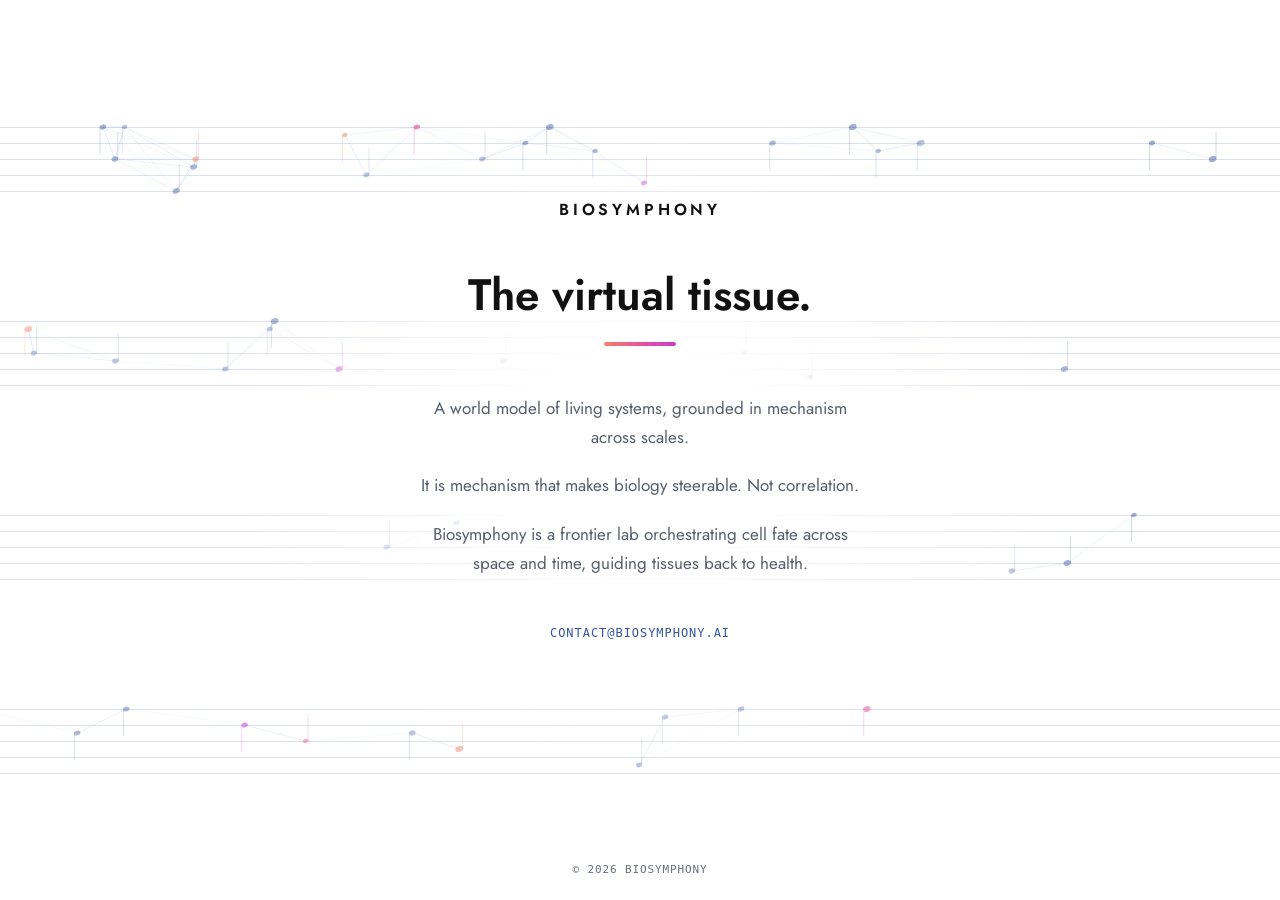
<file: index.html>
<!doctype html>
<html lang="en">
<head>
<meta charset="utf-8">
<meta name="viewport" content="width=device-width, initial-scale=1">
<title>Biosymphony</title>
<meta name="description" content="A frontier lab building a world model of living systems.">
<meta name="theme-color" media="(prefers-color-scheme: light)" content="#FFFFFF">
<meta name="theme-color" media="(prefers-color-scheme: dark)" content="#111111">
<meta property="og:title" content="Biosymphony">
<meta property="og:description" content="A frontier lab building a world model of living systems.">
<meta property="og:type" content="website">
<meta property="og:url" content="https://biosymphony.ai">
<link rel="icon" type="image/svg+xml" href="favicon.svg">
<style>
  @font-face {
    font-family: 'Jost';
    font-style: normal;
    font-weight: 100 900;
    font-display: swap;
    src: url('fonts/jost.woff2') format('woff2');
  }

  :root {
    /* brand-guide palette: ink #111111, gradient #F1836B/#E4569B/#C13FD1, blues #33569F/#93A3C9 */
    --paper:   #FFFFFF;
    --ink:     #111111;
    --muted:   #565D6B;
    --faint:   #657083;
    --blue:    #33569F;
    --pink:    #E4569B;
    --magenta: #C13FD1;
    --coral:   #F1836B;
  }

  @media (prefers-color-scheme: dark) {
    :root {
      --paper: #111111;
      --ink:   #F2F3F5;
      --muted: #A9AFBC;
      --faint: #767F90;
      --blue:  #7D9AD6; /* deck blue lightened for contrast on ink */
    }
  }

  * { margin: 0; padding: 0; box-sizing: border-box; }

  html { background: var(--paper); }

  body {
    /* background intentionally on html only — an opaque body background
       would paint over the fixed z-index:-1 canvas */
    color: var(--ink);
    font-family: 'Jost', 'Futura', 'Century Gothic', 'Trebuchet MS', sans-serif;
    font-weight: 400;
    display: flex;
    flex-direction: column;
    align-items: center;
    min-height: 100svh;
    padding: 1.5rem;
    -webkit-font-smoothing: antialiased;
    text-rendering: optimizeLegibility;
  }

  ::selection { background: var(--magenta); color: var(--paper); }
  :focus-visible { outline: 1px solid var(--blue); outline-offset: 4px; }

  canvas#field {
    position: fixed;
    inset: 0;
    z-index: -1;
    pointer-events: none;
    -webkit-mask-image: radial-gradient(ellipse closest-side at 50% 50%, transparent 20%, black 70%);
    mask-image: radial-gradient(ellipse closest-side at 50% 50%, transparent 20%, black 70%);
  }

  main {
    flex: 1;
    display: flex;
    flex-direction: column;
    align-items: center;
    justify-content: center;
    text-align: center;
    gap: 3rem;
    max-width: 40rem;
    padding: 3rem 0;
  }

  .wordmark {
    font-weight: 600;
    font-size: 1rem;
    letter-spacing: 0.24em;
    text-transform: uppercase;
  }

  h1 {
    font-weight: 600;
    font-size: clamp(1.9rem, 4.5vw, 2.75rem);
    line-height: 1.2;
  }

  .rule {
    width: 4.5rem;
    height: 4px;
    border-radius: 2px;
    background: linear-gradient(90deg, var(--coral), var(--pink), var(--magenta));
    margin-top: -1.75rem;
  }

  .manifesto {
    display: flex;
    flex-direction: column;
    gap: 1.25rem;
    max-width: 46ch;
  }

  .manifesto p {
    color: var(--muted);
    font-size: 1.0625rem;
    line-height: 1.7;
  }

  .contact {
    font-family: ui-monospace, 'SF Mono', SFMono-Regular, Menlo, Consolas, monospace;
    font-size: 0.75rem;
    letter-spacing: 0.08em;
    text-transform: uppercase;
    color: var(--faint);
  }

  .contact a {
    color: var(--blue);
    text-decoration: none;
    border-bottom: 1px solid transparent;
    transition: border-color 0.18s ease;
    display: inline-block;
    padding: 0.9375rem 0;
    margin: -0.9375rem 0;
  }

  .contact a:hover { border-bottom-color: var(--blue); }

  footer {
    margin-top: auto;
    font-family: ui-monospace, 'SF Mono', SFMono-Regular, Menlo, Consolas, monospace;
    font-size: 0.6875rem;
    letter-spacing: 0.08em;
    text-transform: uppercase;
    color: var(--faint);
    padding-top: 3rem;
  }
</style>
</head>
<body>
<canvas id="field" aria-hidden="true"></canvas>

<main>
  <p class="wordmark">Biosymphony</p>

  <h1>The virtual&nbsp;tissue.</h1>

  <div class="rule" aria-hidden="true"></div>

  <div class="manifesto">
    <p>A world model of living systems, grounded in mechanism across&nbsp;scales.</p>
    <p>It is mechanism that makes biology steerable. Not&nbsp;correlation.</p>
    <p>Biosymphony is a frontier lab orchestrating cell fate across space and time, guiding tissues back to&nbsp;health.</p>
  </div>

  <p class="contact"><a href="mailto:contact@biosymphony.ai">contact@biosymphony.ai</a></p>
</main>

<footer>&copy; 2026 Biosymphony</footer>

<script>
(function () {
  var canvas = document.getElementById('field');
  var ctx = canvas.getContext('2d');
  var reduced = window.matchMedia('(prefers-reduced-motion: reduce)');
  var dark = window.matchMedia('(prefers-color-scheme: dark)');

  var MARGIN = 60;

  function palette() {
    return dark.matches
      ? { staff: '147, 163, 201', staffA: 0.2, beamA: 0.18, note: '125, 154, 214' }
      : { staff: '147, 163, 201', staffA: 0.33, beamA: 0.3, note: '51, 86, 159' };
  }
  var pal = palette();

  /* accent notes sample the brand gradient: coral, pink, magenta */
  var GRADIENT = ['241, 131, 107', '228, 86, 155', '193, 63, 209'];

  /* a drifting score: faint five-line staves, note heads with hairline
     stems (stem direction follows engraving convention), proximity lines
     between notes on the same stave read as beams */
  var LINE_GAP = 16;
  var STAVE_LINES = 5;
  var STAVE_H = LINE_GAP * (STAVE_LINES - 1);
  var STAVE_GAP = 130;

  var w, h, dpr, R, staves, notes, rafId = null, last = 0;

  function build() {
    dpr = Math.min(window.devicePixelRatio || 1, 2);
    w = window.innerWidth;
    h = window.innerHeight;
    canvas.width = w * dpr;
    canvas.height = h * dpr;
    canvas.style.width = w + 'px';
    canvas.style.height = h + 'px';
    ctx.setTransform(dpr, 0, 0, dpr, 0, 0);
    R = Math.min(140, w * 0.16);

    var unit = STAVE_H + STAVE_GAP;
    var rows = Math.max(2, Math.round((h - STAVE_GAP) / unit));
    var totalH = rows * STAVE_H + (rows - 1) * STAVE_GAP;
    staves = [];
    for (var s = 0; s < rows; s++) staves.push((h - totalH) / 2 + s * unit);

    var count = Math.min(56, Math.floor(w * h / 24000));
    notes = new Array(count);
    for (var i = 0; i < count; i++) {
      notes[i] = spawn(Math.random() * (w + MARGIN * 2) - MARGIN);
    }
  }

  function spawn(x) {
    var stave = Math.floor(Math.random() * staves.length);
    var step = Math.floor(Math.random() * (STAVE_LINES * 2 - 1)); /* lines and spaces */
    return {
      stave: stave,
      x: x,
      y: staves[stave] + step * (LINE_GAP / 2),
      stemUp: step >= STAVE_LINES - 1,
      v: 0.12 + Math.random() * 0.22,
      r: 2.0 + Math.random() * 1.0,
      phase: Math.random() * Math.PI * 2,
      accent: Math.random() < 0.3,
      hue: GRADIENT[Math.floor(Math.random() * GRADIENT.length)]
    };
  }

  function draw(t) {
    ctx.clearRect(0, 0, w, h);

    ctx.lineWidth = 1;
    ctx.strokeStyle = 'rgba(' + pal.staff + ',' + pal.staffA + ')';
    for (var s = 0; s < staves.length; s++) {
      for (var k = 0; k < STAVE_LINES; k++) {
        var ly = staves[s] + k * LINE_GAP + 0.5;
        ctx.beginPath();
        ctx.moveTo(0, ly);
        ctx.lineTo(w, ly);
        ctx.stroke();
      }
    }

    var i, j, n, m;
    for (i = 0; i < notes.length; i++) {
      n = notes[i];
      for (j = i + 1; j < notes.length; j++) {
        m = notes[j];
        if (m.stave !== n.stave) continue;
        var dx = n.x - m.x, dy = n.y - m.y;
        var d = Math.sqrt(dx * dx + dy * dy);
        if (d < R) {
          ctx.strokeStyle = 'rgba(' + pal.staff + ',' + ((1 - d / R) * pal.beamA).toFixed(3) + ')';
          ctx.beginPath();
          ctx.moveTo(n.x, n.y);
          ctx.lineTo(m.x, m.y);
          ctx.stroke();
        }
      }
    }

    for (i = 0; i < notes.length; i++) {
      n = notes[i];
      var pulse = (Math.sin(t * 0.0008 + n.phase) + 1) / 2;
      var alpha = n.accent ? 0.45 + pulse * 0.2 : 0.32 + pulse * 0.15;
      var tone = n.accent ? n.hue : pal.note;
      var stemX = n.stemUp ? n.x + n.r * 1.15 : n.x - n.r * 1.15;
      var stemY = n.stemUp ? n.y - LINE_GAP * 1.7 : n.y + LINE_GAP * 1.7;
      ctx.strokeStyle = 'rgba(' + tone + ',' + (alpha * 0.45).toFixed(3) + ')';
      ctx.beginPath();
      ctx.moveTo(stemX, n.y);
      ctx.lineTo(stemX, stemY);
      ctx.stroke();
      ctx.fillStyle = 'rgba(' + tone + ',' + alpha.toFixed(3) + ')';
      ctx.save();
      ctx.translate(n.x, n.y);
      ctx.rotate(-0.32);
      ctx.scale(1.35, 1);
      ctx.beginPath();
      ctx.arc(0, 0, n.r, 0, Math.PI * 2);
      ctx.fill();
      ctx.restore();
    }
  }

  function step(t) {
    for (var i = 0; i < notes.length; i++) {
      notes[i].x -= notes[i].v;
      if (notes[i].x < -MARGIN) notes[i] = spawn(w + MARGIN);
    }
  }

  function loop(t) {
    rafId = requestAnimationFrame(loop);
    if (t - last < 33) return;
    last = t;
    step(t);
    draw(t);
  }

  function start() {
    if (rafId === null && !reduced.matches && !document.hidden) {
      rafId = requestAnimationFrame(loop);
    }
  }

  function stop() {
    if (rafId !== null) {
      cancelAnimationFrame(rafId);
      rafId = null;
    }
  }

  build();
  if (reduced.matches) {
    draw(0);
  } else {
    start();
  }

  reduced.addEventListener('change', function () {
    if (reduced.matches) { stop(); draw(0); } else { start(); }
  });

  dark.addEventListener('change', function () {
    pal = palette();
    if (reduced.matches) draw(0);
  });

  document.addEventListener('visibilitychange', function () {
    if (document.hidden) { stop(); } else { start(); }
  });

  var resizeTimer;
  window.addEventListener('resize', function () {
    clearTimeout(resizeTimer);
    resizeTimer = setTimeout(function () {
      build();
      if (reduced.matches) draw(0);
    }, 200);
  });
})();
</script>
</body>
</html>
</file>
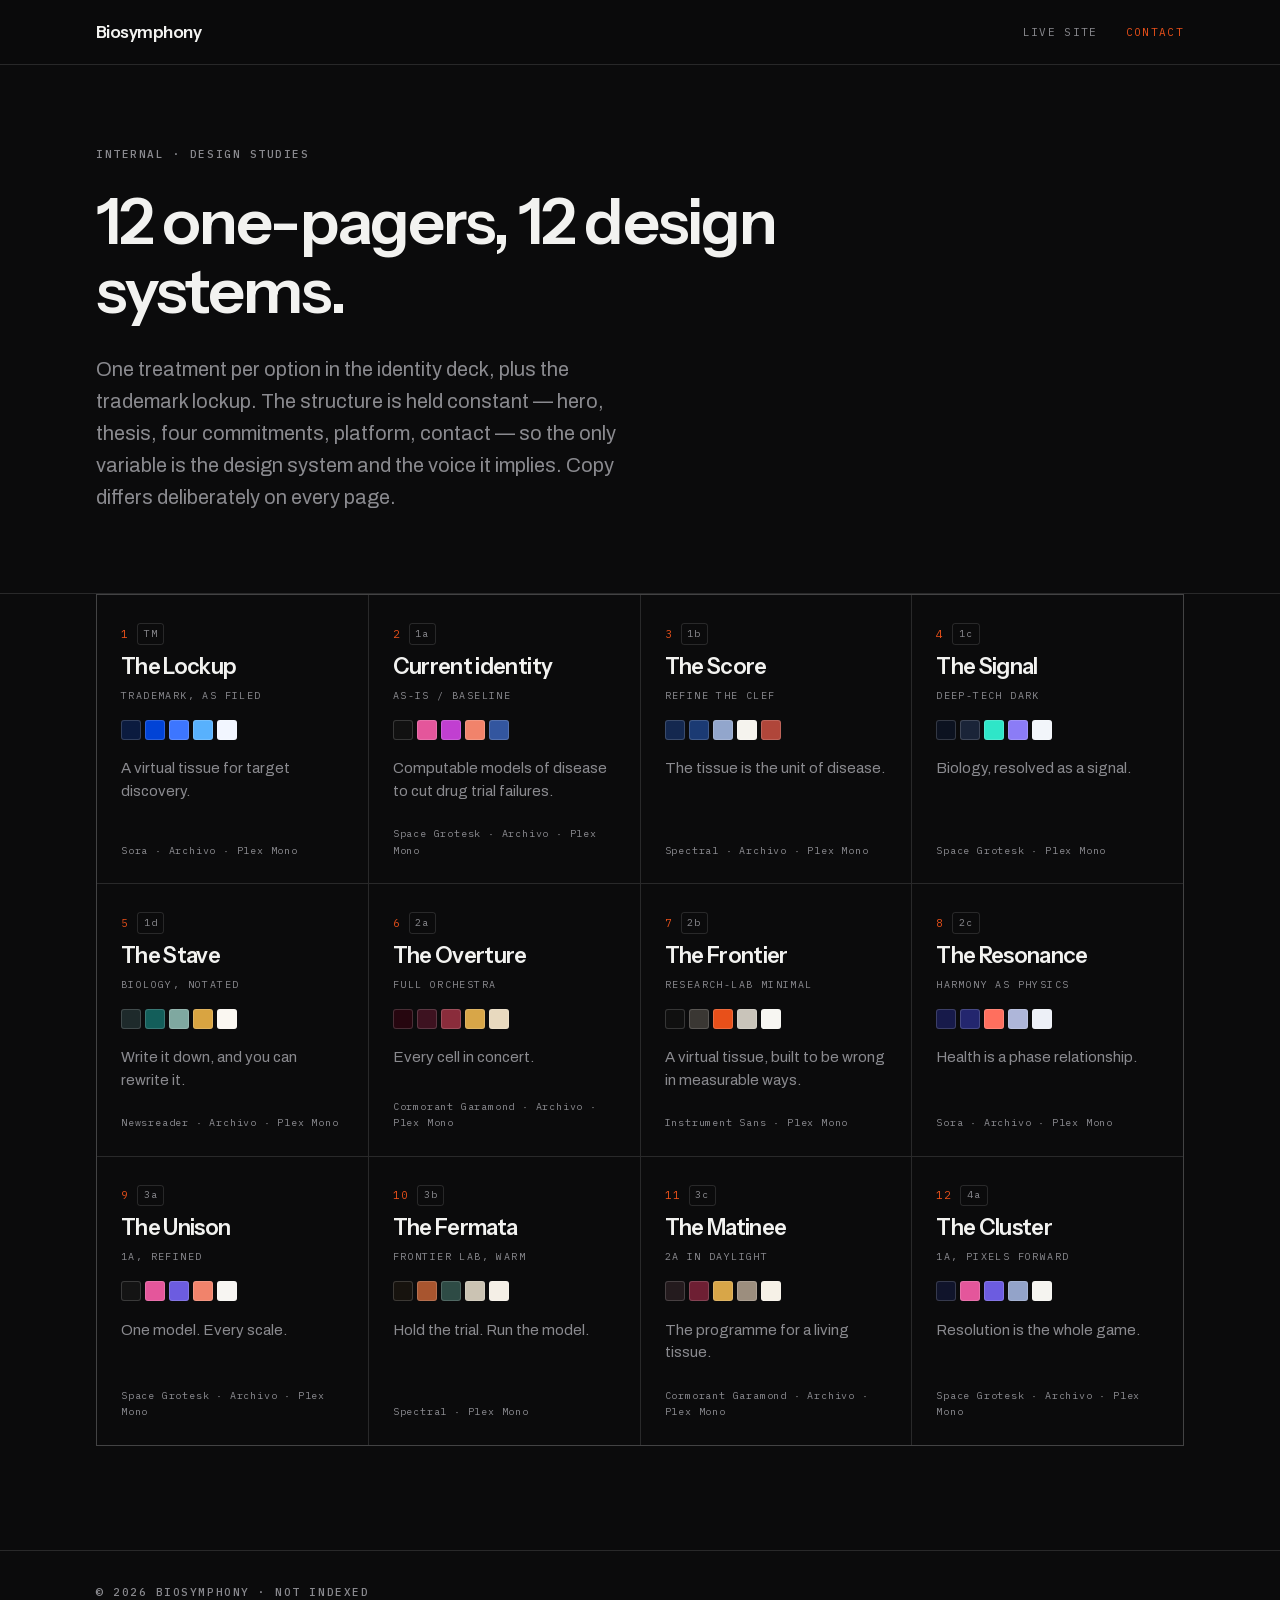
<file: demo/index.html>
<!doctype html>
<html lang="en">
<head>
<meta charset="utf-8">
<meta name="viewport" content="width=device-width, initial-scale=1">
<title>Design studies · Biosymphony</title>
<meta name="description" content="12 one-page treatments of the Biosymphony identity, one per design system in the options deck.">
<meta name="robots" content="noindex, nofollow">
<meta name="theme-color" content="#0B0B0C">
<link rel="icon" type="image/svg+xml" href="../favicon.svg">
<link rel="stylesheet" href="demo.css">
<style>
  :root {
    --ink:#0B0B0C; --ink-2:#141416; --fg:#F2F2F0; --fg-2:#8A8A8F;
    --accent:#E8501A; --rule:rgba(255,255,255,.12);
    --display:'Instrument Sans',system-ui,sans-serif; --body:'Archivo',system-ui,sans-serif;
    --dw:600; --dt:-.03em; --maxw:76rem;
  }
  body { padding-bottom:3rem; }
  .grid { display:grid; grid-template-columns:repeat(auto-fill,minmax(16.5rem,1fr)); gap:1px;
          background:var(--rule); border:1px solid var(--rule); }
  .card { background:var(--ink); padding:1.75rem 1.5rem 1.5rem; text-decoration:none; color:inherit;
          display:flex; flex-direction:column; gap:.6rem; transition:background .16s ease; }
  .card:hover { background:var(--ink-2); }
  .chip { display:flex; align-items:center; gap:.5rem; }
  .num { font-family:var(--mono); font-size:.6875rem; letter-spacing:.1em; color:var(--accent); }
  .code { font-family:var(--mono); font-size:.625rem; letter-spacing:.1em; color:var(--fg-2);
          border:1px solid var(--rule); border-radius:3px; padding:.1rem .35rem; }
  .card h2 { font-size:1.375rem; }
  .card .k { font-family:var(--mono); font-size:.625rem; letter-spacing:.14em;
             text-transform:uppercase; color:var(--fg-2); }
  .sw { display:flex; gap:4px; margin:.35rem 0 .25rem; }
  .sw i { width:20px; height:20px; border-radius:3px; display:block;
          box-shadow:inset 0 0 0 1px rgba(255,255,255,.16); }
  .card .hl { font-size:.9375rem; line-height:1.5; color:var(--fg-2); margin-top:.25rem; }
  .card .t { font-family:var(--mono); font-size:.625rem; letter-spacing:.08em;
             color:#8A8A8F; margin-top:auto; padding-top:.9rem; }
</style>
</head>
<body>

<header class="top">
  <div class="wrap">
    <a class="brand" href="../"><span class="name">Biosymphony</span></a>
    <nav><a href="../">Live site</a><a class="cta" href="mailto:contact@biosymphony.ai">Contact</a></nav>
  </div>
</header>

<main>
  <section class="hero" style="padding-block:clamp(3rem,8vw,5rem)">
    <div class="wrap">
      <span class="mono eyebrow">Internal · design studies</span>
      <h1 style="max-width:20ch">12 one-pagers, 12 design systems.</h1>
      <p class="lede">One treatment per option in the identity deck, plus the trademark lockup. The
      structure is held constant — hero, thesis, four commitments, platform, contact — so the only
      variable is the design system and the voice it implies. Copy differs deliberately on every page.</p>
    </div>
  </section>

  <section style="padding-top:0">
    <div class="wrap"><div class="grid"><a class="card" href="1/">
      <div class="chip"><span class="num">1</span><span class="code">TM</span></div>
      <h2>The Lockup</h2>
      <p class="k">TRADEMARK, AS FILED</p>
      <div class="sw"><i style="background:#0B1B3F"></i><i style="background:#0143D6"></i><i style="background:#3D76FF"></i><i style="background:#58B1FD"></i><i style="background:#F2F6FF"></i></div>
      <p class="hl">A virtual tissue for target discovery.</p>
      <p class="t">Sora · Archivo · Plex Mono</p>
    </a><a class="card" href="2/">
      <div class="chip"><span class="num">2</span><span class="code">1a</span></div>
      <h2>Current identity</h2>
      <p class="k">AS-IS / BASELINE</p>
      <div class="sw"><i style="background:#111111"></i><i style="background:#E4569B"></i><i style="background:#C13FD1"></i><i style="background:#F1836B"></i><i style="background:#33569F"></i></div>
      <p class="hl">Computable models of disease to cut drug trial failures.</p>
      <p class="t">Space Grotesk · Archivo · Plex Mono</p>
    </a><a class="card" href="3/">
      <div class="chip"><span class="num">3</span><span class="code">1b</span></div>
      <h2>The Score</h2>
      <p class="k">REFINE THE CLEF</p>
      <div class="sw"><i style="background:#14284F"></i><i style="background:#1B3A73"></i><i style="background:#92A6CC"></i><i style="background:#F5F3EE"></i><i style="background:#B0463A"></i></div>
      <p class="hl">The tissue is the unit of disease.</p>
      <p class="t">Spectral · Archivo · Plex Mono</p>
    </a><a class="card" href="4/">
      <div class="chip"><span class="num">4</span><span class="code">1c</span></div>
      <h2>The Signal</h2>
      <p class="k">DEEP-TECH DARK</p>
      <div class="sw"><i style="background:#0C1220"></i><i style="background:#1A2438"></i><i style="background:#2FE6C8"></i><i style="background:#8B7CF6"></i><i style="background:#F2F5FA"></i></div>
      <p class="hl">Biology, resolved as a signal.</p>
      <p class="t">Space Grotesk · Plex Mono</p>
    </a><a class="card" href="5/">
      <div class="chip"><span class="num">5</span><span class="code">1d</span></div>
      <h2>The Stave</h2>
      <p class="k">BIOLOGY, NOTATED</p>
      <div class="sw"><i style="background:#1E2A2B"></i><i style="background:#135E5A"></i><i style="background:#7FA8A0"></i><i style="background:#D9A441"></i><i style="background:#FAF7F1"></i></div>
      <p class="hl">Write it down, and you can rewrite it.</p>
      <p class="t">Newsreader · Archivo · Plex Mono</p>
    </a><a class="card" href="6/">
      <div class="chip"><span class="num">6</span><span class="code">2a</span></div>
      <h2>The Overture</h2>
      <p class="k">FULL ORCHESTRA</p>
      <div class="sw"><i style="background:#26060F"></i><i style="background:#3D1220"></i><i style="background:#8A2C3B"></i><i style="background:#D8A648"></i><i style="background:#E8D9BF"></i></div>
      <p class="hl">Every cell in concert.</p>
      <p class="t">Cormorant Garamond · Archivo · Plex Mono</p>
    </a><a class="card" href="7/">
      <div class="chip"><span class="num">7</span><span class="code">2b</span></div>
      <h2>The Frontier</h2>
      <p class="k">RESEARCH-LAB MINIMAL</p>
      <div class="sw"><i style="background:#101010"></i><i style="background:#3A3733"></i><i style="background:#E8501A"></i><i style="background:#C9C4BA"></i><i style="background:#F7F6F2"></i></div>
      <p class="hl">A virtual tissue, built to be wrong in measurable ways.</p>
      <p class="t">Instrument Sans · Plex Mono</p>
    </a><a class="card" href="8/">
      <div class="chip"><span class="num">8</span><span class="code">2c</span></div>
      <h2>The Resonance</h2>
      <p class="k">HARMONY AS PHYSICS</p>
      <div class="sw"><i style="background:#171A4A"></i><i style="background:#23266E"></i><i style="background:#FF6F5E"></i><i style="background:#AEB6D9"></i><i style="background:#EDF0F7"></i></div>
      <p class="hl">Health is a phase relationship.</p>
      <p class="t">Sora · Archivo · Plex Mono</p>
    </a><a class="card" href="9/">
      <div class="chip"><span class="num">9</span><span class="code">3a</span></div>
      <h2>The Unison</h2>
      <p class="k">1A, REFINED</p>
      <div class="sw"><i style="background:#141414"></i><i style="background:#E4569B"></i><i style="background:#6C5CE0"></i><i style="background:#F1836B"></i><i style="background:#F7F5F2"></i></div>
      <p class="hl">One model. Every scale.</p>
      <p class="t">Space Grotesk · Archivo · Plex Mono</p>
    </a><a class="card" href="10/">
      <div class="chip"><span class="num">10</span><span class="code">3b</span></div>
      <h2>The Fermata</h2>
      <p class="k">FRONTIER LAB, WARM</p>
      <div class="sw"><i style="background:#17130E"></i><i style="background:#A8552F"></i><i style="background:#2E4B45"></i><i style="background:#CBC3B3"></i><i style="background:#F4EFE6"></i></div>
      <p class="hl">Hold the trial. Run the model.</p>
      <p class="t">Spectral · Plex Mono</p>
    </a><a class="card" href="11/">
      <div class="chip"><span class="num">11</span><span class="code">3c</span></div>
      <h2>The Matinee</h2>
      <p class="k">2A IN DAYLIGHT</p>
      <div class="sw"><i style="background:#241B1E"></i><i style="background:#6E1F33"></i><i style="background:#D8A648"></i><i style="background:#9C8E7E"></i><i style="background:#F6F1E7"></i></div>
      <p class="hl">The programme for a living tissue.</p>
      <p class="t">Cormorant Garamond · Archivo · Plex Mono</p>
    </a><a class="card" href="12/">
      <div class="chip"><span class="num">12</span><span class="code">4a</span></div>
      <h2>The Cluster</h2>
      <p class="k">1A, PIXELS FORWARD</p>
      <div class="sw"><i style="background:#10142B"></i><i style="background:#E4569B"></i><i style="background:#6C5CE0"></i><i style="background:#93A3C9"></i><i style="background:#F5F4F0"></i></div>
      <p class="hl">Resolution is the whole game.</p>
      <p class="t">Space Grotesk · Archivo · Plex Mono</p>
    </a></div></div>
  </section>
</main>

<footer>
  <div class="wrap"><span class="mono">&copy; 2026 Biosymphony · not indexed</span></div>
</footer>
</body>
</html>
</file>
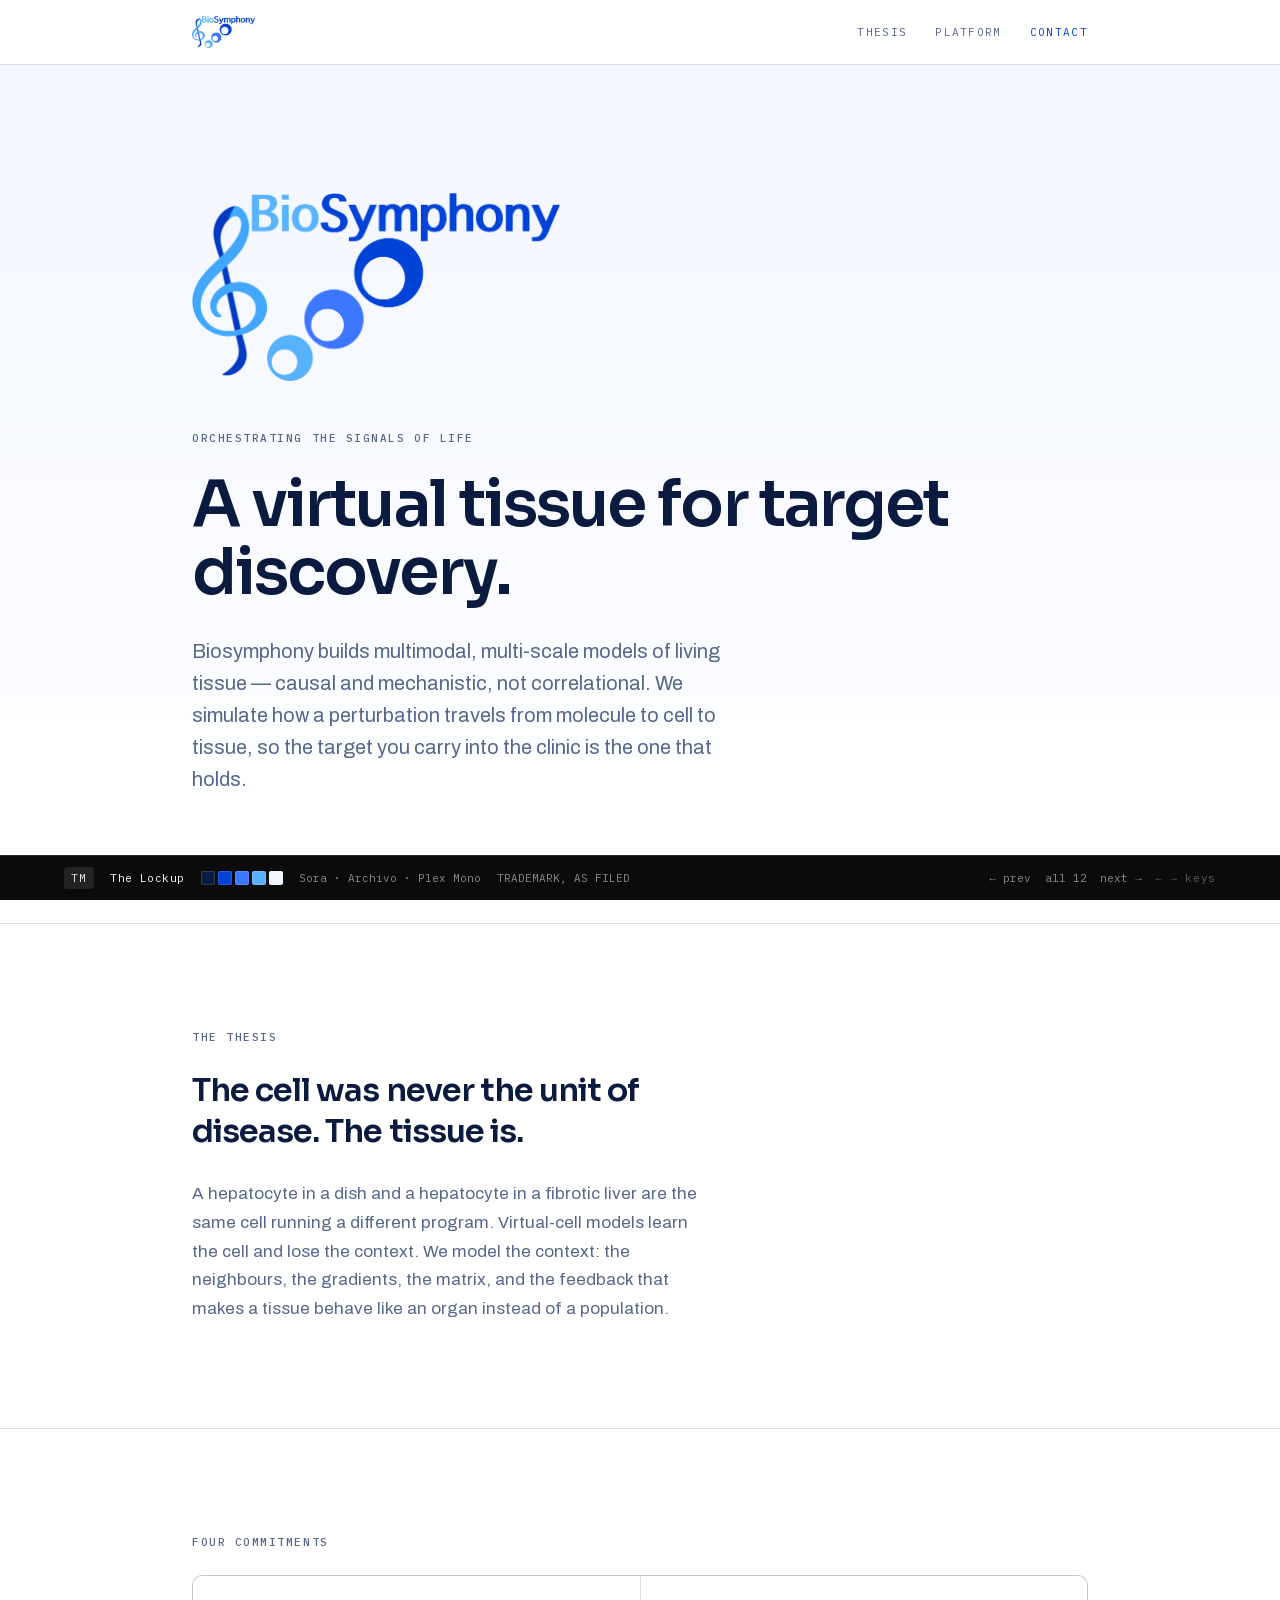
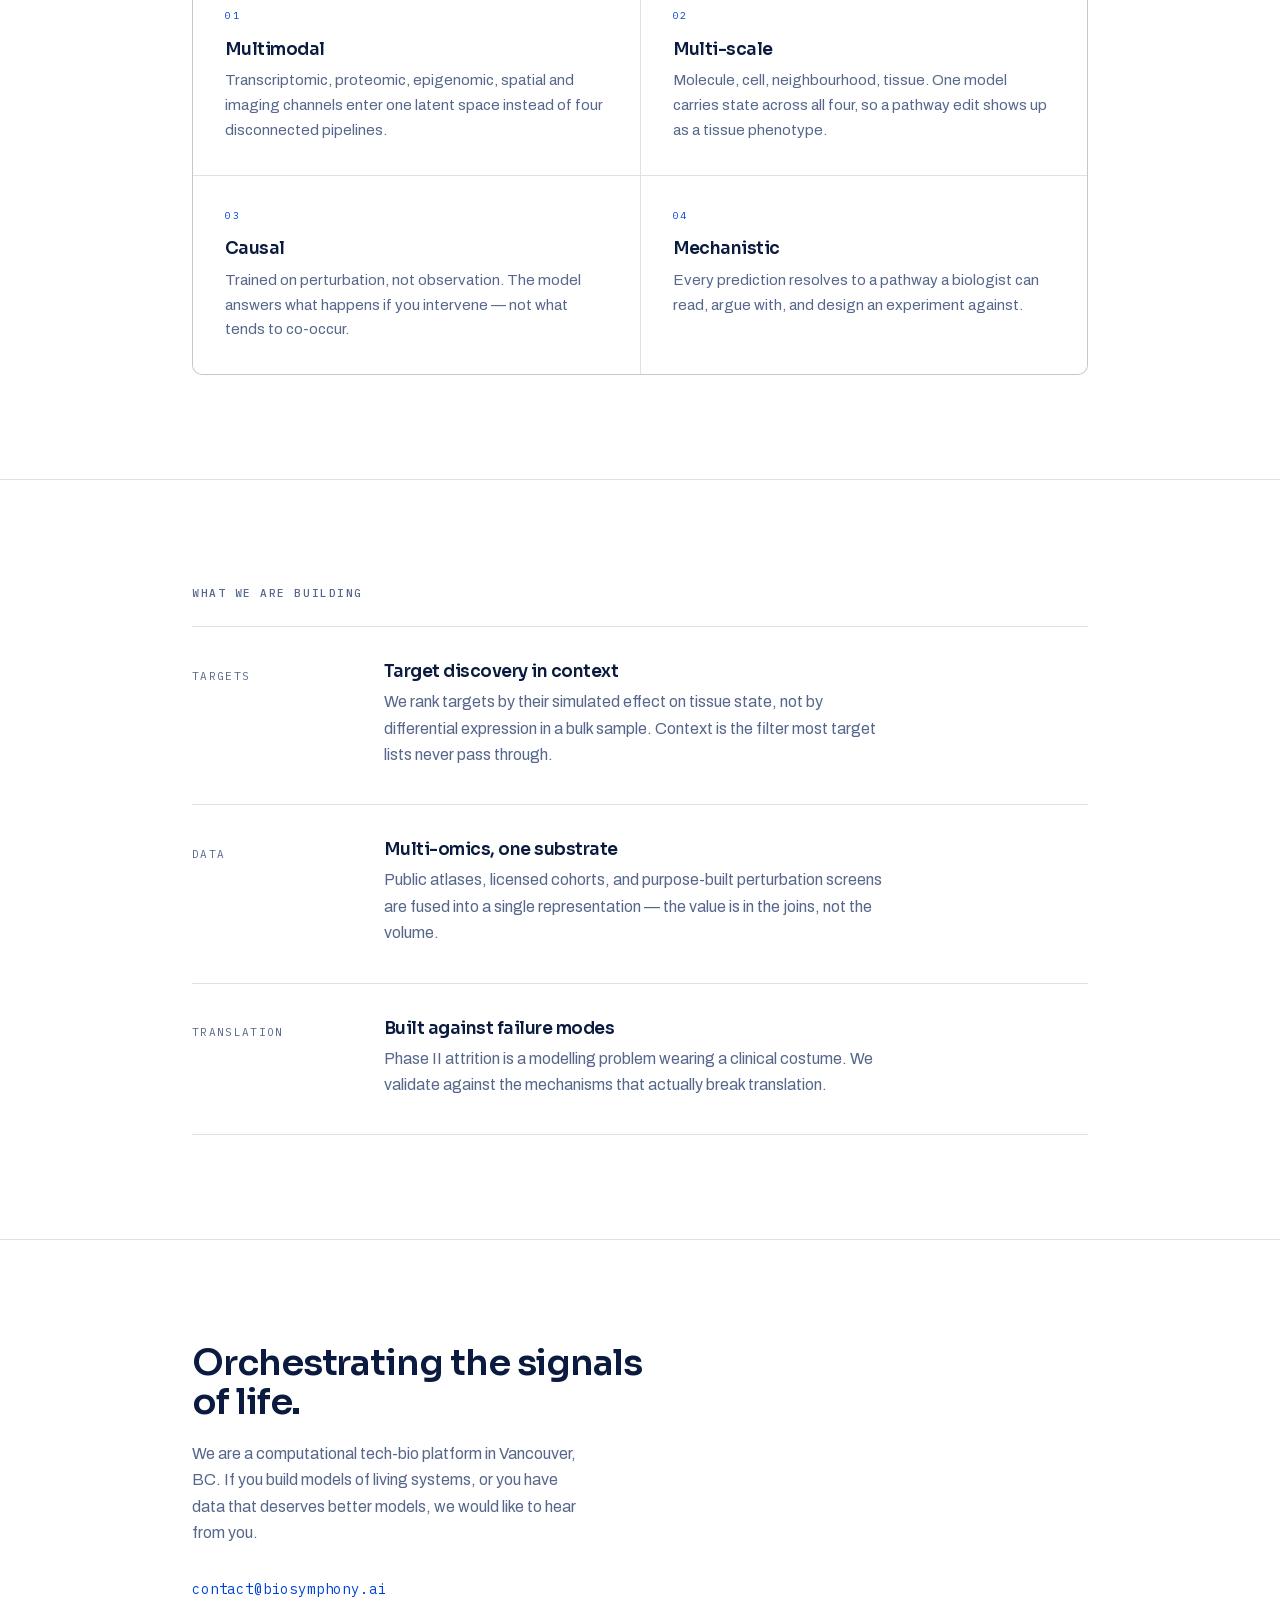
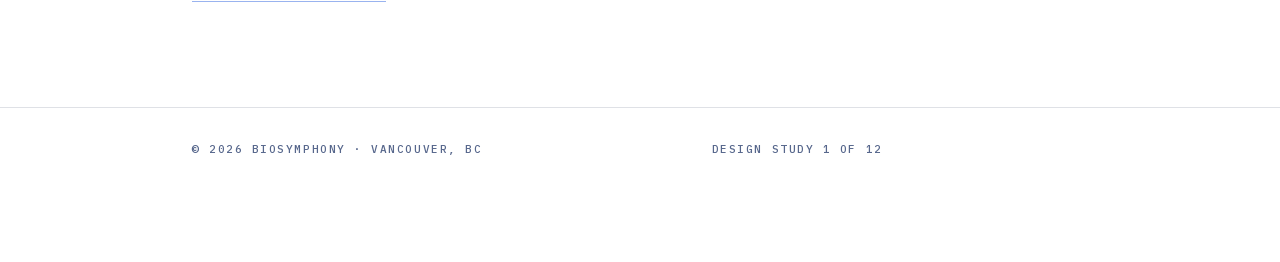
<file: demo/1/index.html>
<!doctype html>
<html lang="en">
<head>
<meta charset="utf-8">
<meta name="viewport" content="width=device-width, initial-scale=1">
<title>The Lockup · Biosymphony design study 1</title>
<meta name="description" content="Biosymphony design system study 1 — The Lockup (TM). One-page treatment of the virtual-tissue positioning.">
<meta name="robots" content="noindex, nofollow">
<meta name="theme-color" content="#0B1B3F">
<link rel="icon" type="image/svg+xml" href="../../favicon.svg">
<link rel="stylesheet" href="../demo.css">
<style>
  :root { --ink:#FFFFFF; --ink-2:#F2F6FF; --fg:#0B1B3F; --fg-2:#57678C;
    --accent:#0143D6; --accent-2:#58B1FD; --rule:rgba(11,27,63,.13);
    --display:'Sora',system-ui,sans-serif; --body:'Archivo',system-ui,sans-serif;
    --dw:600; --dt:-.03em; --dlh:1.06; --radius:10px; }
  .hero{background:linear-gradient(180deg,var(--ink-2),transparent)}
    .grid4 .n{color:var(--accent)}
    .ornament img{width:min(23rem,80%)}
</style>
</head>
<body>

<header class="top">
  <div class="wrap">
    <a class="brand" href="../" aria-label="Biosymphony design studies"><img src="../assets/biosymphony-tm.png" alt="" width="30" height="15" style="height:2rem;width:auto"></a>
    <nav>
      <a class="hide-sm" href="#thesis">Thesis</a>
      <a class="hide-sm" href="#platform">Platform</a>
      <a class="cta" href="mailto:contact@biosymphony.ai">Contact</a>
    </nav>
  </div>
</header>

<main>
  <section class="hero">
    <div class="wrap">
      <div class="ornament"><img src="../assets/biosymphony-tm.png" alt="Biosymphony" width="746" height="381"></div>
      <span class="mono eyebrow">Orchestrating the signals of life</span>
      <h1>A virtual tissue for target discovery.</h1>
      <p class="lede">Biosymphony builds multimodal, multi-scale models of living tissue — causal and mechanistic, not correlational. We simulate how a perturbation travels from molecule to cell to tissue, so the target you carry into the clinic is the one that holds.</p>
      
    </div>
  </section>

  <section class="thesis" id="thesis">
    <div class="wrap">
      <span class="mono eyebrow">The thesis</span>
      <p>The cell was never the unit of disease. The tissue is.</p>
      <p class="after">A hepatocyte in a dish and a hepatocyte in a fibrotic liver are the same cell running a different program. Virtual-cell models learn the cell and lose the context. We model the context: the neighbours, the gradients, the matrix, and the feedback that makes a tissue behave like an organ instead of a population.</p>
    </div>
  </section>

  <section id="platform">
    <div class="wrap">
      <span class="mono eyebrow">Four commitments</span>
      <div class="grid4"><div><span class="n">01</span><h3>Multimodal</h3><p>Transcriptomic, proteomic, epigenomic, spatial and imaging channels enter one latent space instead of four disconnected pipelines.</p></div><div><span class="n">02</span><h3>Multi-scale</h3><p>Molecule, cell, neighbourhood, tissue. One model carries state across all four, so a pathway edit shows up as a tissue phenotype.</p></div><div><span class="n">03</span><h3>Causal</h3><p>Trained on perturbation, not observation. The model answers what happens if you intervene — not what tends to co-occur.</p></div><div><span class="n">04</span><h3>Mechanistic</h3><p>Every prediction resolves to a pathway a biologist can read, argue with, and design an experiment against.</p></div></div>
    </div>
  </section>

  <section>
    <div class="wrap">
      <span class="mono eyebrow">What we are building</span>
      <div class="rows"><div class="row"><div class="k">Targets</div><div><h3>Target discovery in context</h3><p>We rank targets by their simulated effect on tissue state, not by differential expression in a bulk sample. Context is the filter most target lists never pass through.</p></div></div><div class="row"><div class="k">Data</div><div><h3>Multi-omics, one substrate</h3><p>Public atlases, licensed cohorts, and purpose-built perturbation screens are fused into a single representation — the value is in the joins, not the volume.</p></div></div><div class="row"><div class="k">Translation</div><div><h3>Built against failure modes</h3><p>Phase II attrition is a modelling problem wearing a clinical costume. We validate against the mechanisms that actually break translation.</p></div></div></div>
      
    </div>
  </section>

  <section class="cta">
    <div class="wrap">
      <h2>Orchestrating the signals of life.</h2>
      <p>We are a computational tech-bio platform in Vancouver, BC. If you build models of living systems, or you have data that deserves better models, we would like to hear from you.</p>
      <a class="mail link" href="mailto:contact@biosymphony.ai">contact@biosymphony.ai</a>
    </div>
  </section>
</main>

<footer>
  <div class="wrap">
    <span class="mono">&copy; 2026 Biosymphony · Vancouver, BC</span>
    <a class="mono" href="../" style="text-decoration:none">Design study 1 of 12</a>
  </div>
</footer>

<div class="spec">
  <div class="wrap">
    <span class="tag">TM</span>
    <span class="nm">The Lockup</span>
    <span class="sw"><i style="background:#0B1B3F"></i><i style="background:#0143D6"></i><i style="background:#3D76FF"></i><i style="background:#58B1FD"></i><i style="background:#F2F6FF"></i></span>
    <span class="meta">Sora · Archivo · Plex Mono</span>
    <span class="meta">TRADEMARK, AS FILED</span>
    <span class="nav"><a rel="prev" href="../12/">&larr; prev</a><a href="../">all 12</a><a rel="next" href="../2/">next &rarr;</a><span class="hint" aria-hidden="true"><b class="k">&larr; &rarr; keys</b><b class="t">or swipe</b></span></span>
  </div>
</div>
<script src="../nav.js" defer></script>
</body>
</html>
</file>
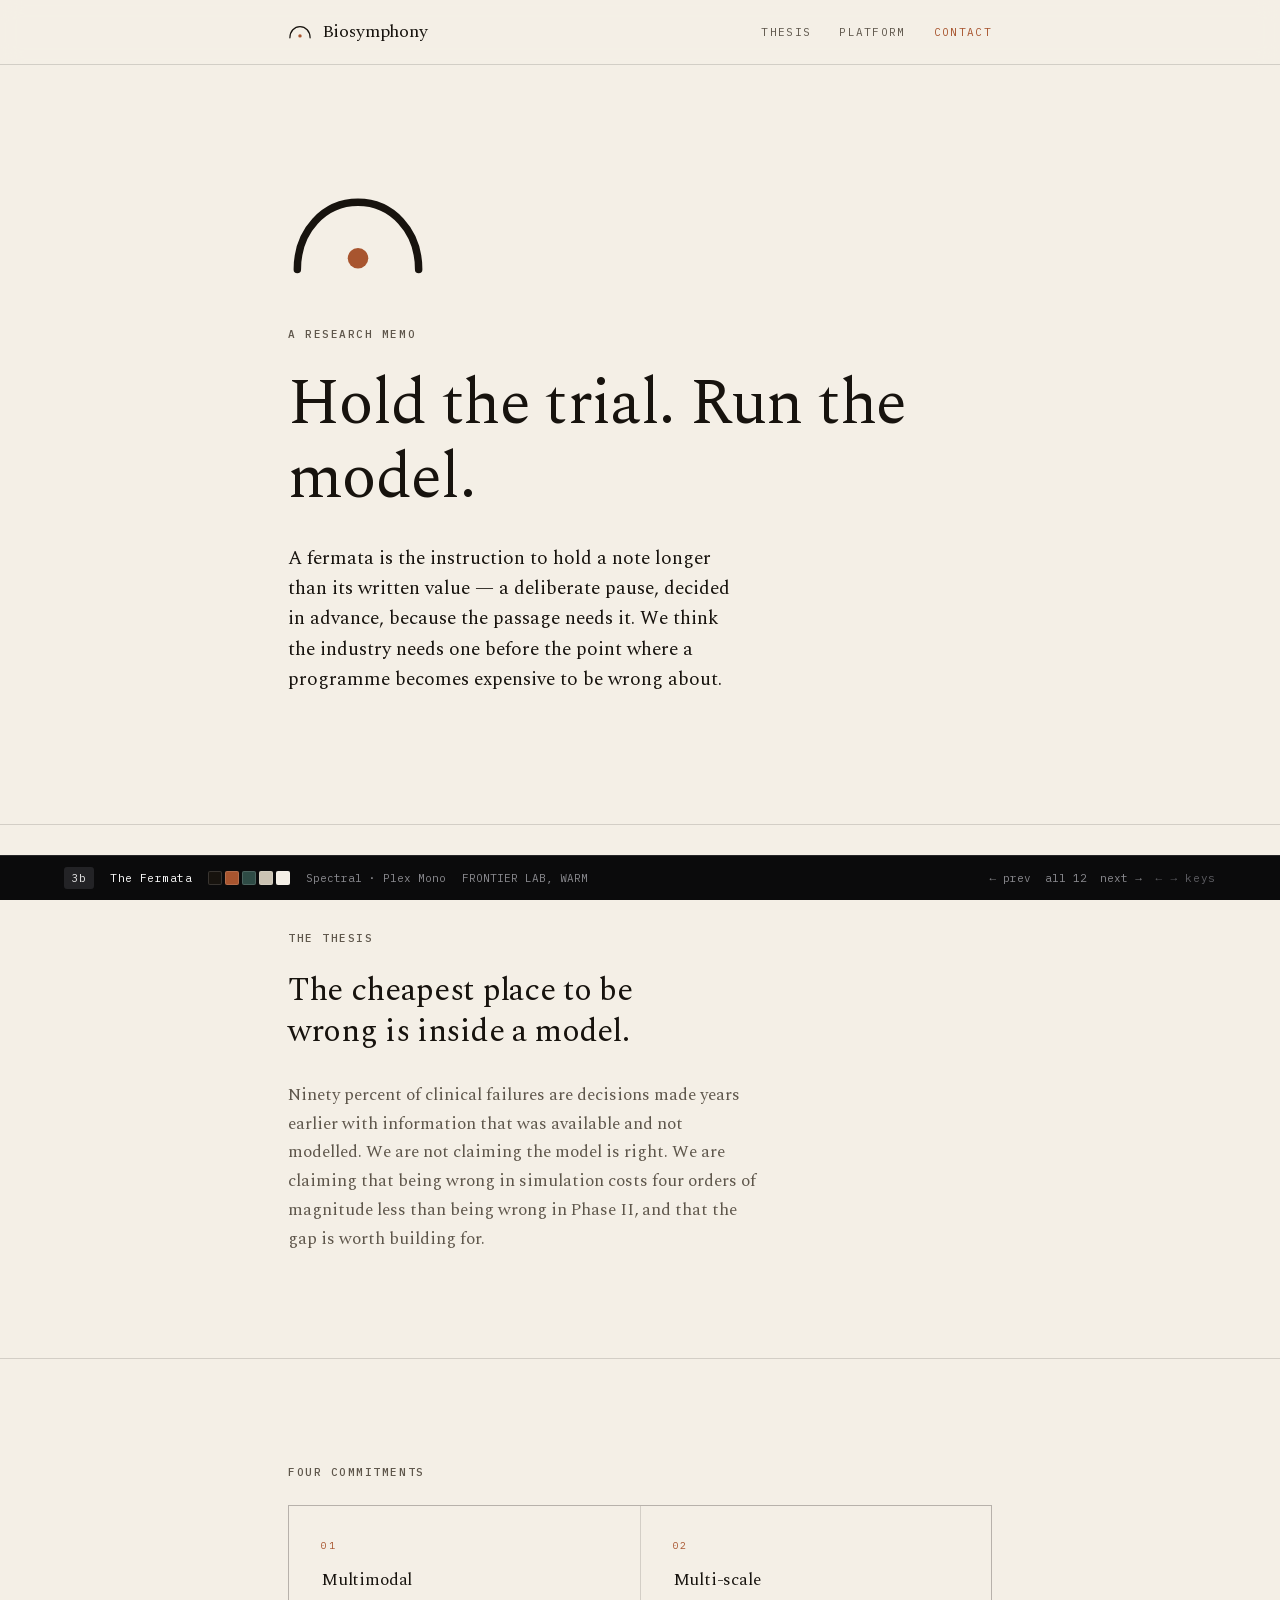
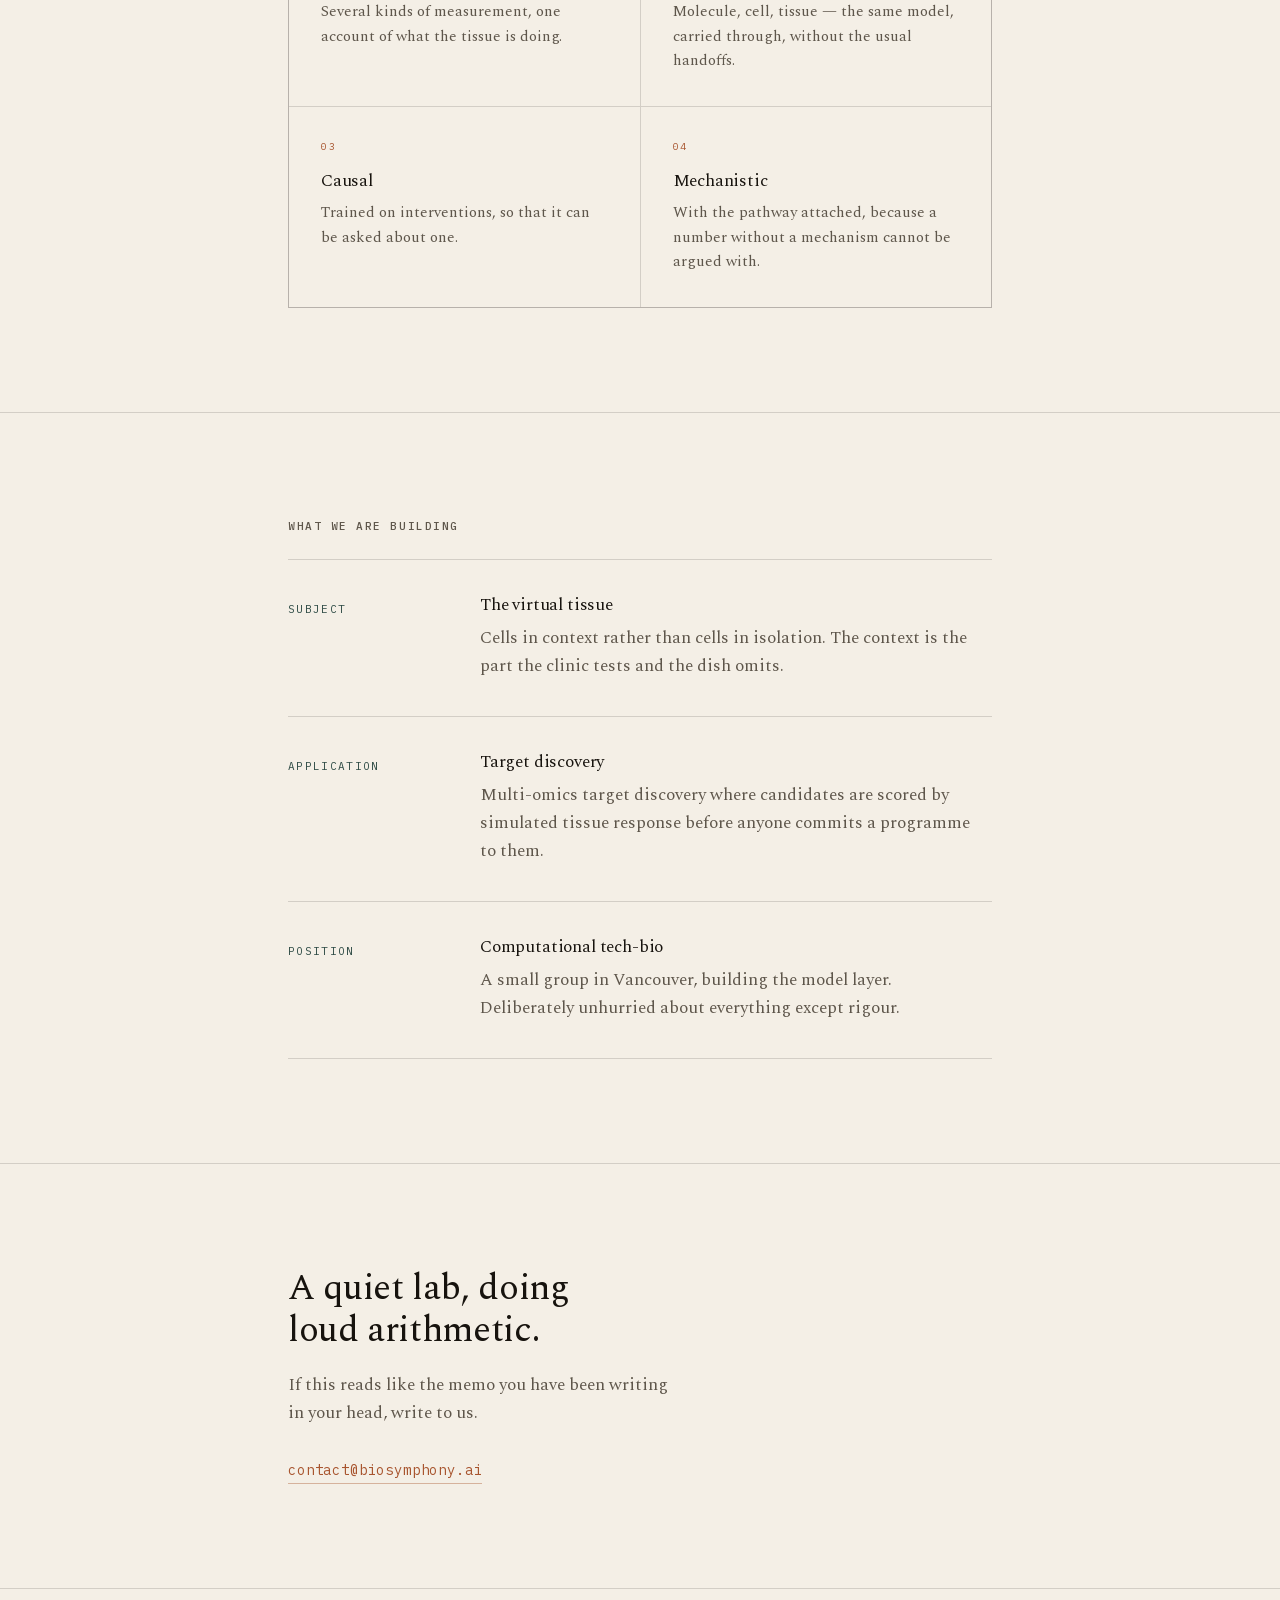
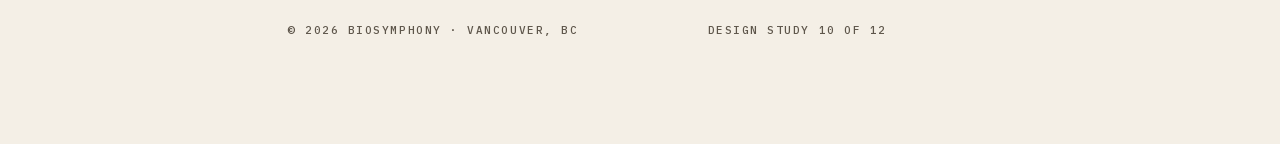
<file: demo/10/index.html>
<!doctype html>
<html lang="en">
<head>
<meta charset="utf-8">
<meta name="viewport" content="width=device-width, initial-scale=1">
<title>The Fermata · Biosymphony design study 10</title>
<meta name="description" content="Biosymphony design system study 10 — The Fermata (3b). One-page treatment of the virtual-tissue positioning.">
<meta name="robots" content="noindex, nofollow">
<meta name="theme-color" content="#17130E">
<link rel="icon" type="image/svg+xml" href="../../favicon.svg">
<link rel="stylesheet" href="../demo.css">
<style>
  :root { --ink:#F4EFE6; --ink-2:#FBF8F2; --fg:#17130E; --fg-2:#5E564B;
    --accent:#A8552F; --accent-2:#2E4B45; --rule:rgba(23,19,14,.15);
    --display:'Spectral',Georgia,serif; --body:'Spectral',Georgia,serif;
    --dw:400; --dt:-.01em; --dlh:1.16; --maxw:52rem; }
  .brand .name{font-size:1.125rem}
    body{font-size:1.0625rem}
    .lede{font-size:clamp(1.0625rem,1.9vw,1.1875rem);color:var(--fg)}
    .grid4 .n{color:var(--accent)}
    .row .k{color:var(--accent-2)}
    .memo{font-family:var(--mono);font-size:.6875rem;letter-spacing:.12em;
      text-transform:uppercase;color:var(--fg-2);display:flex;flex-wrap:wrap;gap:.5rem 1.5rem;
      padding-bottom:1.5rem;margin-bottom:2.5rem;border-bottom:1px solid var(--rule)}
</style>
</head>
<body>

<header class="top">
  <div class="wrap">
    <a class="brand" href="../"><svg viewBox="0 0 150 90" width="24" height="14" fill="none" aria-hidden="true">
  <path d="M10 82C10 40 39 10 75 10s65 30 65 72" stroke="#17130E" stroke-width="8" stroke-linecap="round"/>
  <circle cx="75" cy="70" r="11" fill="#A8552F"/>
</svg><span class="name">Biosymphony</span></a>
    <nav>
      <a class="hide-sm" href="#thesis">Thesis</a>
      <a class="hide-sm" href="#platform">Platform</a>
      <a class="cta" href="mailto:contact@biosymphony.ai">Contact</a>
    </nav>
  </div>
</header>

<main>
  <section class="hero">
    <div class="wrap">
      <div class="ornament"><svg viewBox="0 0 150 90" width="140" height="84" fill="none" aria-hidden="true">
  <path d="M10 82C10 40 39 10 75 10s65 30 65 72" stroke="#17130E" stroke-width="8" stroke-linecap="round"/>
  <circle cx="75" cy="70" r="11" fill="#A8552F"/>
</svg></div>
      <span class="mono eyebrow">A research memo</span>
      <h1>Hold the trial. Run the model.</h1>
      <p class="lede">A fermata is the instruction to hold a note longer than its written value — a deliberate pause, decided in advance, because the passage needs it. We think the industry needs one before the point where a programme becomes expensive to be wrong about.</p>
      
    </div>
  </section>

  <section class="thesis" id="thesis">
    <div class="wrap">
      <span class="mono eyebrow">The thesis</span>
      <p>The cheapest place to be wrong is inside a model.</p>
      <p class="after">Ninety percent of clinical failures are decisions made years earlier with information that was available and not modelled. We are not claiming the model is right. We are claiming that being wrong in simulation costs four orders of magnitude less than being wrong in Phase II, and that the gap is worth building for.</p>
    </div>
  </section>

  <section id="platform">
    <div class="wrap">
      <span class="mono eyebrow">Four commitments</span>
      <div class="grid4"><div><span class="n">01</span><h3>Multimodal</h3><p>Several kinds of measurement, one account of what the tissue is doing.</p></div><div><span class="n">02</span><h3>Multi-scale</h3><p>Molecule, cell, tissue — the same model, carried through, without the usual handoffs.</p></div><div><span class="n">03</span><h3>Causal</h3><p>Trained on interventions, so that it can be asked about one.</p></div><div><span class="n">04</span><h3>Mechanistic</h3><p>With the pathway attached, because a number without a mechanism cannot be argued with.</p></div></div>
    </div>
  </section>

  <section>
    <div class="wrap">
      <span class="mono eyebrow">What we are building</span>
      <div class="rows"><div class="row"><div class="k">Subject</div><div><h3>The virtual tissue</h3><p>Cells in context rather than cells in isolation. The context is the part the clinic tests and the dish omits.</p></div></div><div class="row"><div class="k">Application</div><div><h3>Target discovery</h3><p>Multi-omics target discovery where candidates are scored by simulated tissue response before anyone commits a programme to them.</p></div></div><div class="row"><div class="k">Position</div><div><h3>Computational tech-bio</h3><p>A small group in Vancouver, building the model layer. Deliberately unhurried about everything except rigour.</p></div></div></div>
      
    </div>
  </section>

  <section class="cta">
    <div class="wrap">
      <h2>A quiet lab, doing loud arithmetic.</h2>
      <p>If this reads like the memo you have been writing in your head, write to us.</p>
      <a class="mail link" href="mailto:contact@biosymphony.ai">contact@biosymphony.ai</a>
    </div>
  </section>
</main>

<footer>
  <div class="wrap">
    <span class="mono">&copy; 2026 Biosymphony · Vancouver, BC</span>
    <a class="mono" href="../" style="text-decoration:none">Design study 10 of 12</a>
  </div>
</footer>

<div class="spec">
  <div class="wrap">
    <span class="tag">3b</span>
    <span class="nm">The Fermata</span>
    <span class="sw"><i style="background:#17130E"></i><i style="background:#A8552F"></i><i style="background:#2E4B45"></i><i style="background:#CBC3B3"></i><i style="background:#F4EFE6"></i></span>
    <span class="meta">Spectral · Plex Mono</span>
    <span class="meta">FRONTIER LAB, WARM</span>
    <span class="nav"><a rel="prev" href="../9/">&larr; prev</a><a href="../">all 12</a><a rel="next" href="../11/">next &rarr;</a><span class="hint" aria-hidden="true"><b class="k">&larr; &rarr; keys</b><b class="t">or swipe</b></span></span>
  </div>
</div>
<script src="../nav.js" defer></script>
</body>
</html>
</file>
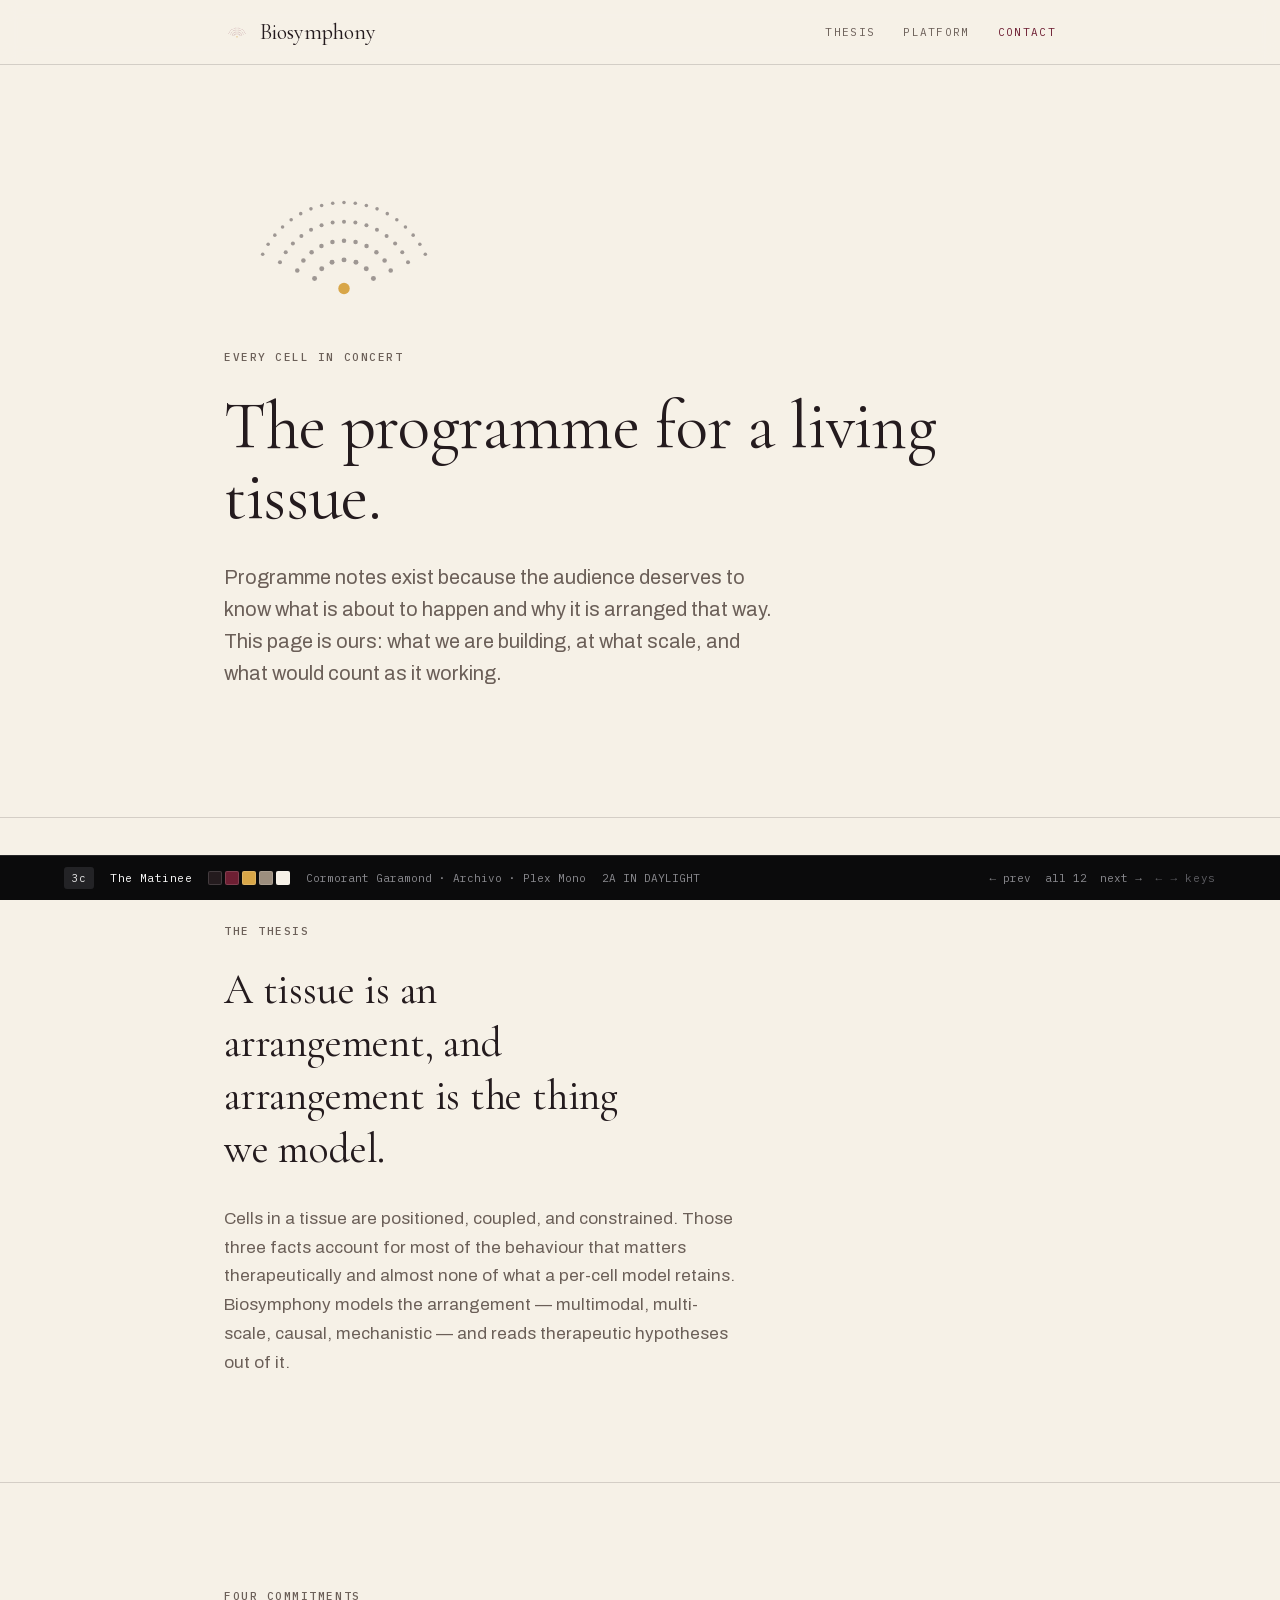
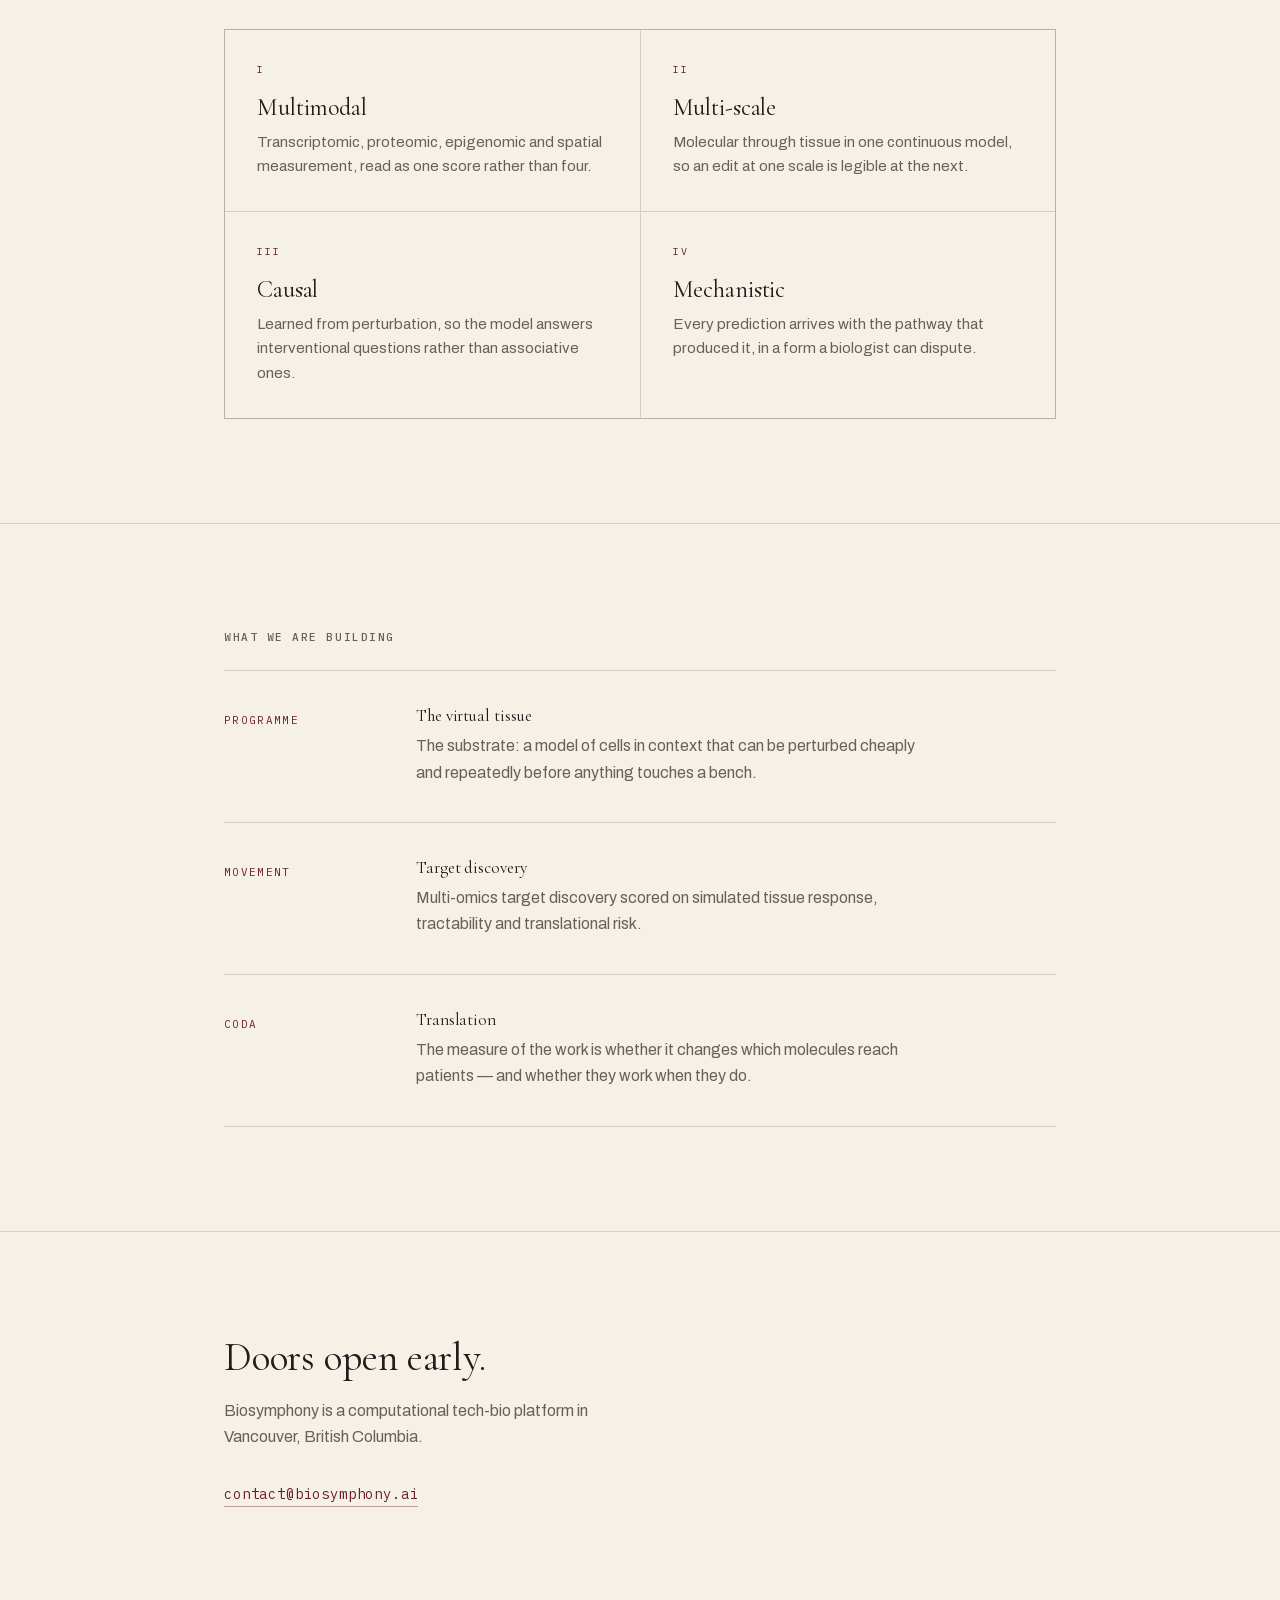
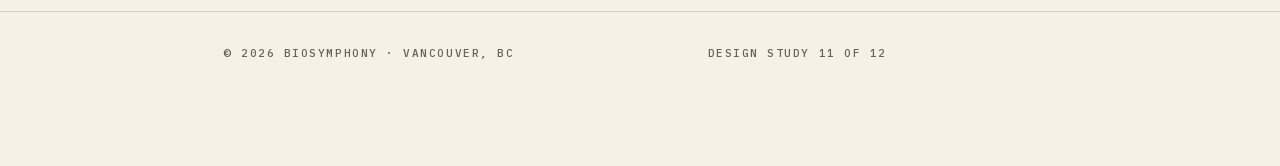
<file: demo/11/index.html>
<!doctype html>
<html lang="en">
<head>
<meta charset="utf-8">
<meta name="viewport" content="width=device-width, initial-scale=1">
<title>The Matinee · Biosymphony design study 11</title>
<meta name="description" content="Biosymphony design system study 11 — The Matinee (3c). One-page treatment of the virtual-tissue positioning.">
<meta name="robots" content="noindex, nofollow">
<meta name="theme-color" content="#241B1E">
<link rel="icon" type="image/svg+xml" href="../../favicon.svg">
<link rel="stylesheet" href="../demo.css">
<style>
  :root { --ink:#F6F1E7; --ink-2:#FFFFFF; --fg:#241B1E; --fg-2:#6B5F58;
    --accent:#6E1F33; --accent-2:#D8A648; --rule:rgba(36,27,30,.16);
    --display:'Cormorant',Georgia,serif; --body:'Archivo',system-ui,sans-serif;
    --dw:400; --dt:-.005em; --dlh:1.06; --maxw:60rem; }
  .brand .name{font-size:1.375rem;letter-spacing:0}
    h1{font-size:clamp(2.4rem,7vw,4.2rem)}
    h2{font-size:clamp(1.75rem,4vw,2.5rem)}
    .thesis p{font-size:clamp(1.75rem,4.2vw,2.6rem);max-width:21ch}
    .grid4 .n{color:var(--accent);letter-spacing:.2em}
    .grid4 h3{font-family:var(--display);font-size:1.5rem;font-weight:400}
    .row .k{color:var(--accent)}
</style>
</head>
<body>

<header class="top">
  <div class="wrap">
    <a class="brand" href="../"><svg viewBox="0 0 250 112" width="26" height="11" aria-hidden="true"><circle cx="94.2" cy="89.5" r="2.60" fill="#6E1F33"/><circle cx="101.7" cy="79.2" r="2.60" fill="#6E1F33"/><circle cx="112.5" cy="72.4" r="2.60" fill="#6E1F33"/><circle cx="125.0" cy="70.0" r="2.60" fill="#6E1F33"/><circle cx="137.5" cy="72.4" r="2.60" fill="#6E1F33"/><circle cx="148.3" cy="79.2" r="2.60" fill="#6E1F33"/><circle cx="155.8" cy="89.5" r="2.60" fill="#6E1F33"/><circle cx="76.1" cy="81.0" r="2.35" fill="#6E1F33"/><circle cx="82.5" cy="70.6" r="2.35" fill="#6E1F33"/><circle cx="91.1" cy="62.0" r="2.35" fill="#6E1F33"/><circle cx="101.4" cy="55.4" r="2.35" fill="#6E1F33"/><circle cx="112.9" cy="51.4" r="2.35" fill="#6E1F33"/><circle cx="125.0" cy="50.0" r="2.35" fill="#6E1F33"/><circle cx="137.1" cy="51.4" r="2.35" fill="#6E1F33"/><circle cx="148.6" cy="55.4" r="2.35" fill="#6E1F33"/><circle cx="158.9" cy="62.0" r="2.35" fill="#6E1F33"/><circle cx="167.5" cy="70.6" r="2.35" fill="#6E1F33"/><circle cx="173.9" cy="81.0" r="2.35" fill="#6E1F33"/><circle cx="58.0" cy="72.5" r="2.10" fill="#6E1F33"/><circle cx="64.0" cy="62.1" r="2.10" fill="#6E1F33"/><circle cx="71.5" cy="52.9" r="2.10" fill="#6E1F33"/><circle cx="80.4" cy="44.9" r="2.10" fill="#6E1F33"/><circle cx="90.5" cy="38.5" r="2.10" fill="#6E1F33"/><circle cx="101.5" cy="33.8" r="2.10" fill="#6E1F33"/><circle cx="113.1" cy="31.0" r="2.10" fill="#6E1F33"/><circle cx="125.0" cy="30.0" r="2.10" fill="#6E1F33"/><circle cx="136.9" cy="31.0" r="2.10" fill="#6E1F33"/><circle cx="148.5" cy="33.8" r="2.10" fill="#6E1F33"/><circle cx="159.5" cy="38.5" r="2.10" fill="#6E1F33"/><circle cx="169.6" cy="44.9" r="2.10" fill="#6E1F33"/><circle cx="178.5" cy="52.9" r="2.10" fill="#6E1F33"/><circle cx="186.0" cy="62.1" r="2.10" fill="#6E1F33"/><circle cx="192.0" cy="72.5" r="2.10" fill="#6E1F33"/><circle cx="39.9" cy="64.0" r="1.85" fill="#6E1F33"/><circle cx="45.6" cy="53.6" r="1.85" fill="#6E1F33"/><circle cx="52.6" cy="44.1" r="1.85" fill="#6E1F33"/><circle cx="60.7" cy="35.5" r="1.85" fill="#6E1F33"/><circle cx="69.7" cy="28.0" r="1.85" fill="#6E1F33"/><circle cx="79.7" cy="21.6" r="1.85" fill="#6E1F33"/><circle cx="90.4" cy="16.6" r="1.85" fill="#6E1F33"/><circle cx="101.6" cy="13.0" r="1.85" fill="#6E1F33"/><circle cx="113.2" cy="10.7" r="1.85" fill="#6E1F33"/><circle cx="125.0" cy="10.0" r="1.85" fill="#6E1F33"/><circle cx="136.8" cy="10.7" r="1.85" fill="#6E1F33"/><circle cx="148.4" cy="13.0" r="1.85" fill="#6E1F33"/><circle cx="159.6" cy="16.6" r="1.85" fill="#6E1F33"/><circle cx="170.3" cy="21.6" r="1.85" fill="#6E1F33"/><circle cx="180.3" cy="28.0" r="1.85" fill="#6E1F33"/><circle cx="189.3" cy="35.5" r="1.85" fill="#6E1F33"/><circle cx="197.4" cy="44.1" r="1.85" fill="#6E1F33"/><circle cx="204.4" cy="53.6" r="1.85" fill="#6E1F33"/><circle cx="210.1" cy="64.0" r="1.85" fill="#6E1F33"/><circle cx="125" cy="100" r="6" fill="#D8A648"/></svg><span class="name">Biosymphony</span></a>
    <nav>
      <a class="hide-sm" href="#thesis">Thesis</a>
      <a class="hide-sm" href="#platform">Platform</a>
      <a class="cta" href="mailto:contact@biosymphony.ai">Contact</a>
    </nav>
  </div>
</header>

<main>
  <section class="hero">
    <div class="wrap">
      <div class="ornament"><svg viewBox="0 0 250 112" width="240" height="107" aria-hidden="true"><circle cx="94.2" cy="89.5" r="2.60" fill="rgba(36,27,30,.42)"/><circle cx="101.7" cy="79.2" r="2.60" fill="rgba(36,27,30,.42)"/><circle cx="112.5" cy="72.4" r="2.60" fill="rgba(36,27,30,.42)"/><circle cx="125.0" cy="70.0" r="2.60" fill="rgba(36,27,30,.42)"/><circle cx="137.5" cy="72.4" r="2.60" fill="rgba(36,27,30,.42)"/><circle cx="148.3" cy="79.2" r="2.60" fill="rgba(36,27,30,.42)"/><circle cx="155.8" cy="89.5" r="2.60" fill="rgba(36,27,30,.42)"/><circle cx="76.1" cy="81.0" r="2.35" fill="rgba(36,27,30,.42)"/><circle cx="82.5" cy="70.6" r="2.35" fill="rgba(36,27,30,.42)"/><circle cx="91.1" cy="62.0" r="2.35" fill="rgba(36,27,30,.42)"/><circle cx="101.4" cy="55.4" r="2.35" fill="rgba(36,27,30,.42)"/><circle cx="112.9" cy="51.4" r="2.35" fill="rgba(36,27,30,.42)"/><circle cx="125.0" cy="50.0" r="2.35" fill="rgba(36,27,30,.42)"/><circle cx="137.1" cy="51.4" r="2.35" fill="rgba(36,27,30,.42)"/><circle cx="148.6" cy="55.4" r="2.35" fill="rgba(36,27,30,.42)"/><circle cx="158.9" cy="62.0" r="2.35" fill="rgba(36,27,30,.42)"/><circle cx="167.5" cy="70.6" r="2.35" fill="rgba(36,27,30,.42)"/><circle cx="173.9" cy="81.0" r="2.35" fill="rgba(36,27,30,.42)"/><circle cx="58.0" cy="72.5" r="2.10" fill="rgba(36,27,30,.42)"/><circle cx="64.0" cy="62.1" r="2.10" fill="rgba(36,27,30,.42)"/><circle cx="71.5" cy="52.9" r="2.10" fill="rgba(36,27,30,.42)"/><circle cx="80.4" cy="44.9" r="2.10" fill="rgba(36,27,30,.42)"/><circle cx="90.5" cy="38.5" r="2.10" fill="rgba(36,27,30,.42)"/><circle cx="101.5" cy="33.8" r="2.10" fill="rgba(36,27,30,.42)"/><circle cx="113.1" cy="31.0" r="2.10" fill="rgba(36,27,30,.42)"/><circle cx="125.0" cy="30.0" r="2.10" fill="rgba(36,27,30,.42)"/><circle cx="136.9" cy="31.0" r="2.10" fill="rgba(36,27,30,.42)"/><circle cx="148.5" cy="33.8" r="2.10" fill="rgba(36,27,30,.42)"/><circle cx="159.5" cy="38.5" r="2.10" fill="rgba(36,27,30,.42)"/><circle cx="169.6" cy="44.9" r="2.10" fill="rgba(36,27,30,.42)"/><circle cx="178.5" cy="52.9" r="2.10" fill="rgba(36,27,30,.42)"/><circle cx="186.0" cy="62.1" r="2.10" fill="rgba(36,27,30,.42)"/><circle cx="192.0" cy="72.5" r="2.10" fill="rgba(36,27,30,.42)"/><circle cx="39.9" cy="64.0" r="1.85" fill="rgba(36,27,30,.42)"/><circle cx="45.6" cy="53.6" r="1.85" fill="rgba(36,27,30,.42)"/><circle cx="52.6" cy="44.1" r="1.85" fill="rgba(36,27,30,.42)"/><circle cx="60.7" cy="35.5" r="1.85" fill="rgba(36,27,30,.42)"/><circle cx="69.7" cy="28.0" r="1.85" fill="rgba(36,27,30,.42)"/><circle cx="79.7" cy="21.6" r="1.85" fill="rgba(36,27,30,.42)"/><circle cx="90.4" cy="16.6" r="1.85" fill="rgba(36,27,30,.42)"/><circle cx="101.6" cy="13.0" r="1.85" fill="rgba(36,27,30,.42)"/><circle cx="113.2" cy="10.7" r="1.85" fill="rgba(36,27,30,.42)"/><circle cx="125.0" cy="10.0" r="1.85" fill="rgba(36,27,30,.42)"/><circle cx="136.8" cy="10.7" r="1.85" fill="rgba(36,27,30,.42)"/><circle cx="148.4" cy="13.0" r="1.85" fill="rgba(36,27,30,.42)"/><circle cx="159.6" cy="16.6" r="1.85" fill="rgba(36,27,30,.42)"/><circle cx="170.3" cy="21.6" r="1.85" fill="rgba(36,27,30,.42)"/><circle cx="180.3" cy="28.0" r="1.85" fill="rgba(36,27,30,.42)"/><circle cx="189.3" cy="35.5" r="1.85" fill="rgba(36,27,30,.42)"/><circle cx="197.4" cy="44.1" r="1.85" fill="rgba(36,27,30,.42)"/><circle cx="204.4" cy="53.6" r="1.85" fill="rgba(36,27,30,.42)"/><circle cx="210.1" cy="64.0" r="1.85" fill="rgba(36,27,30,.42)"/><circle cx="125" cy="100" r="6" fill="#D8A648"/></svg></div>
      <span class="mono eyebrow">Every cell in concert</span>
      <h1>The programme for a living tissue.</h1>
      <p class="lede">Programme notes exist because the audience deserves to know what is about to happen and why it is arranged that way. This page is ours: what we are building, at what scale, and what would count as it working.</p>
      
    </div>
  </section>

  <section class="thesis" id="thesis">
    <div class="wrap">
      <span class="mono eyebrow">The thesis</span>
      <p>A tissue is an arrangement, and arrangement is the thing we model.</p>
      <p class="after">Cells in a tissue are positioned, coupled, and constrained. Those three facts account for most of the behaviour that matters therapeutically and almost none of what a per-cell model retains. Biosymphony models the arrangement — multimodal, multi-scale, causal, mechanistic — and reads therapeutic hypotheses out of it.</p>
    </div>
  </section>

  <section id="platform">
    <div class="wrap">
      <span class="mono eyebrow">Four commitments</span>
      <div class="grid4"><div><span class="n">I</span><h3>Multimodal</h3><p>Transcriptomic, proteomic, epigenomic and spatial measurement, read as one score rather than four.</p></div><div><span class="n">II</span><h3>Multi-scale</h3><p>Molecular through tissue in one continuous model, so an edit at one scale is legible at the next.</p></div><div><span class="n">III</span><h3>Causal</h3><p>Learned from perturbation, so the model answers interventional questions rather than associative ones.</p></div><div><span class="n">IV</span><h3>Mechanistic</h3><p>Every prediction arrives with the pathway that produced it, in a form a biologist can dispute.</p></div></div>
    </div>
  </section>

  <section>
    <div class="wrap">
      <span class="mono eyebrow">What we are building</span>
      <div class="rows"><div class="row"><div class="k">Programme</div><div><h3>The virtual tissue</h3><p>The substrate: a model of cells in context that can be perturbed cheaply and repeatedly before anything touches a bench.</p></div></div><div class="row"><div class="k">Movement</div><div><h3>Target discovery</h3><p>Multi-omics target discovery scored on simulated tissue response, tractability and translational risk.</p></div></div><div class="row"><div class="k">Coda</div><div><h3>Translation</h3><p>The measure of the work is whether it changes which molecules reach patients — and whether they work when they do.</p></div></div></div>
      
    </div>
  </section>

  <section class="cta">
    <div class="wrap">
      <h2>Doors open early.</h2>
      <p>Biosymphony is a computational tech-bio platform in Vancouver, British Columbia.</p>
      <a class="mail link" href="mailto:contact@biosymphony.ai">contact@biosymphony.ai</a>
    </div>
  </section>
</main>

<footer>
  <div class="wrap">
    <span class="mono">&copy; 2026 Biosymphony · Vancouver, BC</span>
    <a class="mono" href="../" style="text-decoration:none">Design study 11 of 12</a>
  </div>
</footer>

<div class="spec">
  <div class="wrap">
    <span class="tag">3c</span>
    <span class="nm">The Matinee</span>
    <span class="sw"><i style="background:#241B1E"></i><i style="background:#6E1F33"></i><i style="background:#D8A648"></i><i style="background:#9C8E7E"></i><i style="background:#F6F1E7"></i></span>
    <span class="meta">Cormorant Garamond · Archivo · Plex Mono</span>
    <span class="meta">2A IN DAYLIGHT</span>
    <span class="nav"><a rel="prev" href="../10/">&larr; prev</a><a href="../">all 12</a><a rel="next" href="../12/">next &rarr;</a><span class="hint" aria-hidden="true"><b class="k">&larr; &rarr; keys</b><b class="t">or swipe</b></span></span>
  </div>
</div>
<script src="../nav.js" defer></script>
</body>
</html>
</file>
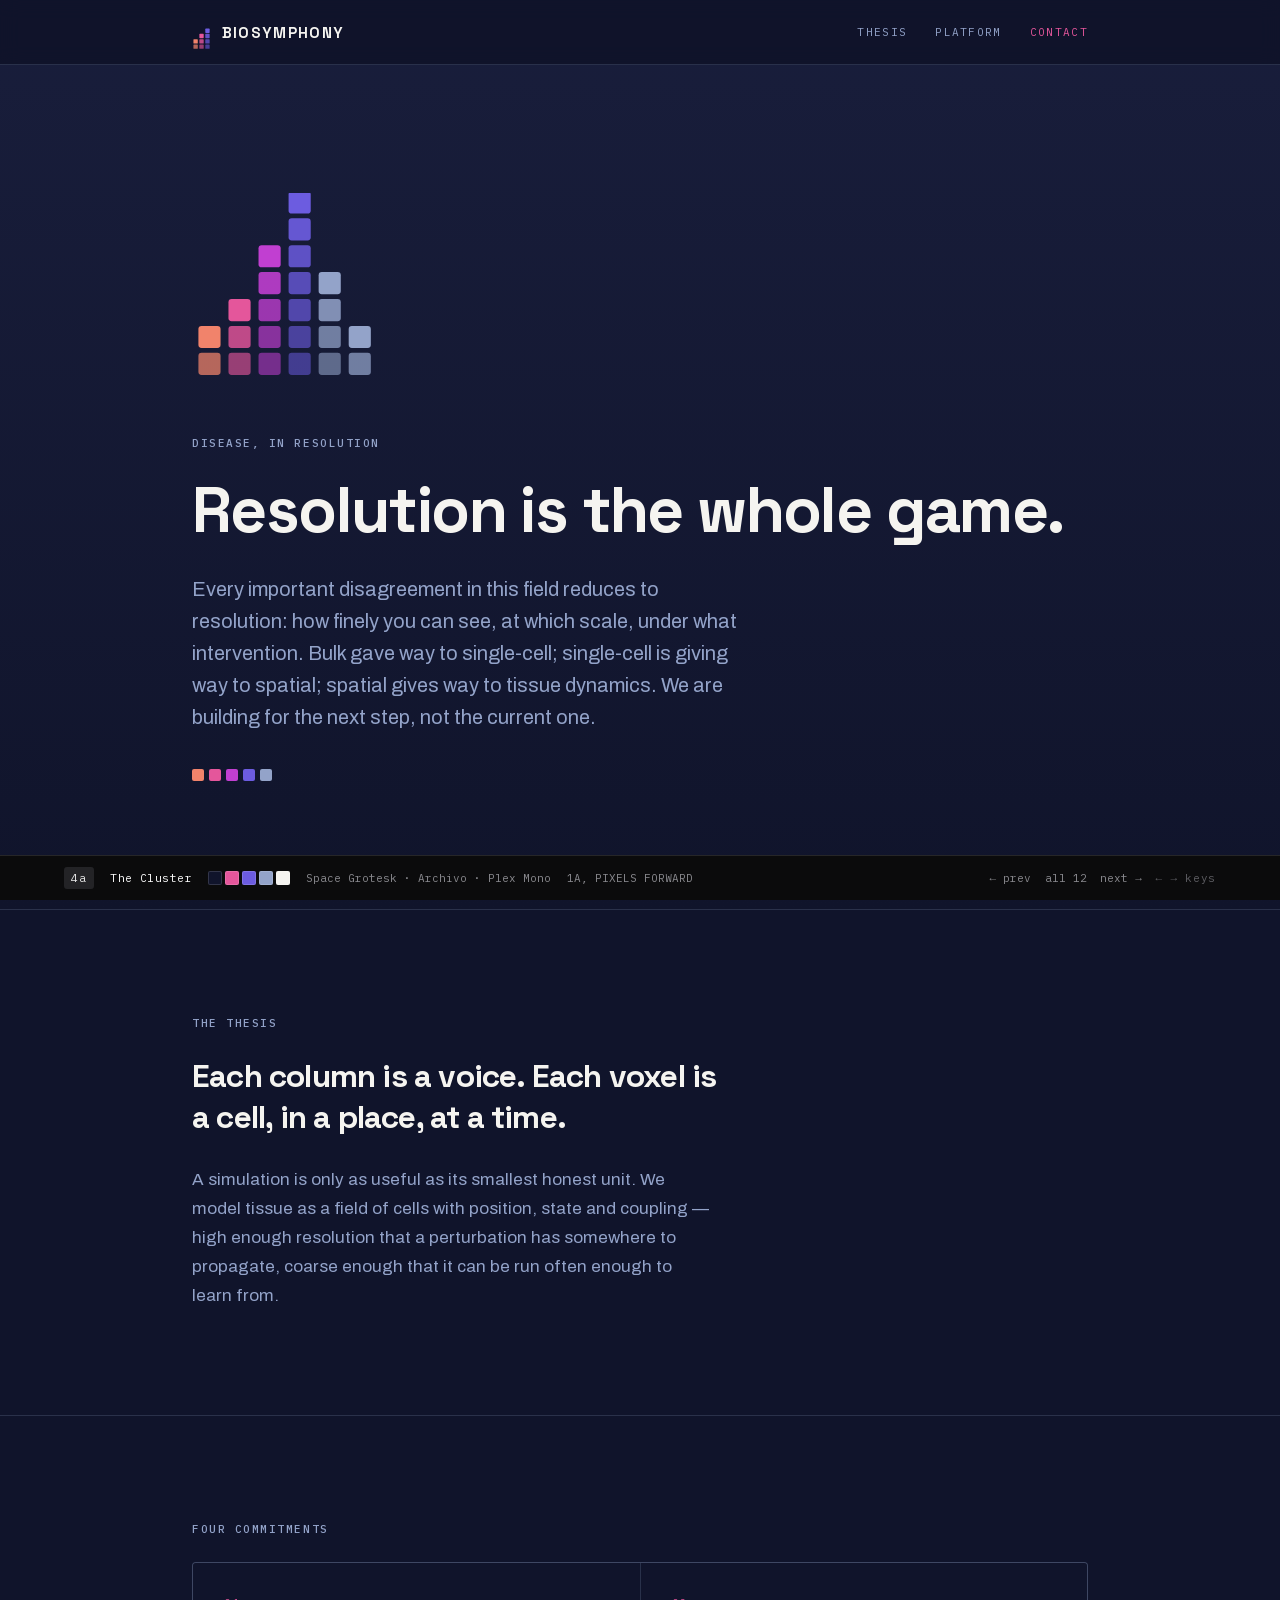
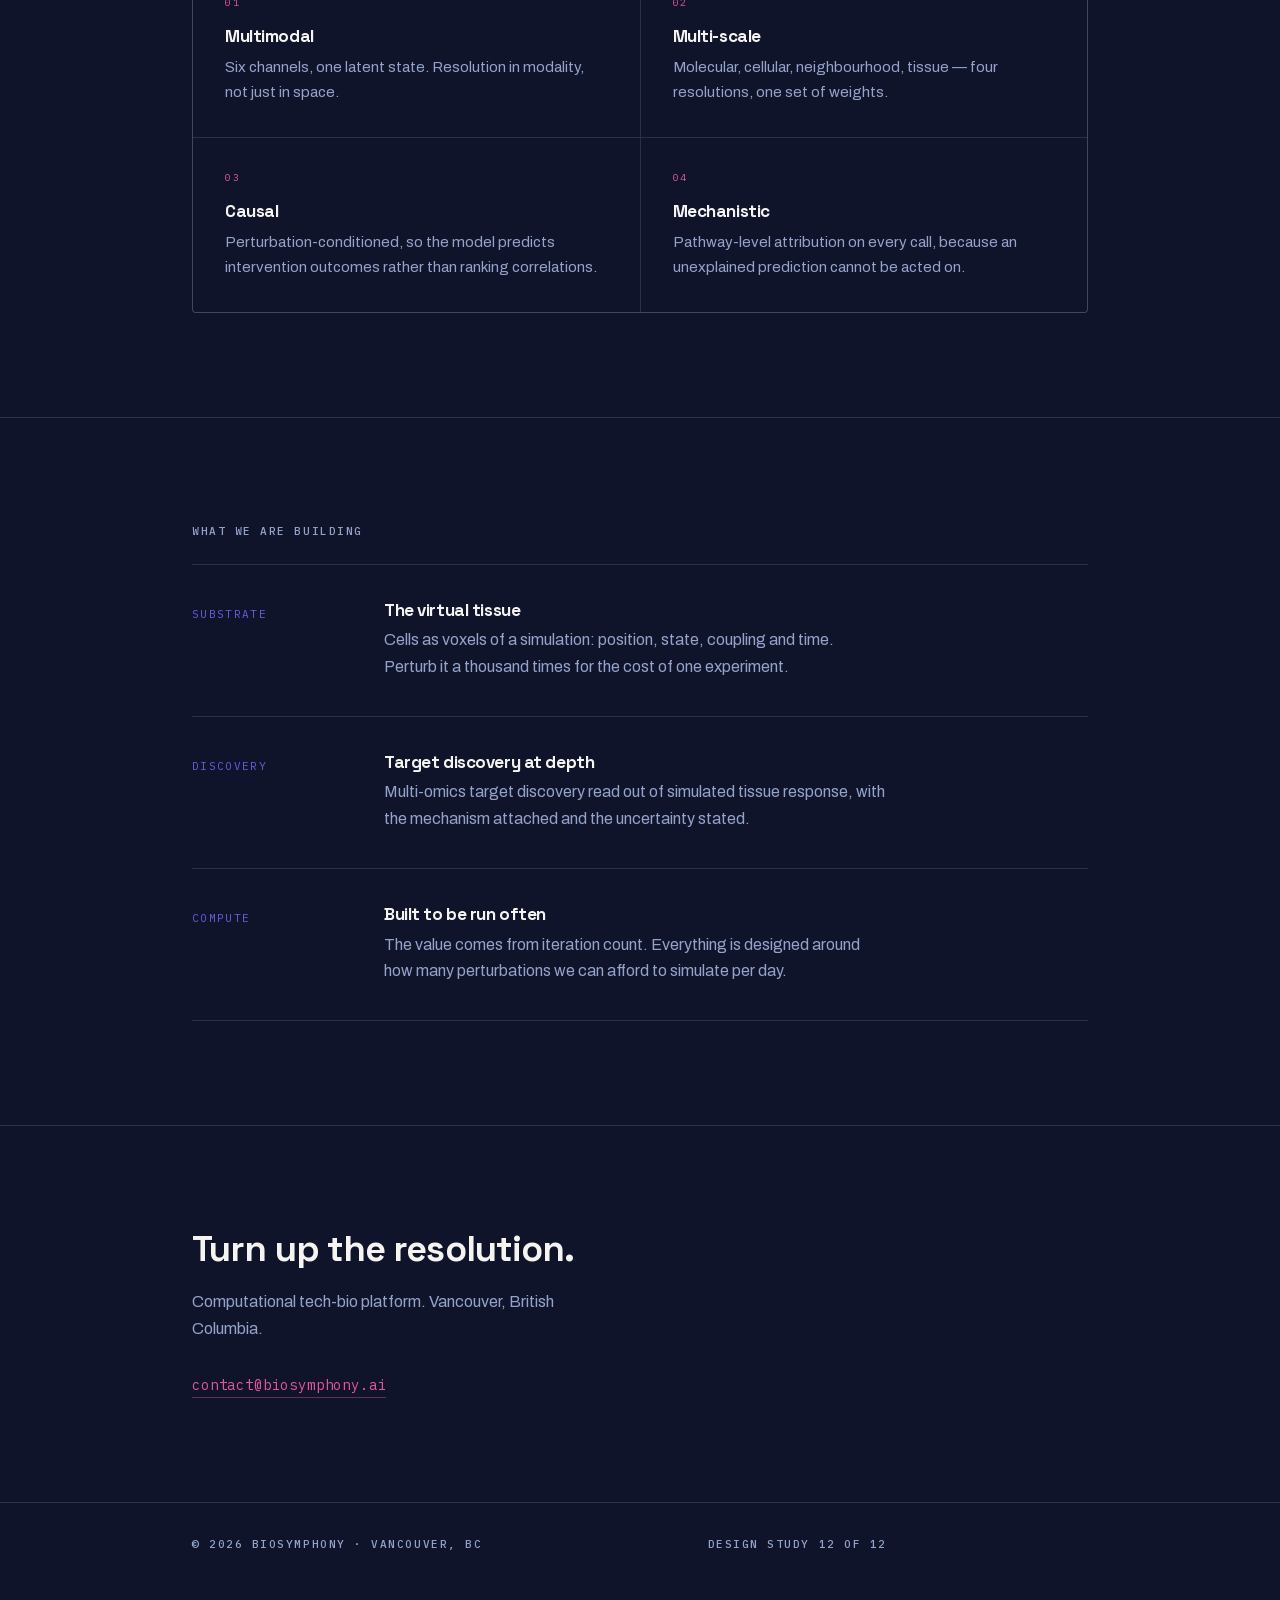
<file: demo/12/index.html>
<!doctype html>
<html lang="en">
<head>
<meta charset="utf-8">
<meta name="viewport" content="width=device-width, initial-scale=1">
<title>The Cluster · Biosymphony design study 12</title>
<meta name="description" content="Biosymphony design system study 12 — The Cluster (4a). One-page treatment of the virtual-tissue positioning.">
<meta name="robots" content="noindex, nofollow">
<meta name="theme-color" content="#10142B">
<link rel="icon" type="image/svg+xml" href="../../favicon.svg">
<link rel="stylesheet" href="../demo.css">
<style>
  :root { --ink:#10142B; --ink-2:#191E3C; --fg:#F5F4F0; --fg-2:#93A3C9;
    --accent:#E4569B; --accent-2:#6C5CE0; --rule:rgba(147,163,201,.2);
    --display:'Space Grotesk',system-ui,sans-serif; --body:'Archivo',system-ui,sans-serif;
    --dw:700; --dt:-.025em; --radius:4px; }
  .brand .name{text-transform:uppercase;letter-spacing:.09em;font-size:.9375rem}
    .grid4 .n{color:var(--accent)}
    .row .k{color:var(--accent-2)}
    .hero{background:linear-gradient(180deg,rgba(25,30,60,.9),transparent)}
    .band{display:flex;gap:5px;margin-top:2.25rem}
    .band i{width:12px;height:12px;border-radius:2px;display:block}
</style>
</head>
<body>

<header class="top">
  <div class="wrap">
    <a class="brand" href="../"><svg viewBox="0 0 63 122" width="20" height="38" aria-hidden="true"><rect x="4" y="101" width="14" height="14" rx="2" fill="#F1836B" opacity="0.73"/><rect x="4" y="84" width="14" height="14" rx="2" fill="#F1836B" opacity="1.00"/><rect x="23" y="101" width="14" height="14" rx="2" fill="#E4569B" opacity="0.63"/><rect x="23" y="84" width="14" height="14" rx="2" fill="#E4569B" opacity="0.82"/><rect x="23" y="67" width="14" height="14" rx="2" fill="#E4569B" opacity="1.00"/><rect x="42" y="101" width="14" height="14" rx="2" fill="#6C5CE0" opacity="0.59"/><rect x="42" y="84" width="14" height="14" rx="2" fill="#6C5CE0" opacity="0.73"/><rect x="42" y="67" width="14" height="14" rx="2" fill="#6C5CE0" opacity="0.86"/><rect x="42" y="50" width="14" height="14" rx="2" fill="#6C5CE0" opacity="1.00"/></svg><span class="name">Biosymphony</span></a>
    <nav>
      <a class="hide-sm" href="#thesis">Thesis</a>
      <a class="hide-sm" href="#platform">Platform</a>
      <a class="cta" href="mailto:contact@biosymphony.ai">Contact</a>
    </nav>
  </div>
</header>

<main>
  <section class="hero">
    <div class="wrap">
      <div class="ornament"><svg viewBox="0 0 120 122" width="190" height="193" aria-hidden="true"><rect x="4" y="101" width="14" height="14" rx="2" fill="#F1836B" opacity="0.73"/><rect x="4" y="84" width="14" height="14" rx="2" fill="#F1836B" opacity="1.00"/><rect x="23" y="101" width="14" height="14" rx="2" fill="#E4569B" opacity="0.63"/><rect x="23" y="84" width="14" height="14" rx="2" fill="#E4569B" opacity="0.82"/><rect x="23" y="67" width="14" height="14" rx="2" fill="#E4569B" opacity="1.00"/><rect x="42" y="101" width="14" height="14" rx="2" fill="#C13FD1" opacity="0.56"/><rect x="42" y="84" width="14" height="14" rx="2" fill="#C13FD1" opacity="0.67"/><rect x="42" y="67" width="14" height="14" rx="2" fill="#C13FD1" opacity="0.78"/><rect x="42" y="50" width="14" height="14" rx="2" fill="#C13FD1" opacity="0.89"/><rect x="42" y="33" width="14" height="14" rx="2" fill="#C13FD1" opacity="1.00"/><rect x="61" y="101" width="14" height="14" rx="2" fill="#6C5CE0" opacity="0.53"/><rect x="61" y="84" width="14" height="14" rx="2" fill="#6C5CE0" opacity="0.61"/><rect x="61" y="67" width="14" height="14" rx="2" fill="#6C5CE0" opacity="0.69"/><rect x="61" y="50" width="14" height="14" rx="2" fill="#6C5CE0" opacity="0.76"/><rect x="61" y="33" width="14" height="14" rx="2" fill="#6C5CE0" opacity="0.84"/><rect x="61" y="16" width="14" height="14" rx="2" fill="#6C5CE0" opacity="0.92"/><rect x="61" y="-1" width="14" height="14" rx="2" fill="#6C5CE0" opacity="1.00"/><rect x="80" y="101" width="14" height="14" rx="2" fill="#93A3C9" opacity="0.59"/><rect x="80" y="84" width="14" height="14" rx="2" fill="#93A3C9" opacity="0.73"/><rect x="80" y="67" width="14" height="14" rx="2" fill="#93A3C9" opacity="0.86"/><rect x="80" y="50" width="14" height="14" rx="2" fill="#93A3C9" opacity="1.00"/><rect x="99" y="101" width="14" height="14" rx="2" fill="#93A3C9" opacity="0.73"/><rect x="99" y="84" width="14" height="14" rx="2" fill="#93A3C9" opacity="1.00"/></svg></div>
      <span class="mono eyebrow">Disease, in resolution</span>
      <h1>Resolution is the whole game.</h1>
      <p class="lede">Every important disagreement in this field reduces to resolution: how finely you can see, at which scale, under what intervention. Bulk gave way to single-cell; single-cell is giving way to spatial; spatial gives way to tissue dynamics. We are building for the next step, not the current one.</p>
      <div class="band"><i style="background:#F1836B"></i><i style="background:#E4569B"></i><i style="background:#C13FD1"></i><i style="background:#6C5CE0"></i><i style="background:#93A3C9"></i></div>
    </div>
  </section>

  <section class="thesis" id="thesis">
    <div class="wrap">
      <span class="mono eyebrow">The thesis</span>
      <p>Each column is a voice. Each voxel is a cell, in a place, at a time.</p>
      <p class="after">A simulation is only as useful as its smallest honest unit. We model tissue as a field of cells with position, state and coupling — high enough resolution that a perturbation has somewhere to propagate, coarse enough that it can be run often enough to learn from.</p>
    </div>
  </section>

  <section id="platform">
    <div class="wrap">
      <span class="mono eyebrow">Four commitments</span>
      <div class="grid4"><div><span class="n">01</span><h3>Multimodal</h3><p>Six channels, one latent state. Resolution in modality, not just in space.</p></div><div><span class="n">02</span><h3>Multi-scale</h3><p>Molecular, cellular, neighbourhood, tissue — four resolutions, one set of weights.</p></div><div><span class="n">03</span><h3>Causal</h3><p>Perturbation-conditioned, so the model predicts intervention outcomes rather than ranking correlations.</p></div><div><span class="n">04</span><h3>Mechanistic</h3><p>Pathway-level attribution on every call, because an unexplained prediction cannot be acted on.</p></div></div>
    </div>
  </section>

  <section>
    <div class="wrap">
      <span class="mono eyebrow">What we are building</span>
      <div class="rows"><div class="row"><div class="k">Substrate</div><div><h3>The virtual tissue</h3><p>Cells as voxels of a simulation: position, state, coupling and time. Perturb it a thousand times for the cost of one experiment.</p></div></div><div class="row"><div class="k">Discovery</div><div><h3>Target discovery at depth</h3><p>Multi-omics target discovery read out of simulated tissue response, with the mechanism attached and the uncertainty stated.</p></div></div><div class="row"><div class="k">Compute</div><div><h3>Built to be run often</h3><p>The value comes from iteration count. Everything is designed around how many perturbations we can afford to simulate per day.</p></div></div></div>
      
    </div>
  </section>

  <section class="cta">
    <div class="wrap">
      <h2>Turn up the resolution.</h2>
      <p>Computational tech-bio platform. Vancouver, British Columbia.</p>
      <a class="mail link" href="mailto:contact@biosymphony.ai">contact@biosymphony.ai</a>
    </div>
  </section>
</main>

<footer>
  <div class="wrap">
    <span class="mono">&copy; 2026 Biosymphony · Vancouver, BC</span>
    <a class="mono" href="../" style="text-decoration:none">Design study 12 of 12</a>
  </div>
</footer>

<div class="spec">
  <div class="wrap">
    <span class="tag">4a</span>
    <span class="nm">The Cluster</span>
    <span class="sw"><i style="background:#10142B"></i><i style="background:#E4569B"></i><i style="background:#6C5CE0"></i><i style="background:#93A3C9"></i><i style="background:#F5F4F0"></i></span>
    <span class="meta">Space Grotesk · Archivo · Plex Mono</span>
    <span class="meta">1A, PIXELS FORWARD</span>
    <span class="nav"><a rel="prev" href="../11/">&larr; prev</a><a href="../">all 12</a><a rel="next" href="../1/">next &rarr;</a><span class="hint" aria-hidden="true"><b class="k">&larr; &rarr; keys</b><b class="t">or swipe</b></span></span>
  </div>
</div>
<script src="../nav.js" defer></script>
</body>
</html>
</file>
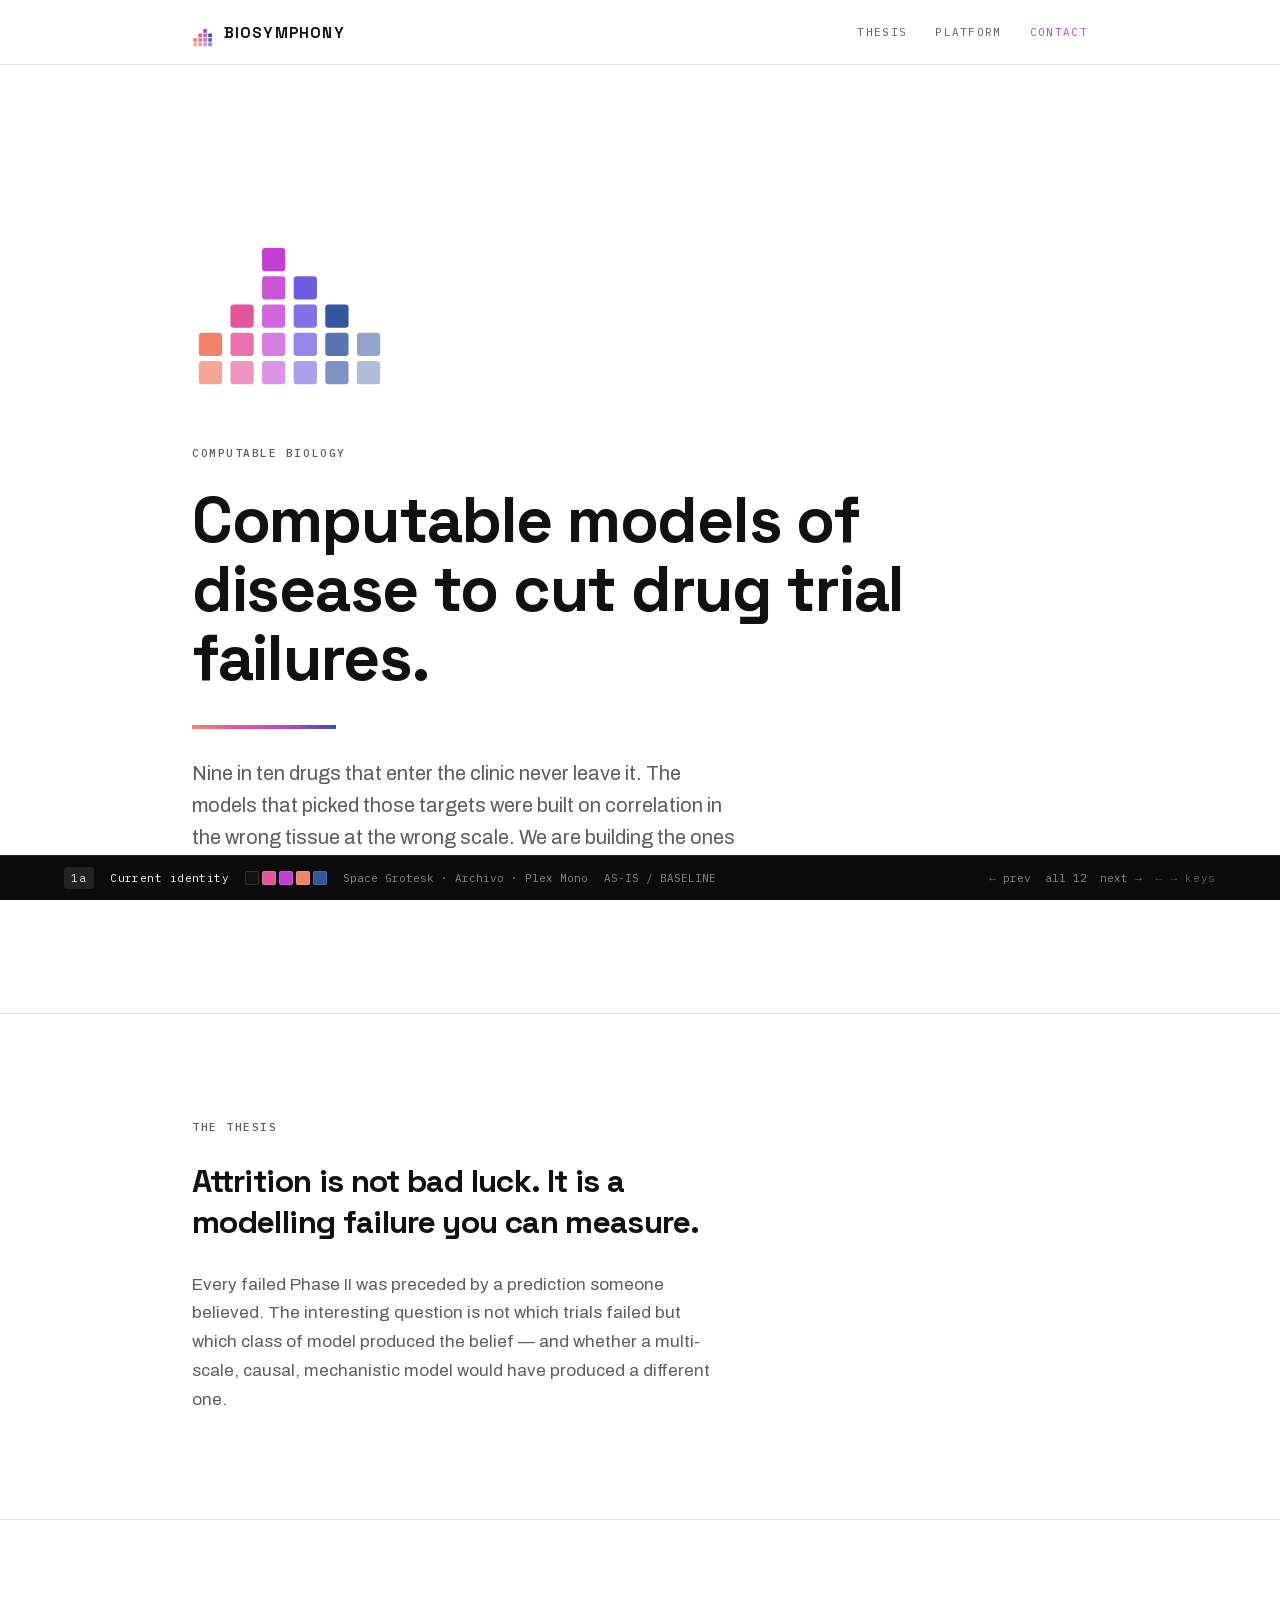
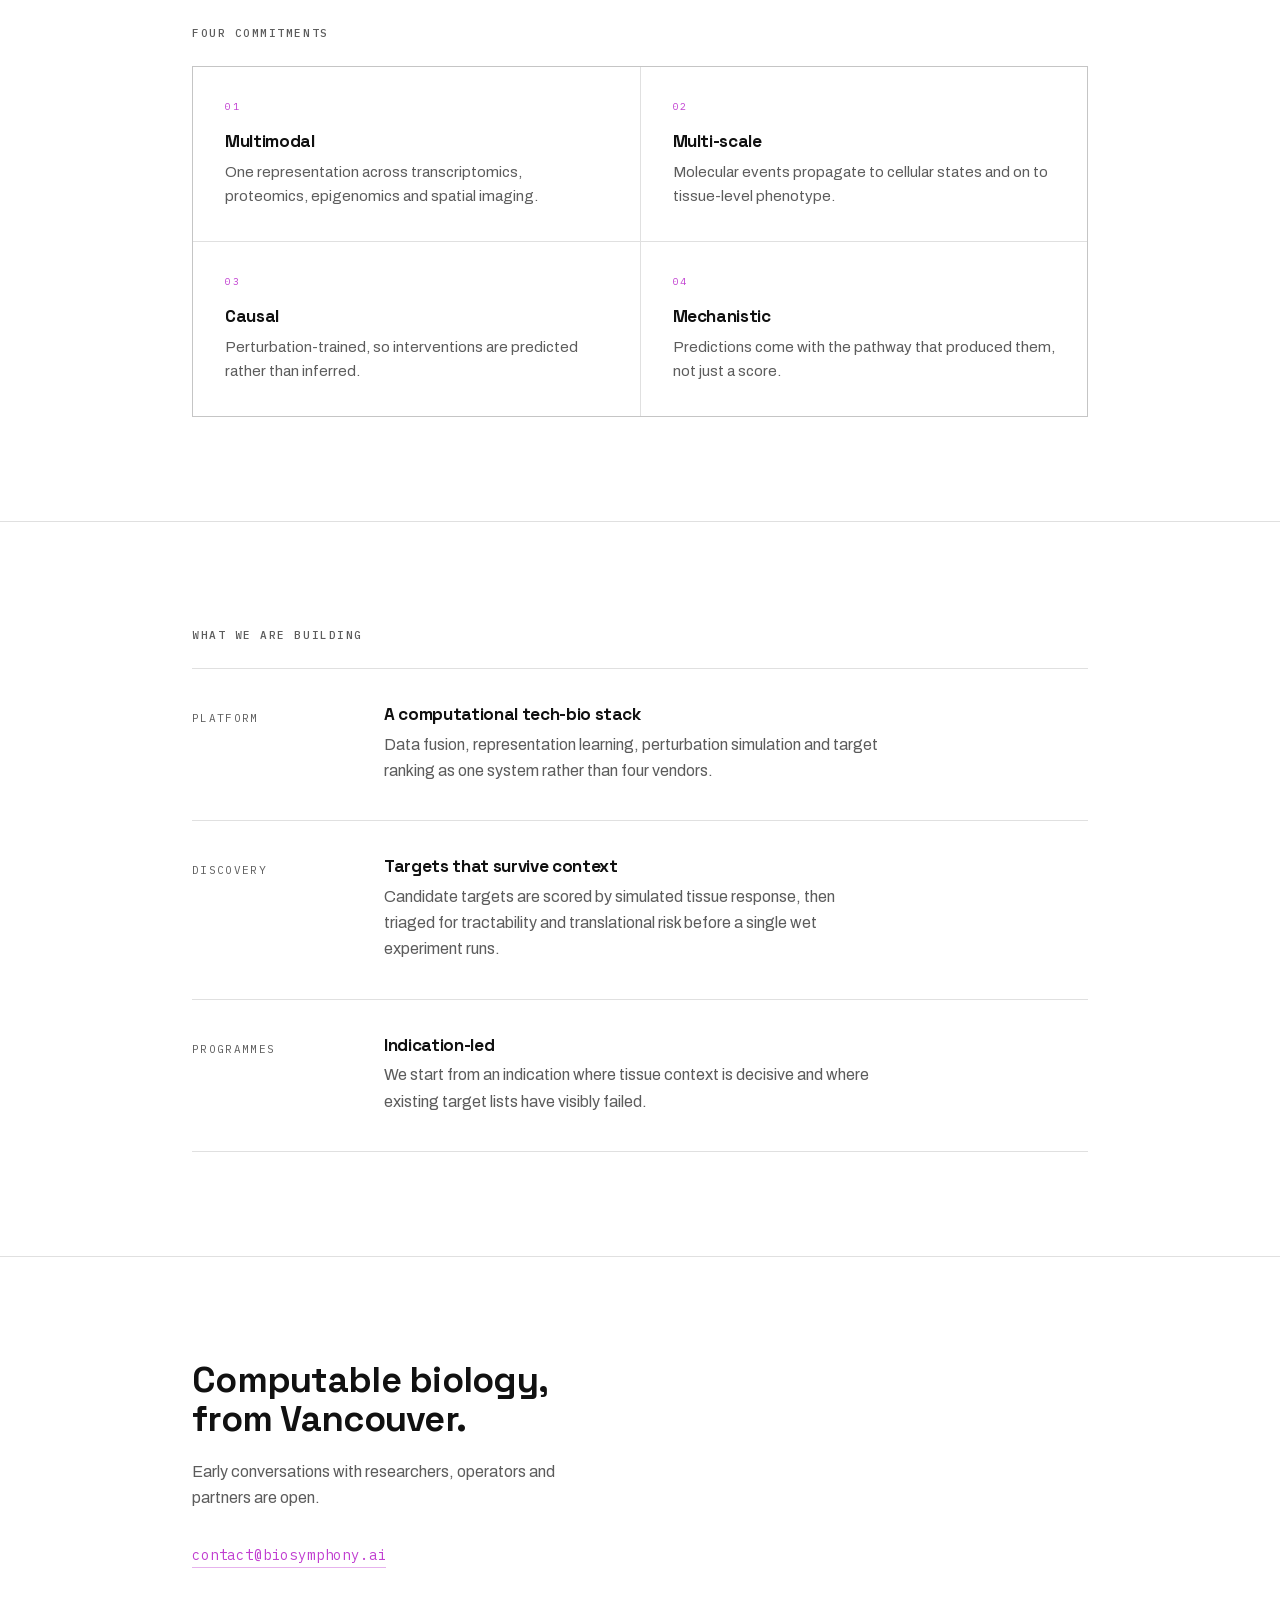
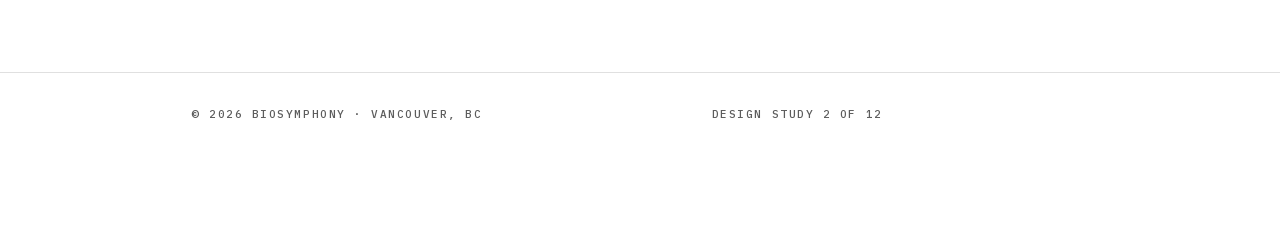
<file: demo/2/index.html>
<!doctype html>
<html lang="en">
<head>
<meta charset="utf-8">
<meta name="viewport" content="width=device-width, initial-scale=1">
<title>Current identity · Biosymphony design study 2</title>
<meta name="description" content="Biosymphony design system study 2 — Current identity (1a). One-page treatment of the virtual-tissue positioning.">
<meta name="robots" content="noindex, nofollow">
<meta name="theme-color" content="#111111">
<link rel="icon" type="image/svg+xml" href="../../favicon.svg">
<link rel="stylesheet" href="../demo.css">
<style>
  :root { --ink:#FFFFFF; --ink-2:#F7F5F7; --fg:#111111; --fg-2:#5C5C5C;
    --accent:#C13FD1; --accent-2:#E4569B; --rule:rgba(17,17,17,.13);
    --display:'Space Grotesk',system-ui,sans-serif; --body:'Archivo',system-ui,sans-serif;
    --dw:700; --dt:-.02em; }
  .brand .name{text-transform:uppercase;letter-spacing:.08em;font-size:.9375rem}
    h1{text-transform:none}
    .hero h1::after{content:'';display:block;width:9rem;height:4px;margin-top:2rem;
      background:linear-gradient(90deg,#F1836B,#E4569B,#C13FD1,#33569F)}
</style>
</head>
<body>

<header class="top">
  <div class="wrap">
    <a class="brand" href="../"><svg viewBox="0 0 82 122" width="22" height="32" aria-hidden="true"><rect x="4" y="101" width="14" height="14" rx="2" fill="#F1836B" opacity="0.73"/><rect x="4" y="84" width="14" height="14" rx="2" fill="#F1836B" opacity="1.00"/><rect x="23" y="101" width="14" height="14" rx="2" fill="#E4569B" opacity="0.63"/><rect x="23" y="84" width="14" height="14" rx="2" fill="#E4569B" opacity="0.82"/><rect x="23" y="67" width="14" height="14" rx="2" fill="#E4569B" opacity="1.00"/><rect x="42" y="101" width="14" height="14" rx="2" fill="#C13FD1" opacity="0.59"/><rect x="42" y="84" width="14" height="14" rx="2" fill="#C13FD1" opacity="0.73"/><rect x="42" y="67" width="14" height="14" rx="2" fill="#C13FD1" opacity="0.86"/><rect x="42" y="50" width="14" height="14" rx="2" fill="#C13FD1" opacity="1.00"/><rect x="61" y="101" width="14" height="14" rx="2" fill="#33569F" opacity="0.63"/><rect x="61" y="84" width="14" height="14" rx="2" fill="#33569F" opacity="0.82"/><rect x="61" y="67" width="14" height="14" rx="2" fill="#33569F" opacity="1.00"/></svg><span class="name">Biosymphony</span></a>
    <nav>
      <a class="hide-sm" href="#thesis">Thesis</a>
      <a class="hide-sm" href="#platform">Platform</a>
      <a class="cta" href="mailto:contact@biosymphony.ai">Contact</a>
    </nav>
  </div>
</header>

<main>
  <section class="hero">
    <div class="wrap">
      <div class="ornament"><svg viewBox="0 0 120 122" width="200" height="203" aria-hidden="true"><rect x="4" y="101" width="14" height="14" rx="2" fill="#F1836B" opacity="0.73"/><rect x="4" y="84" width="14" height="14" rx="2" fill="#F1836B" opacity="1.00"/><rect x="23" y="101" width="14" height="14" rx="2" fill="#E4569B" opacity="0.63"/><rect x="23" y="84" width="14" height="14" rx="2" fill="#E4569B" opacity="0.82"/><rect x="23" y="67" width="14" height="14" rx="2" fill="#E4569B" opacity="1.00"/><rect x="42" y="101" width="14" height="14" rx="2" fill="#C13FD1" opacity="0.56"/><rect x="42" y="84" width="14" height="14" rx="2" fill="#C13FD1" opacity="0.67"/><rect x="42" y="67" width="14" height="14" rx="2" fill="#C13FD1" opacity="0.78"/><rect x="42" y="50" width="14" height="14" rx="2" fill="#C13FD1" opacity="0.89"/><rect x="42" y="33" width="14" height="14" rx="2" fill="#C13FD1" opacity="1.00"/><rect x="61" y="101" width="14" height="14" rx="2" fill="#6C5CE0" opacity="0.59"/><rect x="61" y="84" width="14" height="14" rx="2" fill="#6C5CE0" opacity="0.73"/><rect x="61" y="67" width="14" height="14" rx="2" fill="#6C5CE0" opacity="0.86"/><rect x="61" y="50" width="14" height="14" rx="2" fill="#6C5CE0" opacity="1.00"/><rect x="80" y="101" width="14" height="14" rx="2" fill="#33569F" opacity="0.63"/><rect x="80" y="84" width="14" height="14" rx="2" fill="#33569F" opacity="0.82"/><rect x="80" y="67" width="14" height="14" rx="2" fill="#33569F" opacity="1.00"/><rect x="99" y="101" width="14" height="14" rx="2" fill="#93A3C9" opacity="0.73"/><rect x="99" y="84" width="14" height="14" rx="2" fill="#93A3C9" opacity="1.00"/></svg></div>
      <span class="mono eyebrow">Computable biology</span>
      <h1>Computable models of disease to cut drug trial failures.</h1>
      <p class="lede">Nine in ten drugs that enter the clinic never leave it. The models that picked those targets were built on correlation in the wrong tissue at the wrong scale. We are building the ones that aren't.</p>
      
    </div>
  </section>

  <section class="thesis" id="thesis">
    <div class="wrap">
      <span class="mono eyebrow">The thesis</span>
      <p>Attrition is not bad luck. It is a modelling failure you can measure.</p>
      <p class="after">Every failed Phase II was preceded by a prediction someone believed. The interesting question is not which trials failed but which class of model produced the belief — and whether a multi-scale, causal, mechanistic model would have produced a different one.</p>
    </div>
  </section>

  <section id="platform">
    <div class="wrap">
      <span class="mono eyebrow">Four commitments</span>
      <div class="grid4"><div><span class="n">01</span><h3>Multimodal</h3><p>One representation across transcriptomics, proteomics, epigenomics and spatial imaging.</p></div><div><span class="n">02</span><h3>Multi-scale</h3><p>Molecular events propagate to cellular states and on to tissue-level phenotype.</p></div><div><span class="n">03</span><h3>Causal</h3><p>Perturbation-trained, so interventions are predicted rather than inferred.</p></div><div><span class="n">04</span><h3>Mechanistic</h3><p>Predictions come with the pathway that produced them, not just a score.</p></div></div>
    </div>
  </section>

  <section>
    <div class="wrap">
      <span class="mono eyebrow">What we are building</span>
      <div class="rows"><div class="row"><div class="k">Platform</div><div><h3>A computational tech-bio stack</h3><p>Data fusion, representation learning, perturbation simulation and target ranking as one system rather than four vendors.</p></div></div><div class="row"><div class="k">Discovery</div><div><h3>Targets that survive context</h3><p>Candidate targets are scored by simulated tissue response, then triaged for tractability and translational risk before a single wet experiment runs.</p></div></div><div class="row"><div class="k">Programmes</div><div><h3>Indication-led</h3><p>We start from an indication where tissue context is decisive and where existing target lists have visibly failed.</p></div></div></div>
      
    </div>
  </section>

  <section class="cta">
    <div class="wrap">
      <h2>Computable biology, from Vancouver.</h2>
      <p>Early conversations with researchers, operators and partners are open.</p>
      <a class="mail link" href="mailto:contact@biosymphony.ai">contact@biosymphony.ai</a>
    </div>
  </section>
</main>

<footer>
  <div class="wrap">
    <span class="mono">&copy; 2026 Biosymphony · Vancouver, BC</span>
    <a class="mono" href="../" style="text-decoration:none">Design study 2 of 12</a>
  </div>
</footer>

<div class="spec">
  <div class="wrap">
    <span class="tag">1a</span>
    <span class="nm">Current identity</span>
    <span class="sw"><i style="background:#111111"></i><i style="background:#E4569B"></i><i style="background:#C13FD1"></i><i style="background:#F1836B"></i><i style="background:#33569F"></i></span>
    <span class="meta">Space Grotesk · Archivo · Plex Mono</span>
    <span class="meta">AS-IS / BASELINE</span>
    <span class="nav"><a rel="prev" href="../1/">&larr; prev</a><a href="../">all 12</a><a rel="next" href="../3/">next &rarr;</a><span class="hint" aria-hidden="true"><b class="k">&larr; &rarr; keys</b><b class="t">or swipe</b></span></span>
  </div>
</div>
<script src="../nav.js" defer></script>
</body>
</html>
</file>
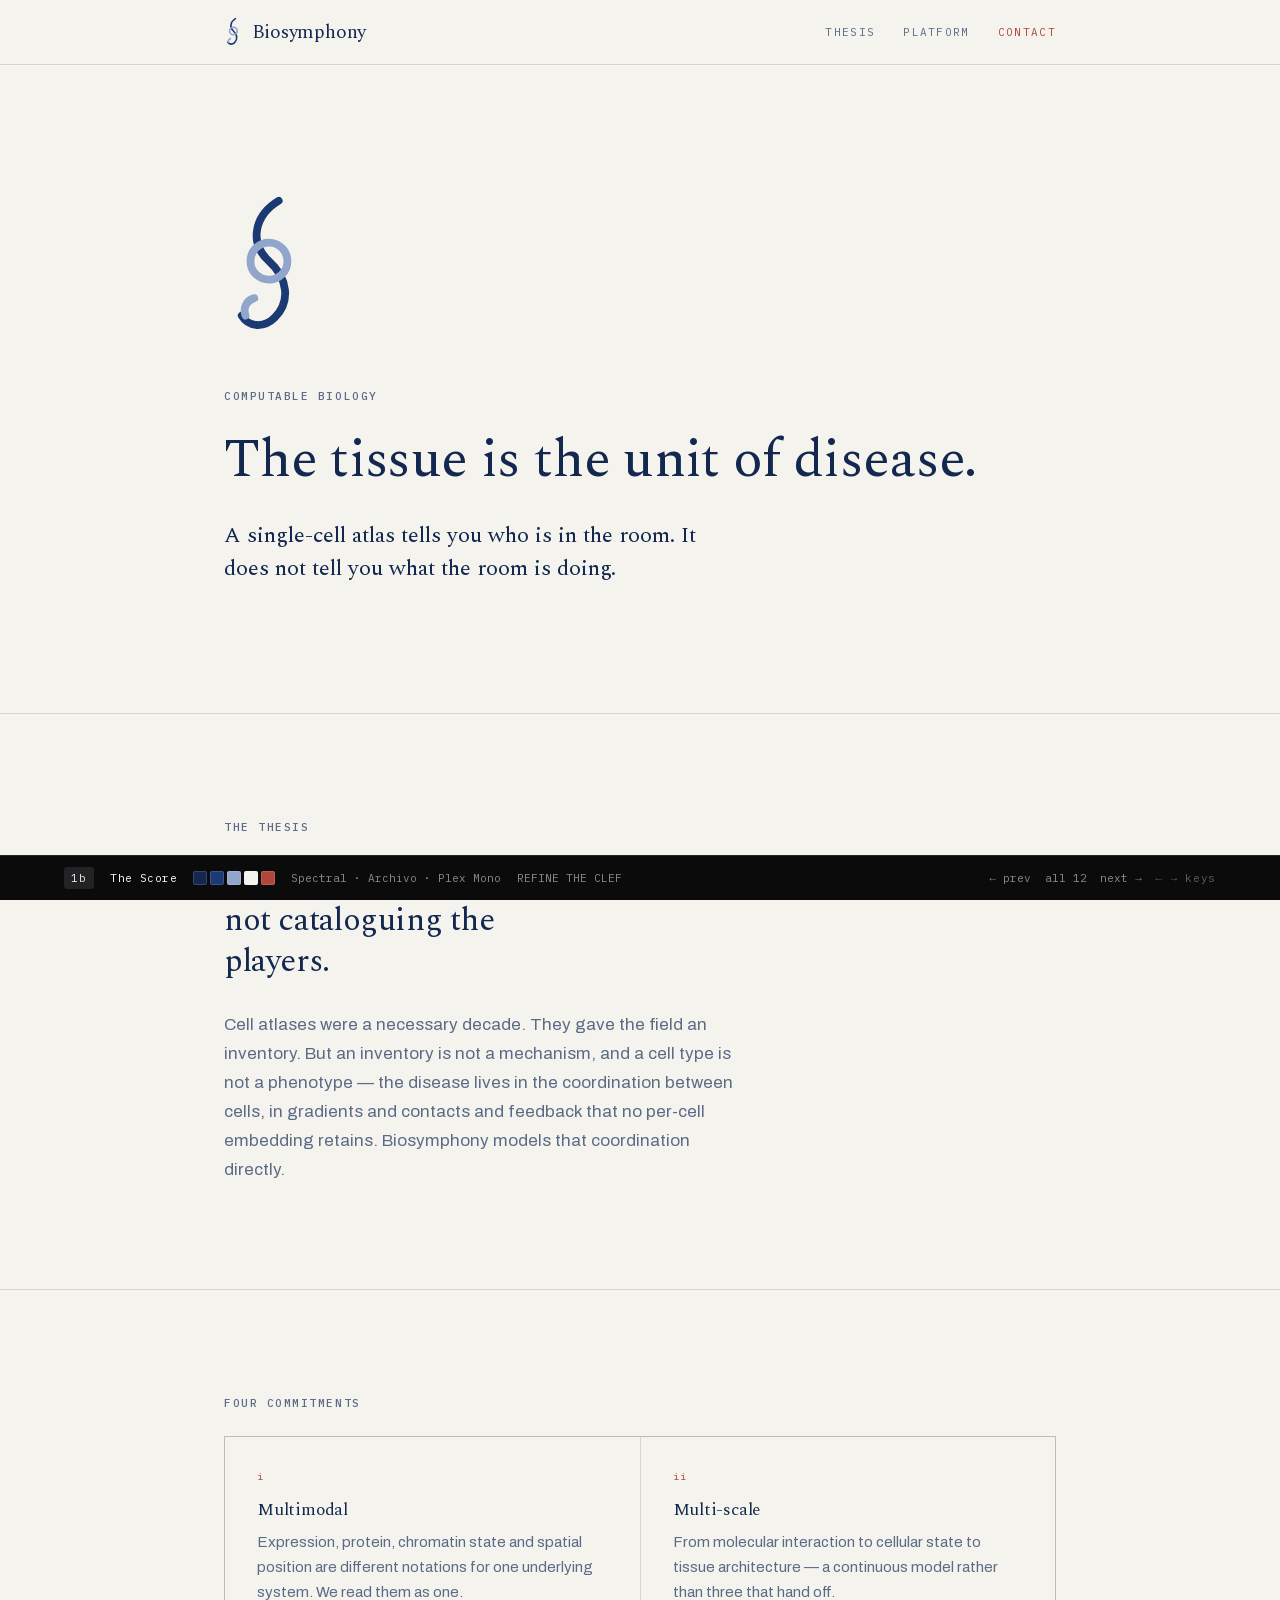
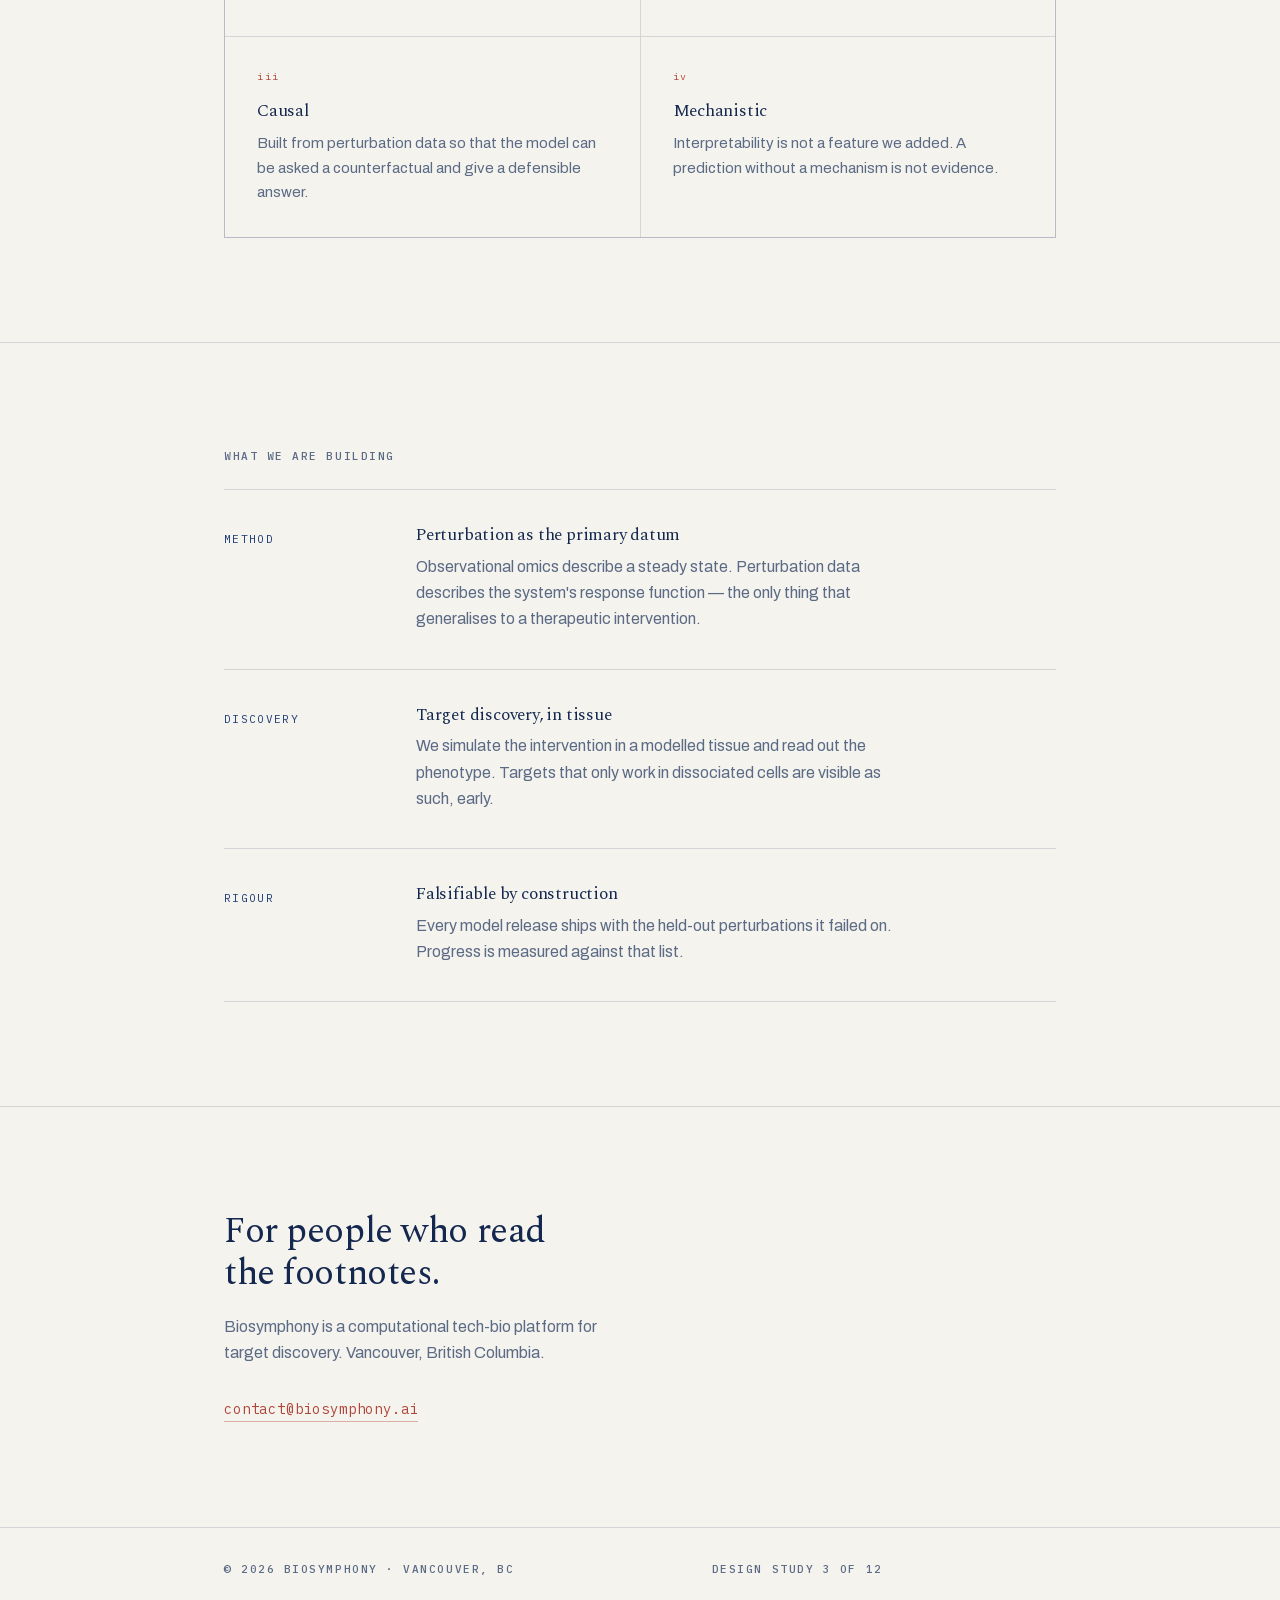
<file: demo/3/index.html>
<!doctype html>
<html lang="en">
<head>
<meta charset="utf-8">
<meta name="viewport" content="width=device-width, initial-scale=1">
<title>The Score · Biosymphony design study 3</title>
<meta name="description" content="Biosymphony design system study 3 — The Score (1b). One-page treatment of the virtual-tissue positioning.">
<meta name="robots" content="noindex, nofollow">
<meta name="theme-color" content="#14284F">
<link rel="icon" type="image/svg+xml" href="../../favicon.svg">
<link rel="stylesheet" href="../demo.css">
<style>
  :root { --ink:#F5F3EE; --ink-2:#FFFFFF; --fg:#14284F; --fg-2:#5B6B85;
    --accent:#B0463A; --accent-2:#1B3A73; --rule:rgba(20,40,79,.15);
    --display:'Spectral',Georgia,serif; --body:'Archivo',system-ui,sans-serif;
    --dw:400; --dt:-.012em; --dlh:1.14; --maxw:60rem; }
  .brand .name{font-size:1.1875rem}
    h1{font-size:clamp(2rem,5.4vw,3.4rem)}
    .lede{font-family:var(--display);font-size:clamp(1.125rem,2vw,1.375rem);color:var(--fg);line-height:1.5}
    .row .k{color:var(--accent-2)}
</style>
</head>
<body>

<header class="top">
  <div class="wrap">
    <a class="brand" href="../"><svg viewBox="0 0 88 150" width="18" height="30" fill="none" aria-hidden="true">
  <path d="M56 8C30 24 26 52 46 70c20 18 22 42 6 58-11 11-27 10-34-2" stroke="#1B3A73" stroke-width="8" stroke-linecap="round"/>
  <circle cx="46" cy="70" r="19" stroke="#92A6CC" stroke-width="8"/>
  <path d="M22 126c-3-8 1-16 9-18" stroke="#92A6CC" stroke-width="8" stroke-linecap="round"/>
</svg><span class="name">Biosymphony</span></a>
    <nav>
      <a class="hide-sm" href="#thesis">Thesis</a>
      <a class="hide-sm" href="#platform">Platform</a>
      <a class="cta" href="mailto:contact@biosymphony.ai">Contact</a>
    </nav>
  </div>
</header>

<main>
  <section class="hero">
    <div class="wrap">
      <div class="ornament"><svg viewBox="0 0 88 150" width="86" height="146" fill="none" aria-hidden="true">
  <path d="M56 8C30 24 26 52 46 70c20 18 22 42 6 58-11 11-27 10-34-2" stroke="#1B3A73" stroke-width="8" stroke-linecap="round"/>
  <circle cx="46" cy="70" r="19" stroke="#92A6CC" stroke-width="8"/>
  <path d="M22 126c-3-8 1-16 9-18" stroke="#92A6CC" stroke-width="8" stroke-linecap="round"/>
</svg></div>
      <span class="mono eyebrow">Computable biology</span>
      <h1>The tissue is the unit of disease.</h1>
      <p class="lede">A single-cell atlas tells you who is in the room. It does not tell you what the room is doing.</p>
      
    </div>
  </section>

  <section class="thesis" id="thesis">
    <div class="wrap">
      <span class="mono eyebrow">The thesis</span>
      <p>We are writing the score, not cataloguing the players.</p>
      <p class="after">Cell atlases were a necessary decade. They gave the field an inventory. But an inventory is not a mechanism, and a cell type is not a phenotype — the disease lives in the coordination between cells, in gradients and contacts and feedback that no per-cell embedding retains. Biosymphony models that coordination directly.</p>
    </div>
  </section>

  <section id="platform">
    <div class="wrap">
      <span class="mono eyebrow">Four commitments</span>
      <div class="grid4"><div><span class="n">i</span><h3>Multimodal</h3><p>Expression, protein, chromatin state and spatial position are different notations for one underlying system. We read them as one.</p></div><div><span class="n">ii</span><h3>Multi-scale</h3><p>From molecular interaction to cellular state to tissue architecture — a continuous model rather than three that hand off.</p></div><div><span class="n">iii</span><h3>Causal</h3><p>Built from perturbation data so that the model can be asked a counterfactual and give a defensible answer.</p></div><div><span class="n">iv</span><h3>Mechanistic</h3><p>Interpretability is not a feature we added. A prediction without a mechanism is not evidence.</p></div></div>
    </div>
  </section>

  <section>
    <div class="wrap">
      <span class="mono eyebrow">What we are building</span>
      <div class="rows"><div class="row"><div class="k">Method</div><div><h3>Perturbation as the primary datum</h3><p>Observational omics describe a steady state. Perturbation data describes the system's response function — the only thing that generalises to a therapeutic intervention.</p></div></div><div class="row"><div class="k">Discovery</div><div><h3>Target discovery, in tissue</h3><p>We simulate the intervention in a modelled tissue and read out the phenotype. Targets that only work in dissociated cells are visible as such, early.</p></div></div><div class="row"><div class="k">Rigour</div><div><h3>Falsifiable by construction</h3><p>Every model release ships with the held-out perturbations it failed on. Progress is measured against that list.</p></div></div></div>
      
    </div>
  </section>

  <section class="cta">
    <div class="wrap">
      <h2>For people who read the footnotes.</h2>
      <p>Biosymphony is a computational tech-bio platform for target discovery. Vancouver, British Columbia.</p>
      <a class="mail link" href="mailto:contact@biosymphony.ai">contact@biosymphony.ai</a>
    </div>
  </section>
</main>

<footer>
  <div class="wrap">
    <span class="mono">&copy; 2026 Biosymphony · Vancouver, BC</span>
    <a class="mono" href="../" style="text-decoration:none">Design study 3 of 12</a>
  </div>
</footer>

<div class="spec">
  <div class="wrap">
    <span class="tag">1b</span>
    <span class="nm">The Score</span>
    <span class="sw"><i style="background:#14284F"></i><i style="background:#1B3A73"></i><i style="background:#92A6CC"></i><i style="background:#F5F3EE"></i><i style="background:#B0463A"></i></span>
    <span class="meta">Spectral · Archivo · Plex Mono</span>
    <span class="meta">REFINE THE CLEF</span>
    <span class="nav"><a rel="prev" href="../2/">&larr; prev</a><a href="../">all 12</a><a rel="next" href="../4/">next &rarr;</a><span class="hint" aria-hidden="true"><b class="k">&larr; &rarr; keys</b><b class="t">or swipe</b></span></span>
  </div>
</div>
<script src="../nav.js" defer></script>
</body>
</html>
</file>
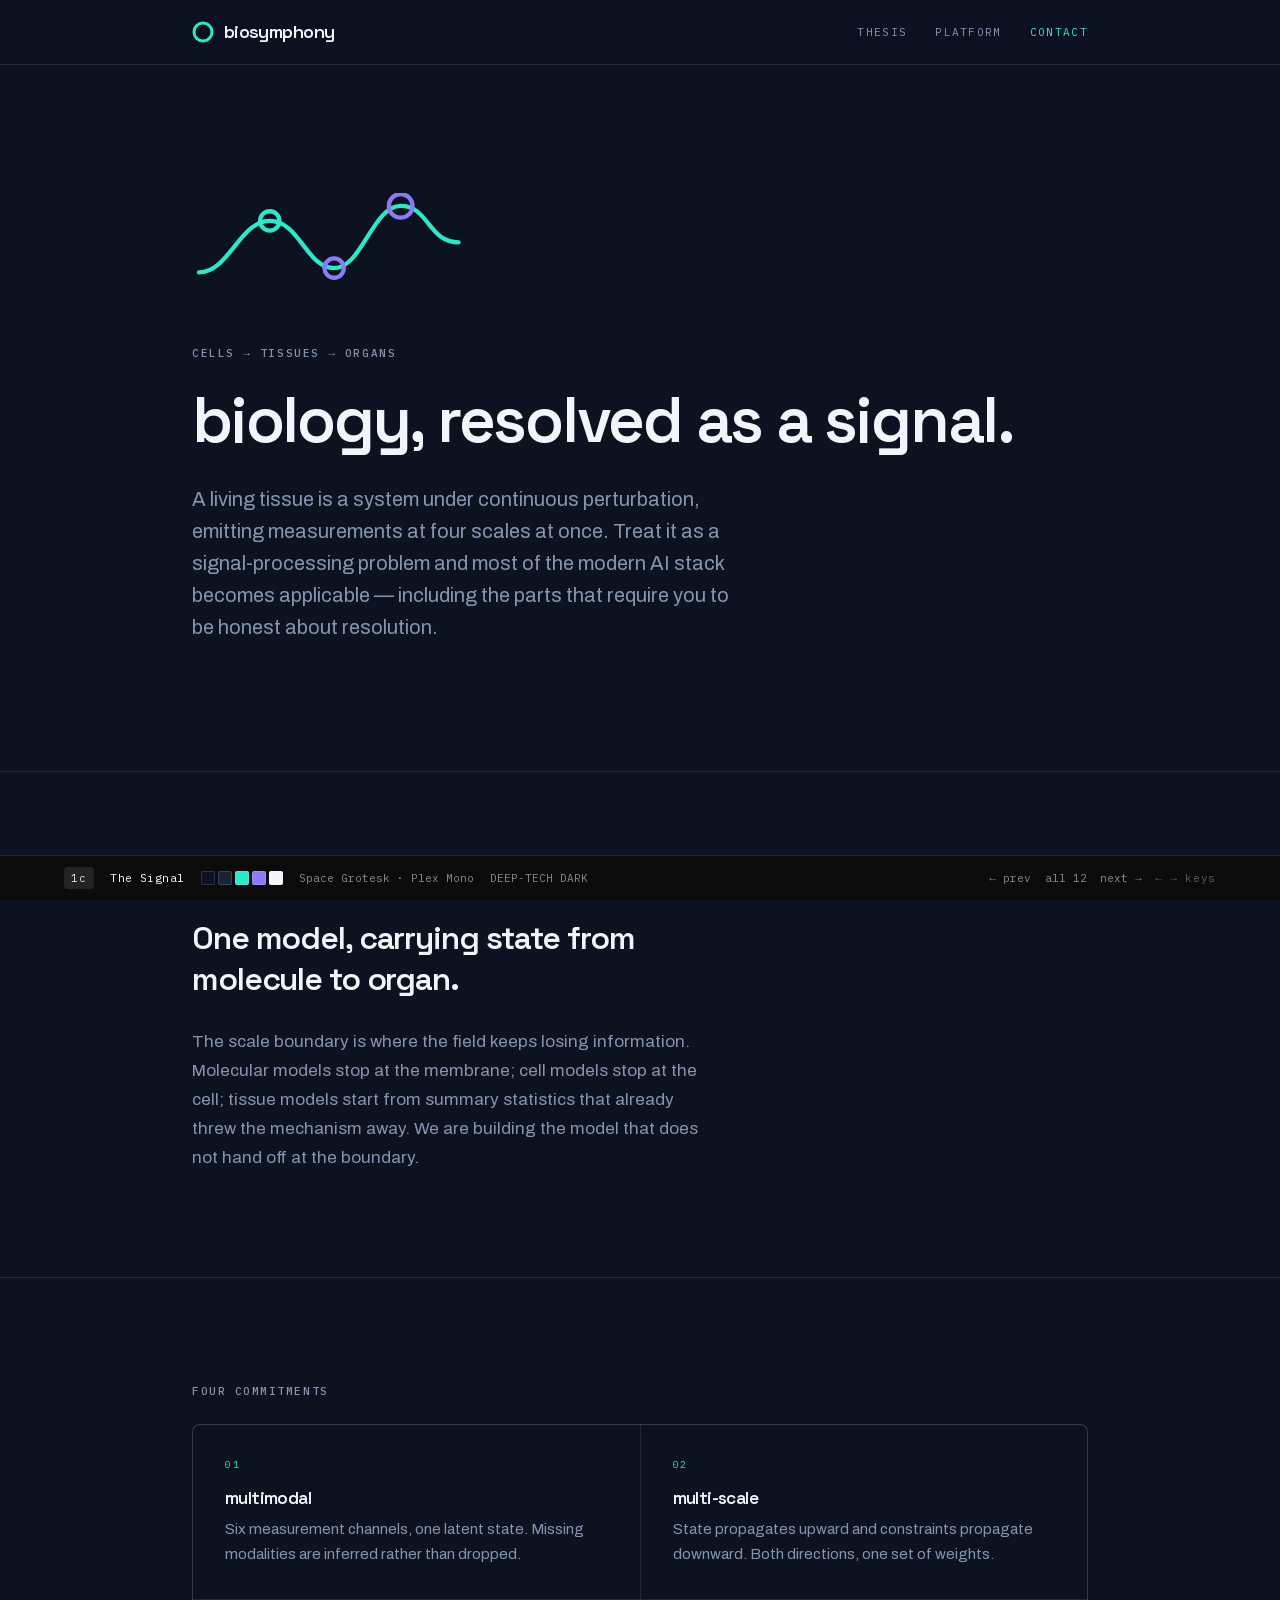
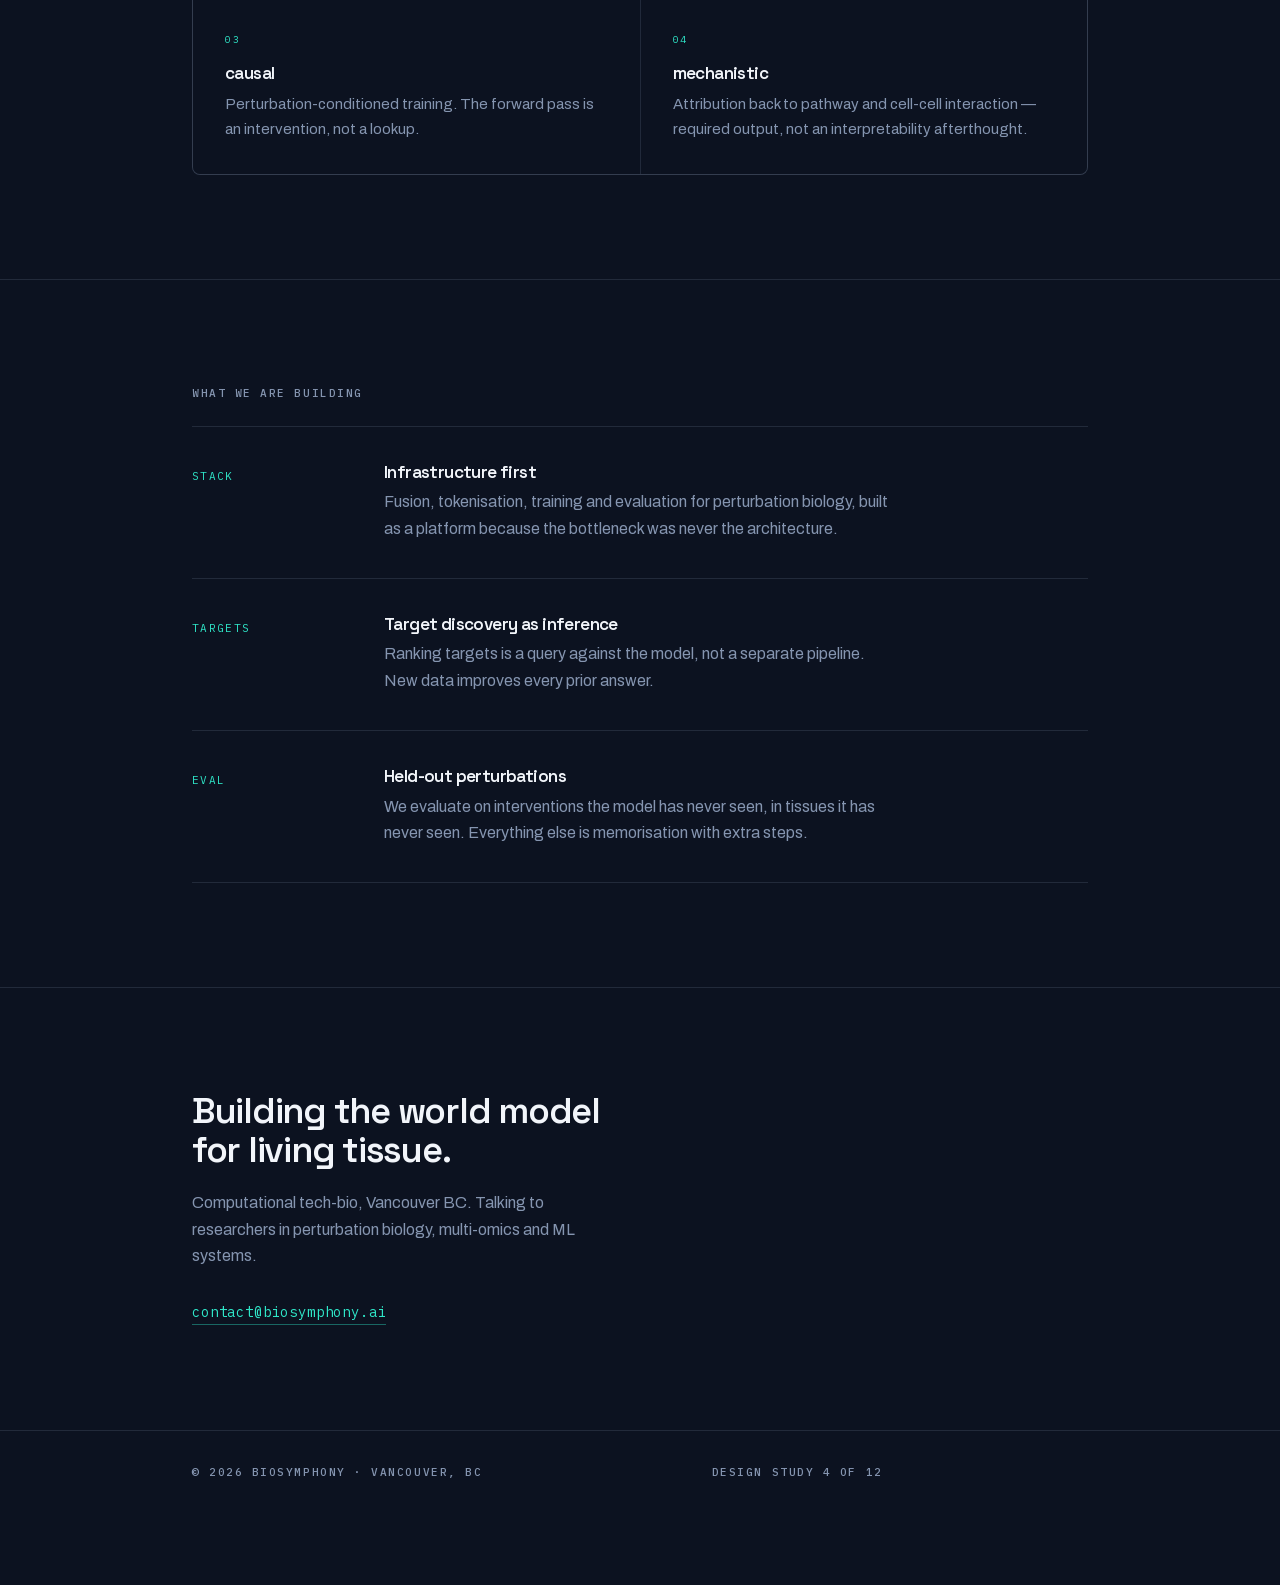
<file: demo/4/index.html>
<!doctype html>
<html lang="en">
<head>
<meta charset="utf-8">
<meta name="viewport" content="width=device-width, initial-scale=1">
<title>The Signal · Biosymphony design study 4</title>
<meta name="description" content="Biosymphony design system study 4 — The Signal (1c). One-page treatment of the virtual-tissue positioning.">
<meta name="robots" content="noindex, nofollow">
<meta name="theme-color" content="#0C1220">
<link rel="icon" type="image/svg+xml" href="../../favicon.svg">
<link rel="stylesheet" href="../demo.css">
<style>
  :root { --ink:#0C1220; --ink-2:#1A2438; --fg:#F2F5FA; --fg-2:#8595B0;
    --accent:#2FE6C8; --accent-2:#8B7CF6; --rule:rgba(133,149,176,.18);
    --display:'Space Grotesk',system-ui,sans-serif; --body:'Archivo',system-ui,sans-serif;
    --dw:600; --dt:-.035em; --radius:8px; }
  .brand .name{text-transform:lowercase;letter-spacing:-.03em;font-size:1.125rem}
    h1{text-transform:lowercase}
    .grid4 .n{color:var(--accent)}
    .row .k{color:var(--accent)}

</style>
</head>
<body>

<header class="top">
  <div class="wrap">
    <a class="brand" href="../"><svg width="22" height="22" viewBox="0 0 22 22" aria-hidden="true"><circle cx="11" cy="11" r="9" fill="none" stroke="#2FE6C8" stroke-width="3"/></svg><span class="name">biosymphony</span></a>
    <nav>
      <a class="hide-sm" href="#thesis">Thesis</a>
      <a class="hide-sm" href="#platform">Platform</a>
      <a class="cta" href="mailto:contact@biosymphony.ai">Contact</a>
    </nav>
  </div>
</header>

<main>
  <section class="hero">
    <div class="wrap">
      <div class="ornament"><svg viewBox="0 0 260 96" width="280" height="103" fill="none" aria-hidden="true">
  <path d="M6 74C34 74 44 26 72 26s34 44 60 44 36-58 62-58 26 34 54 34" stroke="#2FE6C8" stroke-width="4" stroke-linecap="round"/>
  <circle cx="72" cy="26" r="9" fill="none" stroke="#2FE6C8" stroke-width="4"/>
  <circle cx="132" cy="70" r="9" fill="none" stroke="#8B7CF6" stroke-width="4"/>
  <circle cx="194" cy="12" r="11" fill="none" stroke="#8B7CF6" stroke-width="4"/>
</svg></div>
      <span class="mono eyebrow">cells → tissues → organs</span>
      <h1>Biology, resolved as a signal.</h1>
      <p class="lede">A living tissue is a system under continuous perturbation, emitting measurements at four scales at once. Treat it as a signal-processing problem and most of the modern AI stack becomes applicable — including the parts that require you to be honest about resolution.</p>
      
    </div>
  </section>

  <section class="thesis" id="thesis">
    <div class="wrap">
      <span class="mono eyebrow">The thesis</span>
      <p>One model, carrying state from molecule to organ.</p>
      <p class="after">The scale boundary is where the field keeps losing information. Molecular models stop at the membrane; cell models stop at the cell; tissue models start from summary statistics that already threw the mechanism away. We are building the model that does not hand off at the boundary.</p>
    </div>
  </section>

  <section id="platform">
    <div class="wrap">
      <span class="mono eyebrow">Four commitments</span>
      <div class="grid4"><div><span class="n">01</span><h3>multimodal</h3><p>Six measurement channels, one latent state. Missing modalities are inferred rather than dropped.</p></div><div><span class="n">02</span><h3>multi-scale</h3><p>State propagates upward and constraints propagate downward. Both directions, one set of weights.</p></div><div><span class="n">03</span><h3>causal</h3><p>Perturbation-conditioned training. The forward pass is an intervention, not a lookup.</p></div><div><span class="n">04</span><h3>mechanistic</h3><p>Attribution back to pathway and cell-cell interaction — required output, not an interpretability afterthought.</p></div></div>
    </div>
  </section>

  <section>
    <div class="wrap">
      <span class="mono eyebrow">What we are building</span>
      <div class="rows"><div class="row"><div class="k">stack</div><div><h3>Infrastructure first</h3><p>Fusion, tokenisation, training and evaluation for perturbation biology, built as a platform because the bottleneck was never the architecture.</p></div></div><div class="row"><div class="k">targets</div><div><h3>Target discovery as inference</h3><p>Ranking targets is a query against the model, not a separate pipeline. New data improves every prior answer.</p></div></div><div class="row"><div class="k">eval</div><div><h3>Held-out perturbations</h3><p>We evaluate on interventions the model has never seen, in tissues it has never seen. Everything else is memorisation with extra steps.</p></div></div></div>
      
    </div>
  </section>

  <section class="cta">
    <div class="wrap">
      <h2>Building the world model for living tissue.</h2>
      <p>Computational tech-bio, Vancouver BC. Talking to researchers in perturbation biology, multi-omics and ML systems.</p>
      <a class="mail link" href="mailto:contact@biosymphony.ai">contact@biosymphony.ai</a>
    </div>
  </section>
</main>

<footer>
  <div class="wrap">
    <span class="mono">&copy; 2026 Biosymphony · Vancouver, BC</span>
    <a class="mono" href="../" style="text-decoration:none">Design study 4 of 12</a>
  </div>
</footer>

<div class="spec">
  <div class="wrap">
    <span class="tag">1c</span>
    <span class="nm">The Signal</span>
    <span class="sw"><i style="background:#0C1220"></i><i style="background:#1A2438"></i><i style="background:#2FE6C8"></i><i style="background:#8B7CF6"></i><i style="background:#F2F5FA"></i></span>
    <span class="meta">Space Grotesk · Plex Mono</span>
    <span class="meta">DEEP-TECH DARK</span>
    <span class="nav"><a rel="prev" href="../3/">&larr; prev</a><a href="../">all 12</a><a rel="next" href="../5/">next &rarr;</a><span class="hint" aria-hidden="true"><b class="k">&larr; &rarr; keys</b><b class="t">or swipe</b></span></span>
  </div>
</div>
<script src="../nav.js" defer></script>
</body>
</html>
</file>
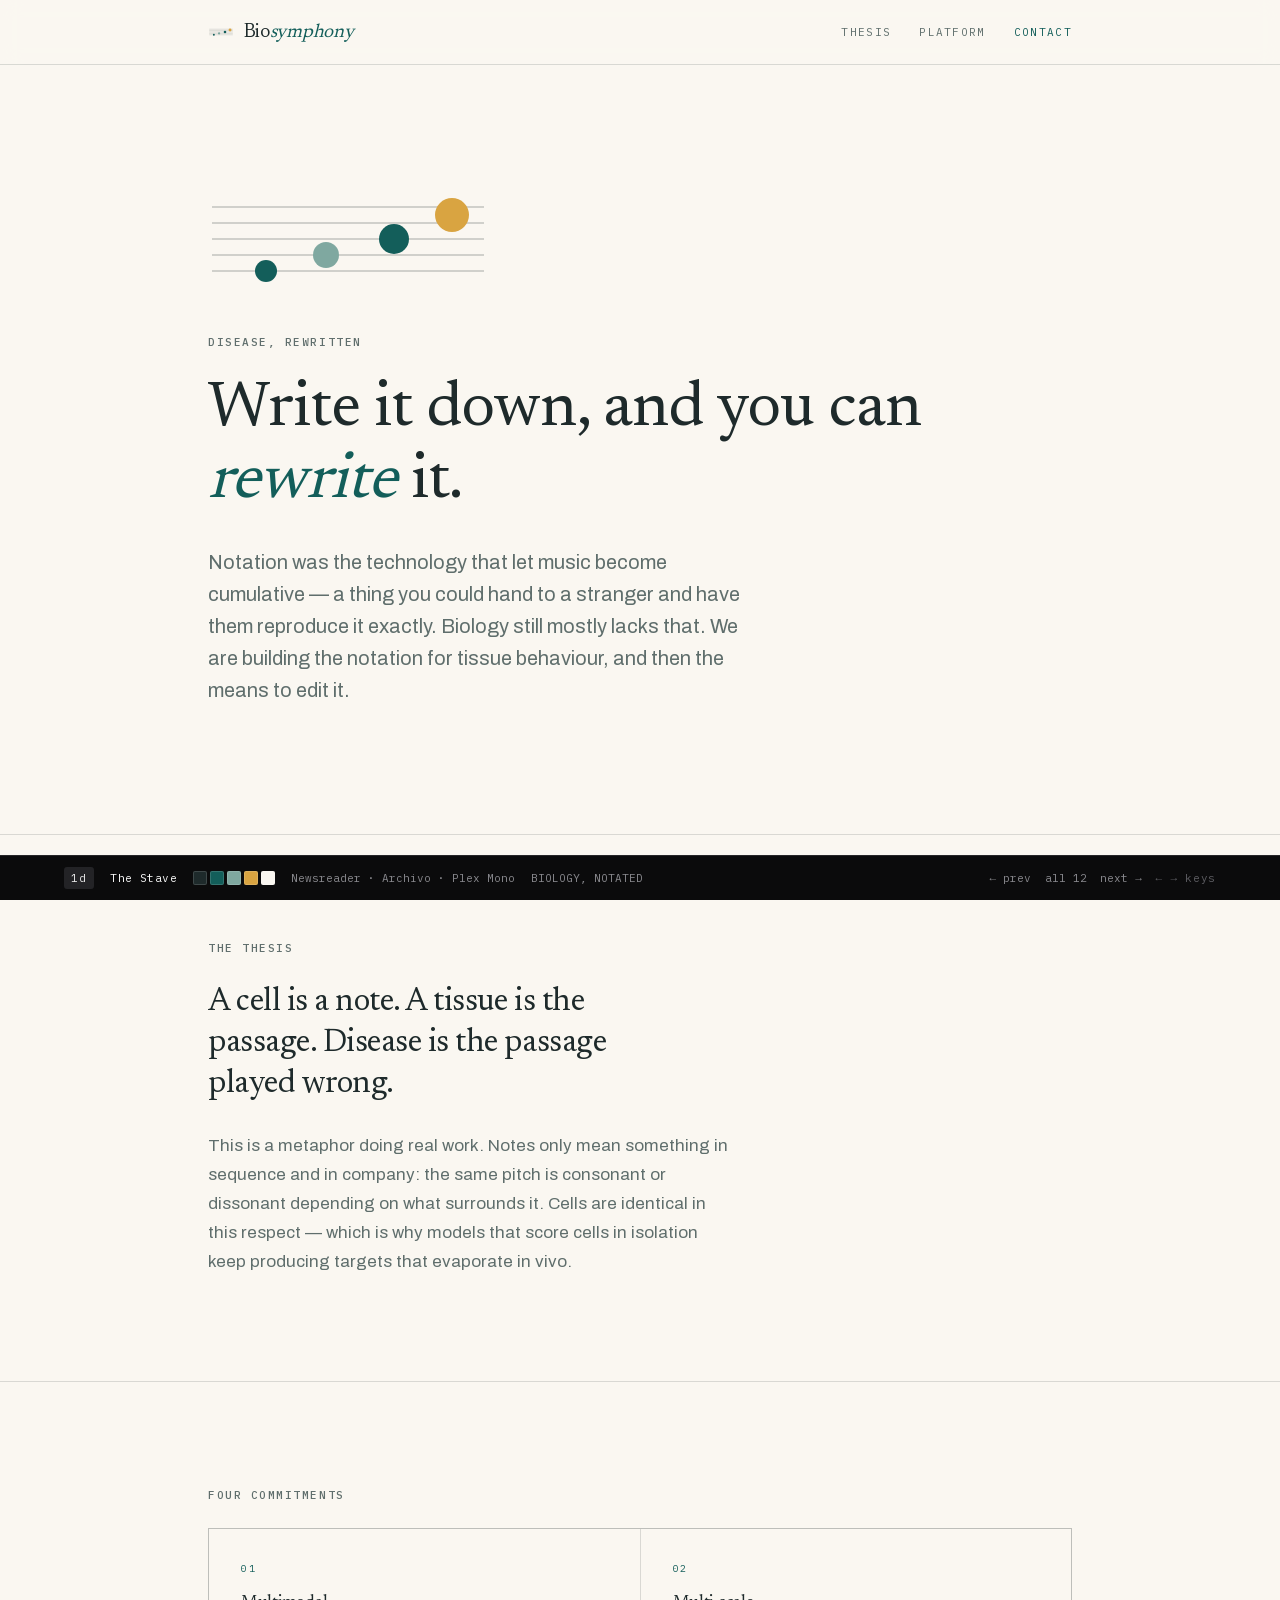
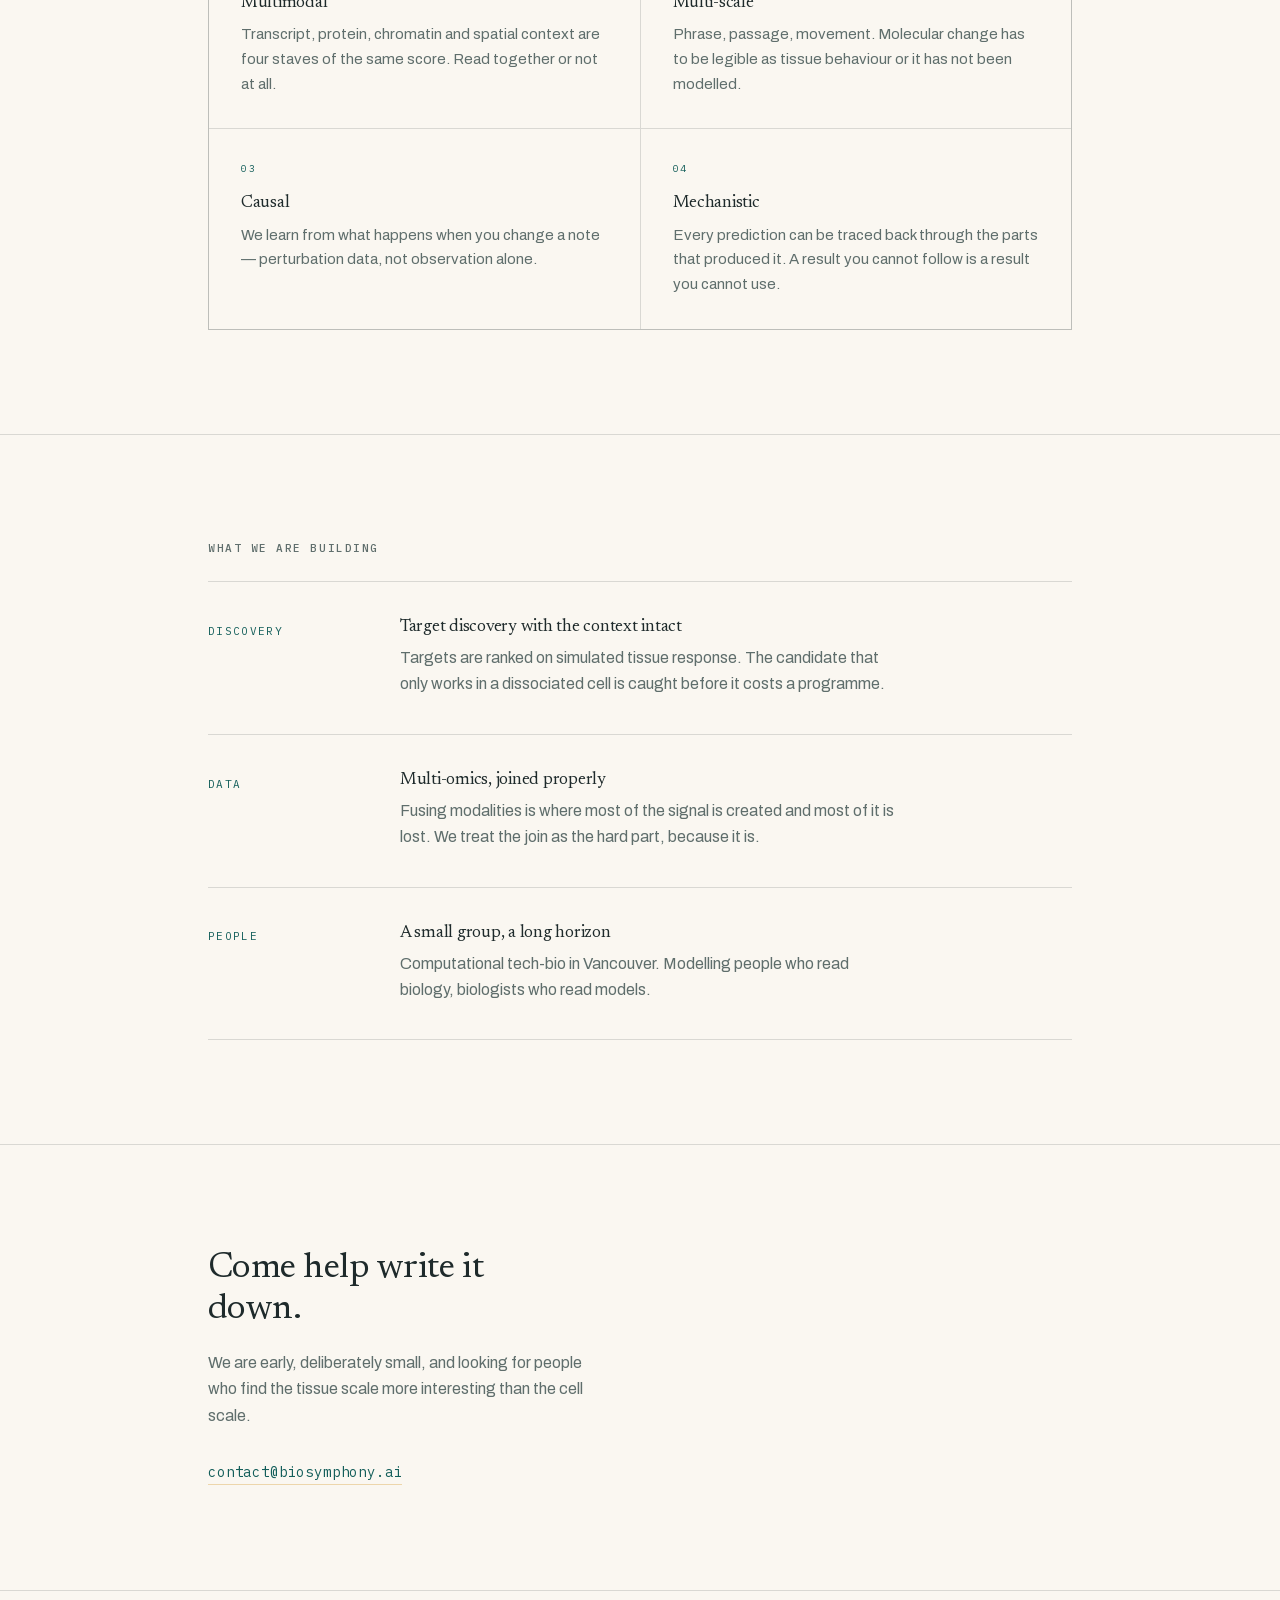
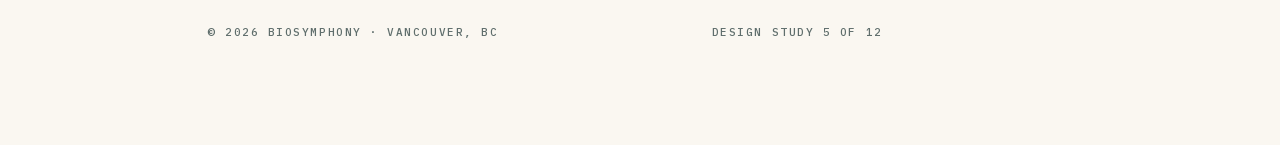
<file: demo/5/index.html>
<!doctype html>
<html lang="en">
<head>
<meta charset="utf-8">
<meta name="viewport" content="width=device-width, initial-scale=1">
<title>The Stave · Biosymphony design study 5</title>
<meta name="description" content="Biosymphony design system study 5 — The Stave (1d). One-page treatment of the virtual-tissue positioning.">
<meta name="robots" content="noindex, nofollow">
<meta name="theme-color" content="#1E2A2B">
<link rel="icon" type="image/svg+xml" href="../../favicon.svg">
<link rel="stylesheet" href="../demo.css">
<style>
  :root { --ink:#FAF7F1; --ink-2:#FFFFFF; --fg:#1E2A2B; --fg-2:#5F6E6C;
    --accent:#D9A441; --accent-2:#135E5A; --rule:rgba(30,42,43,.15);
    --display:'Newsreader',Georgia,serif; --body:'Archivo',system-ui,sans-serif;
    --dw:400; --dt:-.015em; --dlh:1.12; --maxw:62rem; }
  a.link,.top nav a.cta{color:var(--accent-2)}
  .brand .name{font-size:1.1875rem}
    .brand .name em{font-style:italic;color:var(--accent-2)}
    h1 em{font-style:italic;color:var(--accent-2)}
    .grid4 .n{color:var(--accent-2)}
    .row .k{color:var(--accent-2)}
</style>
</head>
<body>

<header class="top">
  <div class="wrap">
    <a class="brand" href="../"><svg viewBox="0 0 280 92" width="26" height="8" fill="none" aria-hidden="true">
  <line x1="4" y1="14" x2="276" y2="14" stroke="#1E2A2B" stroke-width="1.5"/><line x1="4" y1="30" x2="276" y2="30" stroke="#1E2A2B" stroke-width="1.5"/><line x1="4" y1="46" x2="276" y2="46" stroke="#1E2A2B" stroke-width="1.5"/><line x1="4" y1="62" x2="276" y2="62" stroke="#1E2A2B" stroke-width="1.5"/><line x1="4" y1="78" x2="276" y2="78" stroke="#1E2A2B" stroke-width="1.5"/>
  <circle cx="58" cy="78" r="11" fill="#135E5A"/><circle cx="58" cy="78" r="4.5" fill="#1E2A2B" fill-opacity=".001"/>
  <circle cx="118" cy="62" r="13" fill="#7FA8A0"/>
  <circle cx="186" cy="46" r="15" fill="#135E5A"/>
  <circle cx="244" cy="22" r="17" fill="#D9A441"/>
</svg><span class="name">Bio<em>symphony</em></span></a>
    <nav>
      <a class="hide-sm" href="#thesis">Thesis</a>
      <a class="hide-sm" href="#platform">Platform</a>
      <a class="cta" href="mailto:contact@biosymphony.ai">Contact</a>
    </nav>
  </div>
</header>

<main>
  <section class="hero">
    <div class="wrap">
      <div class="ornament"><svg viewBox="0 0 280 92" width="280" height="92" fill="none" aria-hidden="true">
  <line x1="4" y1="14" x2="276" y2="14" stroke="rgba(30,42,43,.25)" stroke-width="1.5"/><line x1="4" y1="30" x2="276" y2="30" stroke="rgba(30,42,43,.25)" stroke-width="1.5"/><line x1="4" y1="46" x2="276" y2="46" stroke="rgba(30,42,43,.25)" stroke-width="1.5"/><line x1="4" y1="62" x2="276" y2="62" stroke="rgba(30,42,43,.25)" stroke-width="1.5"/><line x1="4" y1="78" x2="276" y2="78" stroke="rgba(30,42,43,.25)" stroke-width="1.5"/>
  <circle cx="58" cy="78" r="11" fill="#135E5A"/><circle cx="58" cy="78" r="4.5" fill="rgba(30,42,43,.25)" fill-opacity=".001"/>
  <circle cx="118" cy="62" r="13" fill="#7FA8A0"/>
  <circle cx="186" cy="46" r="15" fill="#135E5A"/>
  <circle cx="244" cy="22" r="17" fill="#D9A441"/>
</svg></div>
      <span class="mono eyebrow">Disease, rewritten</span>
      <h1>Write it down, and you can <em>rewrite</em> it.</h1>
      <p class="lede">Notation was the technology that let music become cumulative — a thing you could hand to a stranger and have them reproduce it exactly. Biology still mostly lacks that. We are building the notation for tissue behaviour, and then the means to edit it.</p>
      
    </div>
  </section>

  <section class="thesis" id="thesis">
    <div class="wrap">
      <span class="mono eyebrow">The thesis</span>
      <p>A cell is a note. A tissue is the passage. Disease is the passage played wrong.</p>
      <p class="after">This is a metaphor doing real work. Notes only mean something in sequence and in company: the same pitch is consonant or dissonant depending on what surrounds it. Cells are identical in this respect — which is why models that score cells in isolation keep producing targets that evaporate in vivo.</p>
    </div>
  </section>

  <section id="platform">
    <div class="wrap">
      <span class="mono eyebrow">Four commitments</span>
      <div class="grid4"><div><span class="n">01</span><h3>Multimodal</h3><p>Transcript, protein, chromatin and spatial context are four staves of the same score. Read together or not at all.</p></div><div><span class="n">02</span><h3>Multi-scale</h3><p>Phrase, passage, movement. Molecular change has to be legible as tissue behaviour or it has not been modelled.</p></div><div><span class="n">03</span><h3>Causal</h3><p>We learn from what happens when you change a note — perturbation data, not observation alone.</p></div><div><span class="n">04</span><h3>Mechanistic</h3><p>Every prediction can be traced back through the parts that produced it. A result you cannot follow is a result you cannot use.</p></div></div>
    </div>
  </section>

  <section>
    <div class="wrap">
      <span class="mono eyebrow">What we are building</span>
      <div class="rows"><div class="row"><div class="k">Discovery</div><div><h3>Target discovery with the context intact</h3><p>Targets are ranked on simulated tissue response. The candidate that only works in a dissociated cell is caught before it costs a programme.</p></div></div><div class="row"><div class="k">Data</div><div><h3>Multi-omics, joined properly</h3><p>Fusing modalities is where most of the signal is created and most of it is lost. We treat the join as the hard part, because it is.</p></div></div><div class="row"><div class="k">People</div><div><h3>A small group, a long horizon</h3><p>Computational tech-bio in Vancouver. Modelling people who read biology, biologists who read models.</p></div></div></div>
      
    </div>
  </section>

  <section class="cta">
    <div class="wrap">
      <h2>Come help write it down.</h2>
      <p>We are early, deliberately small, and looking for people who find the tissue scale more interesting than the cell scale.</p>
      <a class="mail link" href="mailto:contact@biosymphony.ai">contact@biosymphony.ai</a>
    </div>
  </section>
</main>

<footer>
  <div class="wrap">
    <span class="mono">&copy; 2026 Biosymphony · Vancouver, BC</span>
    <a class="mono" href="../" style="text-decoration:none">Design study 5 of 12</a>
  </div>
</footer>

<div class="spec">
  <div class="wrap">
    <span class="tag">1d</span>
    <span class="nm">The Stave</span>
    <span class="sw"><i style="background:#1E2A2B"></i><i style="background:#135E5A"></i><i style="background:#7FA8A0"></i><i style="background:#D9A441"></i><i style="background:#FAF7F1"></i></span>
    <span class="meta">Newsreader · Archivo · Plex Mono</span>
    <span class="meta">BIOLOGY, NOTATED</span>
    <span class="nav"><a rel="prev" href="../4/">&larr; prev</a><a href="../">all 12</a><a rel="next" href="../6/">next &rarr;</a><span class="hint" aria-hidden="true"><b class="k">&larr; &rarr; keys</b><b class="t">or swipe</b></span></span>
  </div>
</div>
<script src="../nav.js" defer></script>
</body>
</html>
</file>
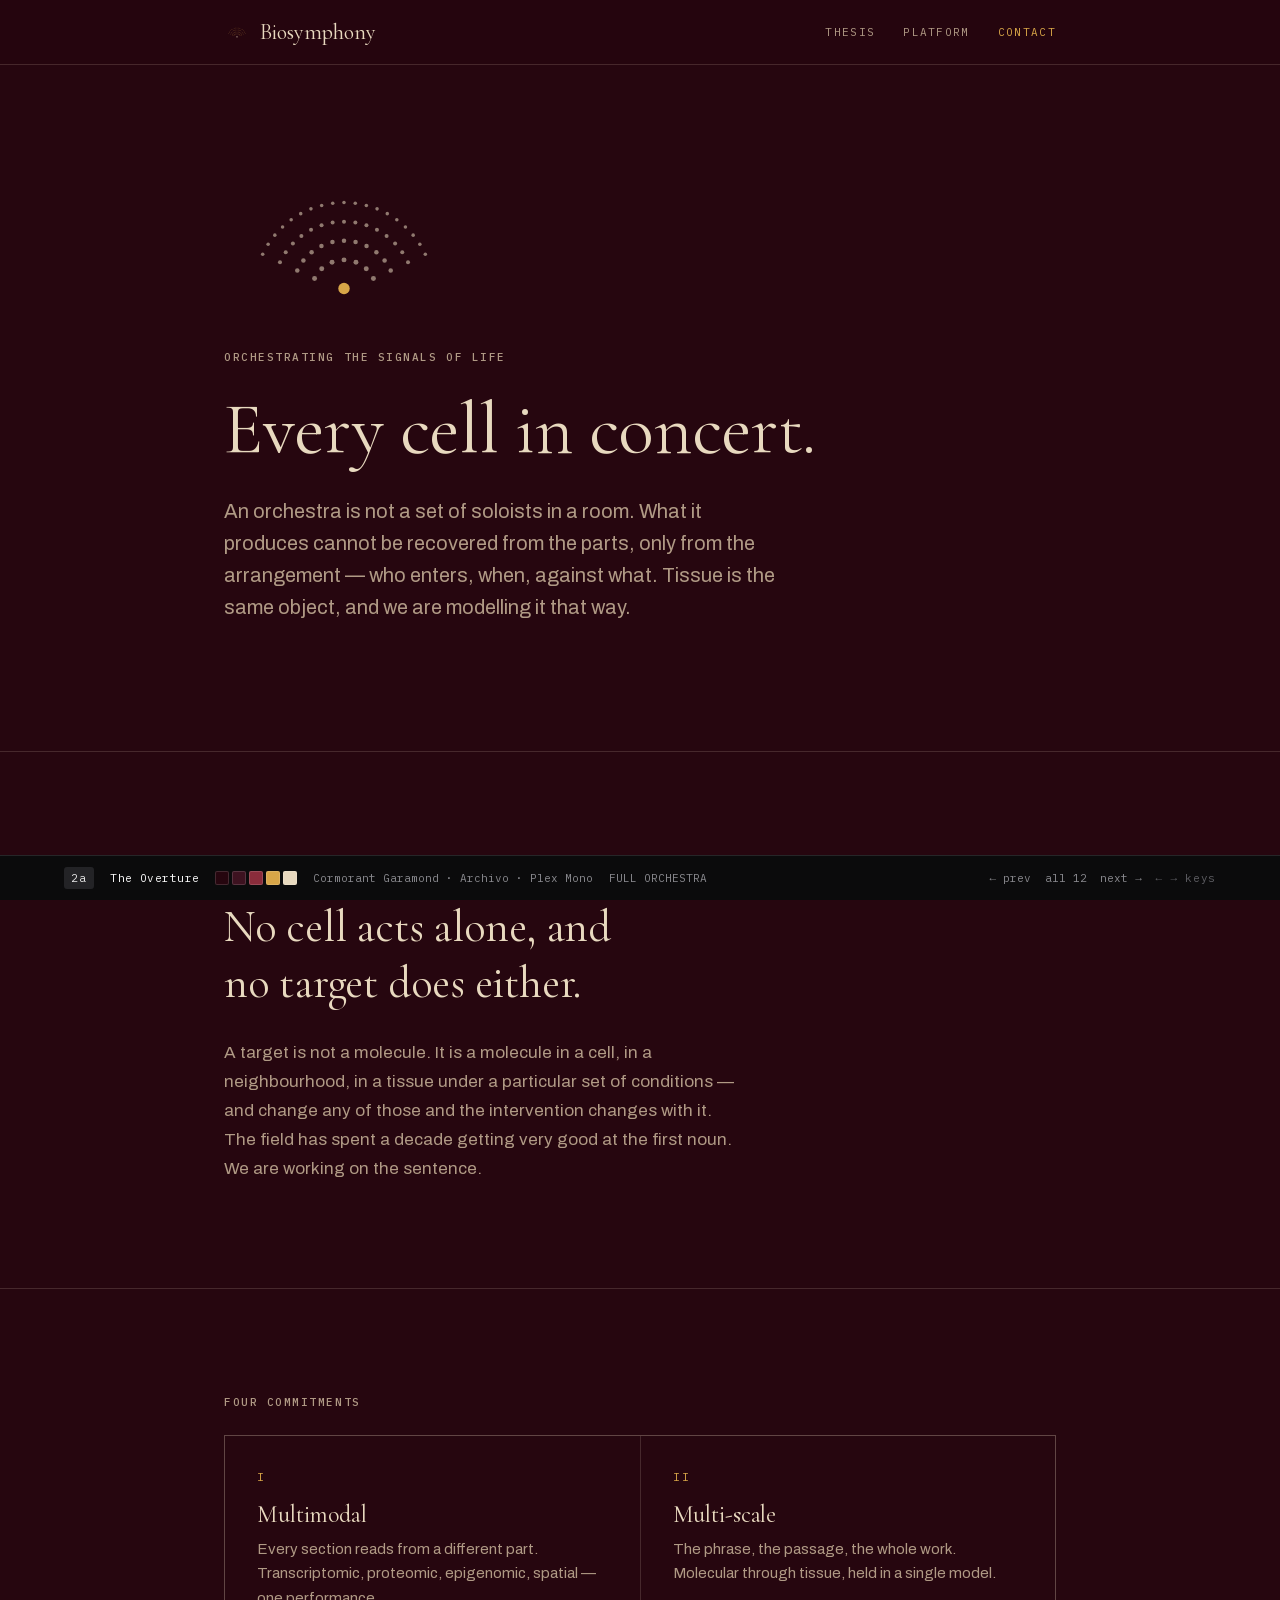
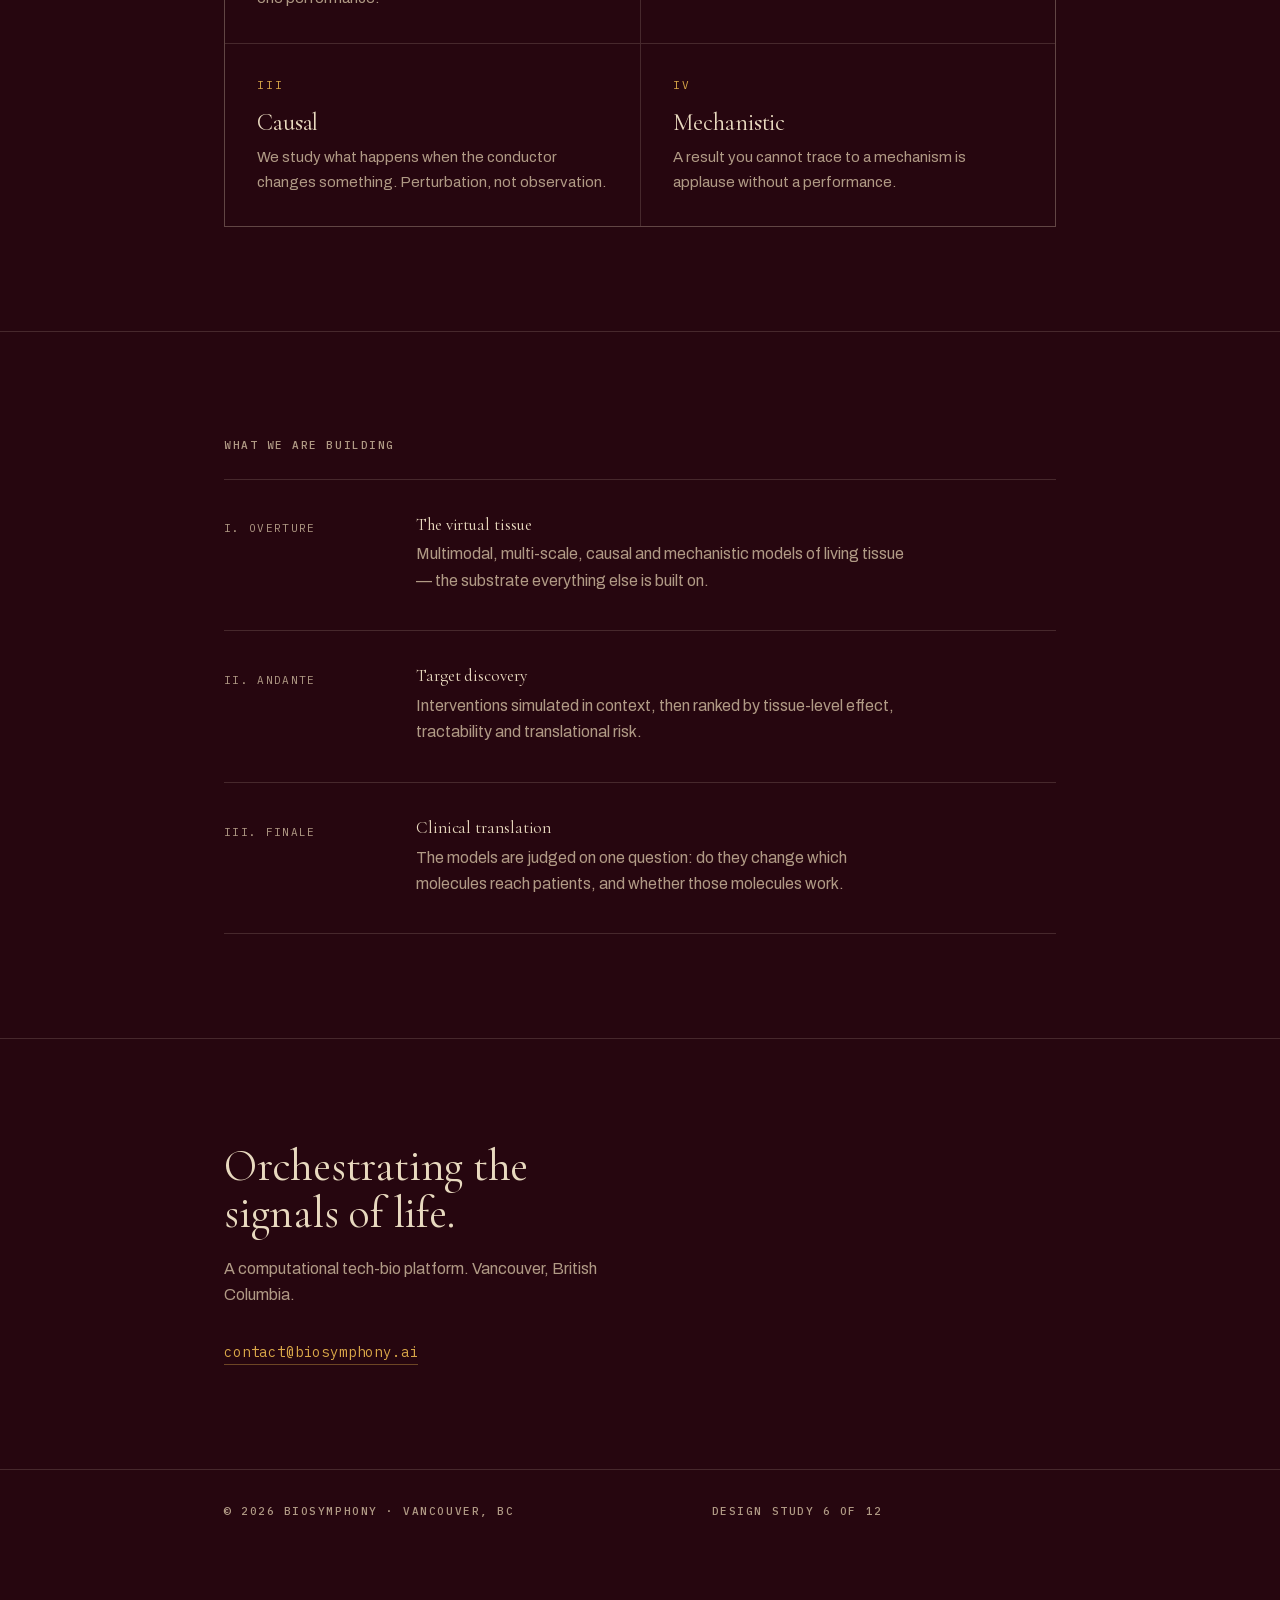
<file: demo/6/index.html>
<!doctype html>
<html lang="en">
<head>
<meta charset="utf-8">
<meta name="viewport" content="width=device-width, initial-scale=1">
<title>The Overture · Biosymphony design study 6</title>
<meta name="description" content="Biosymphony design system study 6 — The Overture (2a). One-page treatment of the virtual-tissue positioning.">
<meta name="robots" content="noindex, nofollow">
<meta name="theme-color" content="#26060F">
<link rel="icon" type="image/svg+xml" href="../../favicon.svg">
<link rel="stylesheet" href="../demo.css">
<style>
  :root { --ink:#26060F; --ink-2:#3D1220; --fg:#E8D9BF; --fg-2:#B09A85;
    --accent:#D8A648; --accent-2:#8A2C3B; --rule:rgba(232,217,191,.16);
    --display:'Cormorant',Georgia,serif; --body:'Archivo',system-ui,sans-serif;
    --dw:400; --dt:-.005em; --dlh:1.05; --maxw:60rem; }
  .brand .name{font-size:1.375rem;letter-spacing:0}
    h1{font-size:clamp(2.4rem,7.5vw,4.6rem)}
    h2{font-size:clamp(1.75rem,4.2vw,2.75rem)}
    .movement{font-family:var(--mono);font-size:.6875rem;letter-spacing:.2em;
      text-transform:uppercase;color:var(--accent);display:block;margin-bottom:1.25rem}
    .thesis p{font-size:clamp(1.75rem,4.4vw,2.75rem);max-width:20ch}
    .grid4 .n{color:var(--accent);font-size:.6875rem;letter-spacing:.2em}
    .grid4 h3{font-family:var(--display);font-size:1.5rem;font-weight:400}
</style>
</head>
<body>

<header class="top">
  <div class="wrap">
    <a class="brand" href="../"><svg viewBox="0 0 250 112" width="26" height="11" aria-hidden="true"><circle cx="94.2" cy="89.5" r="2.60" fill="#D8A648"/><circle cx="101.7" cy="79.2" r="2.60" fill="#D8A648"/><circle cx="112.5" cy="72.4" r="2.60" fill="#D8A648"/><circle cx="125.0" cy="70.0" r="2.60" fill="#D8A648"/><circle cx="137.5" cy="72.4" r="2.60" fill="#D8A648"/><circle cx="148.3" cy="79.2" r="2.60" fill="#D8A648"/><circle cx="155.8" cy="89.5" r="2.60" fill="#D8A648"/><circle cx="76.1" cy="81.0" r="2.35" fill="#D8A648"/><circle cx="82.5" cy="70.6" r="2.35" fill="#D8A648"/><circle cx="91.1" cy="62.0" r="2.35" fill="#D8A648"/><circle cx="101.4" cy="55.4" r="2.35" fill="#D8A648"/><circle cx="112.9" cy="51.4" r="2.35" fill="#D8A648"/><circle cx="125.0" cy="50.0" r="2.35" fill="#D8A648"/><circle cx="137.1" cy="51.4" r="2.35" fill="#D8A648"/><circle cx="148.6" cy="55.4" r="2.35" fill="#D8A648"/><circle cx="158.9" cy="62.0" r="2.35" fill="#D8A648"/><circle cx="167.5" cy="70.6" r="2.35" fill="#D8A648"/><circle cx="173.9" cy="81.0" r="2.35" fill="#D8A648"/><circle cx="58.0" cy="72.5" r="2.10" fill="#D8A648"/><circle cx="64.0" cy="62.1" r="2.10" fill="#D8A648"/><circle cx="71.5" cy="52.9" r="2.10" fill="#D8A648"/><circle cx="80.4" cy="44.9" r="2.10" fill="#D8A648"/><circle cx="90.5" cy="38.5" r="2.10" fill="#D8A648"/><circle cx="101.5" cy="33.8" r="2.10" fill="#D8A648"/><circle cx="113.1" cy="31.0" r="2.10" fill="#D8A648"/><circle cx="125.0" cy="30.0" r="2.10" fill="#D8A648"/><circle cx="136.9" cy="31.0" r="2.10" fill="#D8A648"/><circle cx="148.5" cy="33.8" r="2.10" fill="#D8A648"/><circle cx="159.5" cy="38.5" r="2.10" fill="#D8A648"/><circle cx="169.6" cy="44.9" r="2.10" fill="#D8A648"/><circle cx="178.5" cy="52.9" r="2.10" fill="#D8A648"/><circle cx="186.0" cy="62.1" r="2.10" fill="#D8A648"/><circle cx="192.0" cy="72.5" r="2.10" fill="#D8A648"/><circle cx="39.9" cy="64.0" r="1.85" fill="#D8A648"/><circle cx="45.6" cy="53.6" r="1.85" fill="#D8A648"/><circle cx="52.6" cy="44.1" r="1.85" fill="#D8A648"/><circle cx="60.7" cy="35.5" r="1.85" fill="#D8A648"/><circle cx="69.7" cy="28.0" r="1.85" fill="#D8A648"/><circle cx="79.7" cy="21.6" r="1.85" fill="#D8A648"/><circle cx="90.4" cy="16.6" r="1.85" fill="#D8A648"/><circle cx="101.6" cy="13.0" r="1.85" fill="#D8A648"/><circle cx="113.2" cy="10.7" r="1.85" fill="#D8A648"/><circle cx="125.0" cy="10.0" r="1.85" fill="#D8A648"/><circle cx="136.8" cy="10.7" r="1.85" fill="#D8A648"/><circle cx="148.4" cy="13.0" r="1.85" fill="#D8A648"/><circle cx="159.6" cy="16.6" r="1.85" fill="#D8A648"/><circle cx="170.3" cy="21.6" r="1.85" fill="#D8A648"/><circle cx="180.3" cy="28.0" r="1.85" fill="#D8A648"/><circle cx="189.3" cy="35.5" r="1.85" fill="#D8A648"/><circle cx="197.4" cy="44.1" r="1.85" fill="#D8A648"/><circle cx="204.4" cy="53.6" r="1.85" fill="#D8A648"/><circle cx="210.1" cy="64.0" r="1.85" fill="#D8A648"/><circle cx="125" cy="100" r="6" fill="#E8D9BF"/></svg><span class="name">Biosymphony</span></a>
    <nav>
      <a class="hide-sm" href="#thesis">Thesis</a>
      <a class="hide-sm" href="#platform">Platform</a>
      <a class="cta" href="mailto:contact@biosymphony.ai">Contact</a>
    </nav>
  </div>
</header>

<main>
  <section class="hero">
    <div class="wrap">
      <div class="ornament"><svg viewBox="0 0 250 112" width="240" height="107" aria-hidden="true"><circle cx="94.2" cy="89.5" r="2.60" fill="rgba(232,217,191,.55)"/><circle cx="101.7" cy="79.2" r="2.60" fill="rgba(232,217,191,.55)"/><circle cx="112.5" cy="72.4" r="2.60" fill="rgba(232,217,191,.55)"/><circle cx="125.0" cy="70.0" r="2.60" fill="rgba(232,217,191,.55)"/><circle cx="137.5" cy="72.4" r="2.60" fill="rgba(232,217,191,.55)"/><circle cx="148.3" cy="79.2" r="2.60" fill="rgba(232,217,191,.55)"/><circle cx="155.8" cy="89.5" r="2.60" fill="rgba(232,217,191,.55)"/><circle cx="76.1" cy="81.0" r="2.35" fill="rgba(232,217,191,.55)"/><circle cx="82.5" cy="70.6" r="2.35" fill="rgba(232,217,191,.55)"/><circle cx="91.1" cy="62.0" r="2.35" fill="rgba(232,217,191,.55)"/><circle cx="101.4" cy="55.4" r="2.35" fill="rgba(232,217,191,.55)"/><circle cx="112.9" cy="51.4" r="2.35" fill="rgba(232,217,191,.55)"/><circle cx="125.0" cy="50.0" r="2.35" fill="rgba(232,217,191,.55)"/><circle cx="137.1" cy="51.4" r="2.35" fill="rgba(232,217,191,.55)"/><circle cx="148.6" cy="55.4" r="2.35" fill="rgba(232,217,191,.55)"/><circle cx="158.9" cy="62.0" r="2.35" fill="rgba(232,217,191,.55)"/><circle cx="167.5" cy="70.6" r="2.35" fill="rgba(232,217,191,.55)"/><circle cx="173.9" cy="81.0" r="2.35" fill="rgba(232,217,191,.55)"/><circle cx="58.0" cy="72.5" r="2.10" fill="rgba(232,217,191,.55)"/><circle cx="64.0" cy="62.1" r="2.10" fill="rgba(232,217,191,.55)"/><circle cx="71.5" cy="52.9" r="2.10" fill="rgba(232,217,191,.55)"/><circle cx="80.4" cy="44.9" r="2.10" fill="rgba(232,217,191,.55)"/><circle cx="90.5" cy="38.5" r="2.10" fill="rgba(232,217,191,.55)"/><circle cx="101.5" cy="33.8" r="2.10" fill="rgba(232,217,191,.55)"/><circle cx="113.1" cy="31.0" r="2.10" fill="rgba(232,217,191,.55)"/><circle cx="125.0" cy="30.0" r="2.10" fill="rgba(232,217,191,.55)"/><circle cx="136.9" cy="31.0" r="2.10" fill="rgba(232,217,191,.55)"/><circle cx="148.5" cy="33.8" r="2.10" fill="rgba(232,217,191,.55)"/><circle cx="159.5" cy="38.5" r="2.10" fill="rgba(232,217,191,.55)"/><circle cx="169.6" cy="44.9" r="2.10" fill="rgba(232,217,191,.55)"/><circle cx="178.5" cy="52.9" r="2.10" fill="rgba(232,217,191,.55)"/><circle cx="186.0" cy="62.1" r="2.10" fill="rgba(232,217,191,.55)"/><circle cx="192.0" cy="72.5" r="2.10" fill="rgba(232,217,191,.55)"/><circle cx="39.9" cy="64.0" r="1.85" fill="rgba(232,217,191,.55)"/><circle cx="45.6" cy="53.6" r="1.85" fill="rgba(232,217,191,.55)"/><circle cx="52.6" cy="44.1" r="1.85" fill="rgba(232,217,191,.55)"/><circle cx="60.7" cy="35.5" r="1.85" fill="rgba(232,217,191,.55)"/><circle cx="69.7" cy="28.0" r="1.85" fill="rgba(232,217,191,.55)"/><circle cx="79.7" cy="21.6" r="1.85" fill="rgba(232,217,191,.55)"/><circle cx="90.4" cy="16.6" r="1.85" fill="rgba(232,217,191,.55)"/><circle cx="101.6" cy="13.0" r="1.85" fill="rgba(232,217,191,.55)"/><circle cx="113.2" cy="10.7" r="1.85" fill="rgba(232,217,191,.55)"/><circle cx="125.0" cy="10.0" r="1.85" fill="rgba(232,217,191,.55)"/><circle cx="136.8" cy="10.7" r="1.85" fill="rgba(232,217,191,.55)"/><circle cx="148.4" cy="13.0" r="1.85" fill="rgba(232,217,191,.55)"/><circle cx="159.6" cy="16.6" r="1.85" fill="rgba(232,217,191,.55)"/><circle cx="170.3" cy="21.6" r="1.85" fill="rgba(232,217,191,.55)"/><circle cx="180.3" cy="28.0" r="1.85" fill="rgba(232,217,191,.55)"/><circle cx="189.3" cy="35.5" r="1.85" fill="rgba(232,217,191,.55)"/><circle cx="197.4" cy="44.1" r="1.85" fill="rgba(232,217,191,.55)"/><circle cx="204.4" cy="53.6" r="1.85" fill="rgba(232,217,191,.55)"/><circle cx="210.1" cy="64.0" r="1.85" fill="rgba(232,217,191,.55)"/><circle cx="125" cy="100" r="6" fill="#D8A648"/></svg></div>
      <span class="mono eyebrow">Orchestrating the signals of life</span>
      <h1>Every cell in concert.</h1>
      <p class="lede">An orchestra is not a set of soloists in a room. What it produces cannot be recovered from the parts, only from the arrangement — who enters, when, against what. Tissue is the same object, and we are modelling it that way.</p>
      
    </div>
  </section>

  <section class="thesis" id="thesis">
    <div class="wrap">
      <span class="mono eyebrow">The thesis</span>
      <p>No cell acts alone, and no target does either.</p>
      <p class="after">A target is not a molecule. It is a molecule in a cell, in a neighbourhood, in a tissue under a particular set of conditions — and change any of those and the intervention changes with it. The field has spent a decade getting very good at the first noun. We are working on the sentence.</p>
    </div>
  </section>

  <section id="platform">
    <div class="wrap">
      <span class="mono eyebrow">Four commitments</span>
      <div class="grid4"><div><span class="n">I</span><h3>Multimodal</h3><p>Every section reads from a different part. Transcriptomic, proteomic, epigenomic, spatial — one performance.</p></div><div><span class="n">II</span><h3>Multi-scale</h3><p>The phrase, the passage, the whole work. Molecular through tissue, held in a single model.</p></div><div><span class="n">III</span><h3>Causal</h3><p>We study what happens when the conductor changes something. Perturbation, not observation.</p></div><div><span class="n">IV</span><h3>Mechanistic</h3><p>A result you cannot trace to a mechanism is applause without a performance.</p></div></div>
    </div>
  </section>

  <section>
    <div class="wrap">
      <span class="mono eyebrow">What we are building</span>
      <div class="rows"><div class="row"><div class="k">I. Overture</div><div><h3>The virtual tissue</h3><p>Multimodal, multi-scale, causal and mechanistic models of living tissue — the substrate everything else is built on.</p></div></div><div class="row"><div class="k">II. Andante</div><div><h3>Target discovery</h3><p>Interventions simulated in context, then ranked by tissue-level effect, tractability and translational risk.</p></div></div><div class="row"><div class="k">III. Finale</div><div><h3>Clinical translation</h3><p>The models are judged on one question: do they change which molecules reach patients, and whether those molecules work.</p></div></div></div>
      
    </div>
  </section>

  <section class="cta">
    <div class="wrap">
      <h2>Orchestrating the signals of life.</h2>
      <p>A computational tech-bio platform. Vancouver, British Columbia.</p>
      <a class="mail link" href="mailto:contact@biosymphony.ai">contact@biosymphony.ai</a>
    </div>
  </section>
</main>

<footer>
  <div class="wrap">
    <span class="mono">&copy; 2026 Biosymphony · Vancouver, BC</span>
    <a class="mono" href="../" style="text-decoration:none">Design study 6 of 12</a>
  </div>
</footer>

<div class="spec">
  <div class="wrap">
    <span class="tag">2a</span>
    <span class="nm">The Overture</span>
    <span class="sw"><i style="background:#26060F"></i><i style="background:#3D1220"></i><i style="background:#8A2C3B"></i><i style="background:#D8A648"></i><i style="background:#E8D9BF"></i></span>
    <span class="meta">Cormorant Garamond · Archivo · Plex Mono</span>
    <span class="meta">FULL ORCHESTRA</span>
    <span class="nav"><a rel="prev" href="../5/">&larr; prev</a><a href="../">all 12</a><a rel="next" href="../7/">next &rarr;</a><span class="hint" aria-hidden="true"><b class="k">&larr; &rarr; keys</b><b class="t">or swipe</b></span></span>
  </div>
</div>
<script src="../nav.js" defer></script>
</body>
</html>
</file>
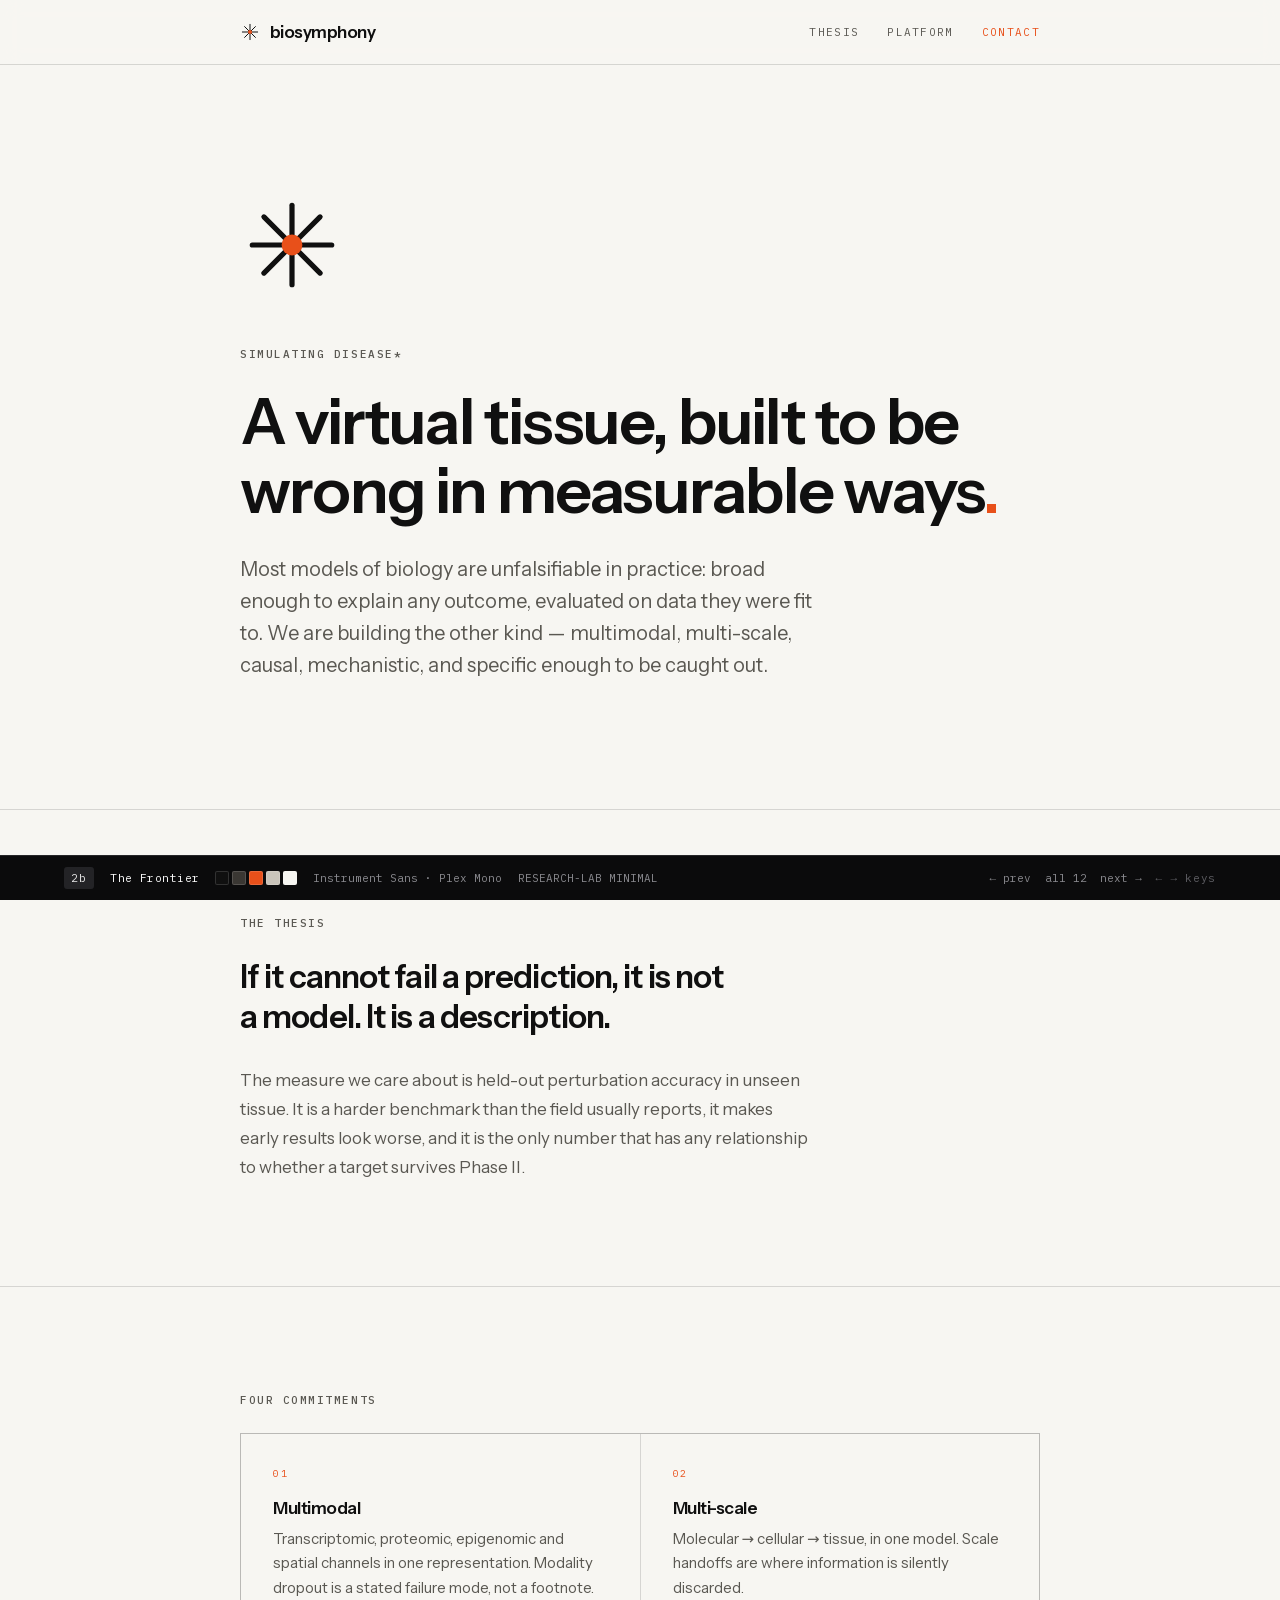
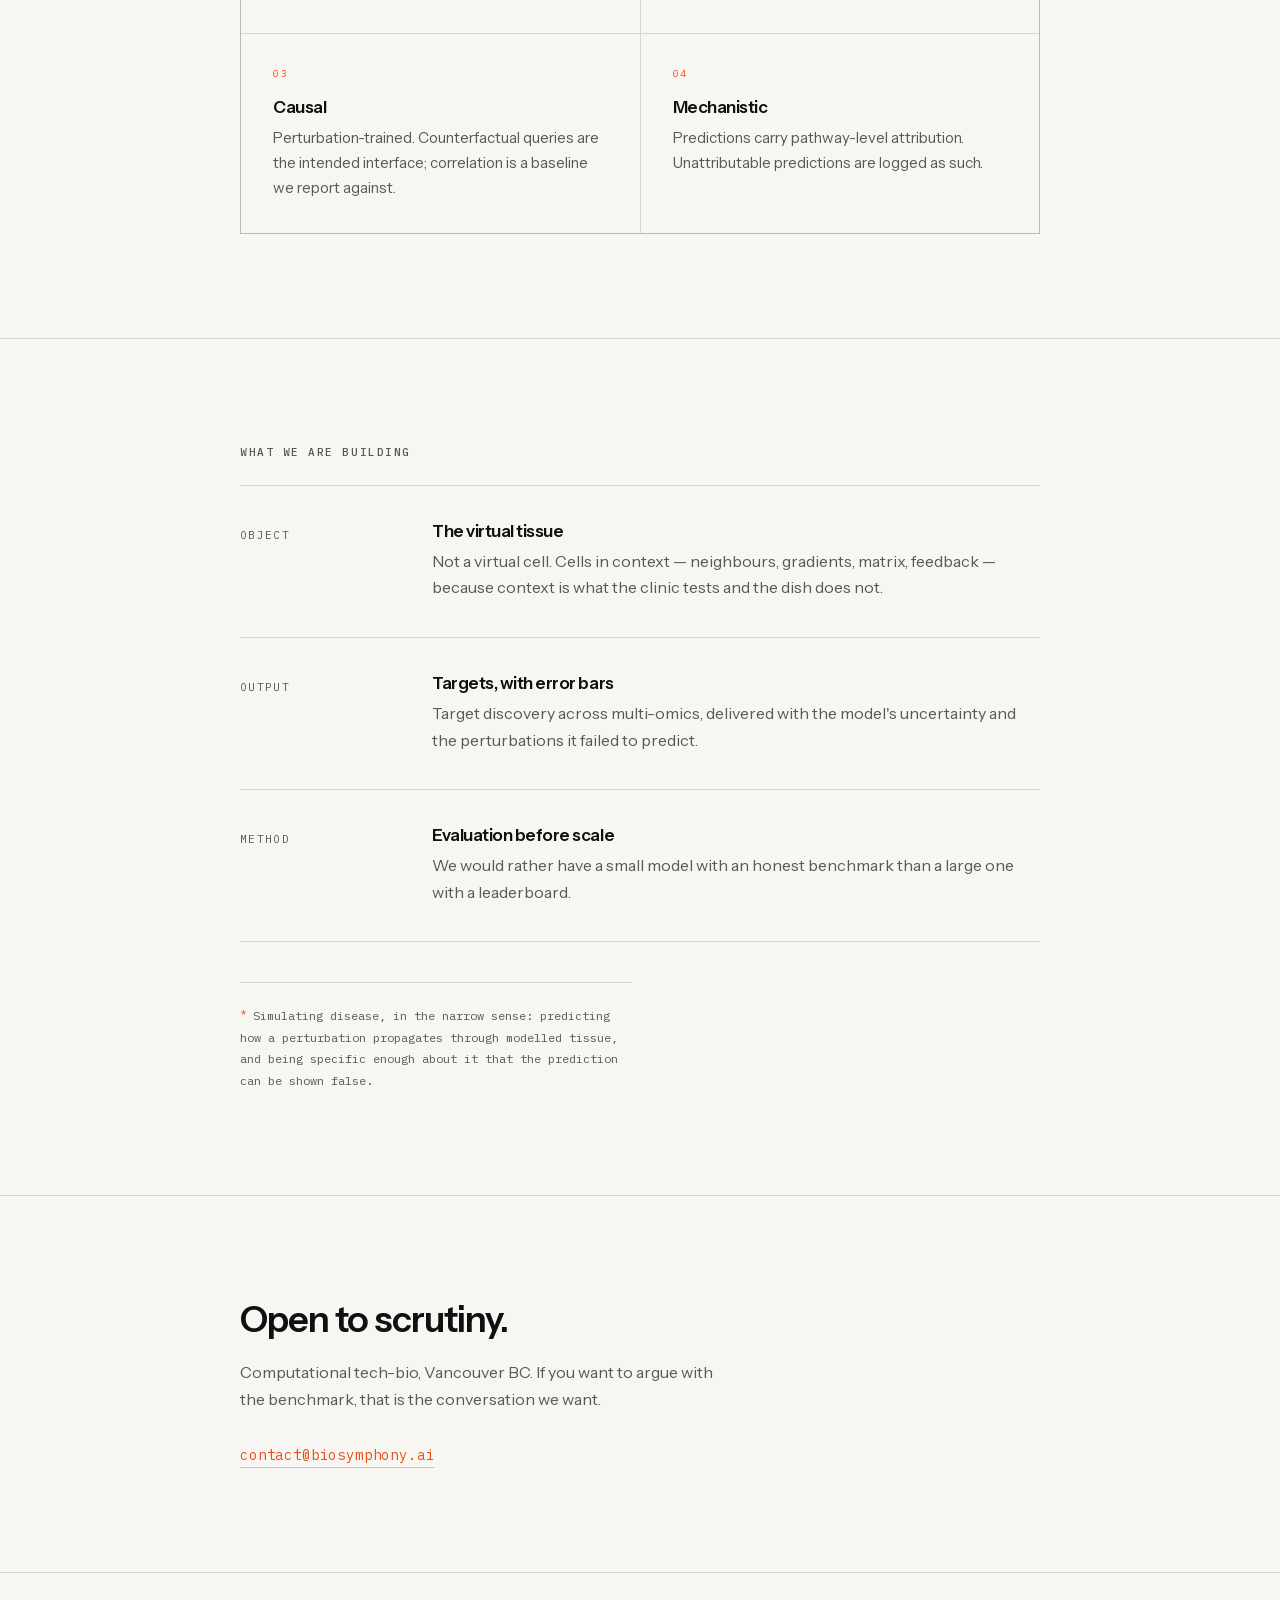
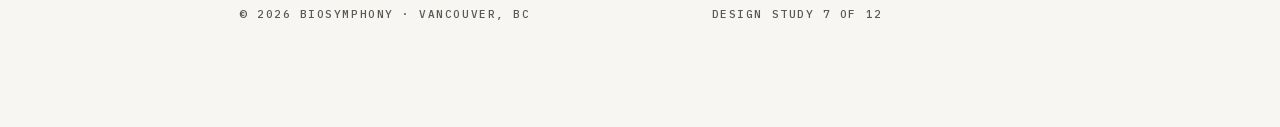
<file: demo/7/index.html>
<!doctype html>
<html lang="en">
<head>
<meta charset="utf-8">
<meta name="viewport" content="width=device-width, initial-scale=1">
<title>The Frontier · Biosymphony design study 7</title>
<meta name="description" content="Biosymphony design system study 7 — The Frontier (2b). One-page treatment of the virtual-tissue positioning.">
<meta name="robots" content="noindex, nofollow">
<meta name="theme-color" content="#101010">
<link rel="icon" type="image/svg+xml" href="../../favicon.svg">
<link rel="stylesheet" href="../demo.css">
<style>
  :root { --ink:#F7F6F2; --ink-2:#FFFFFF; --fg:#101010; --fg-2:#5A5852;
    --accent:#E8501A; --accent-2:#3A3733; --rule:rgba(16,16,16,.14);
    --display:'Instrument Sans',system-ui,sans-serif; --body:'Instrument Sans',system-ui,sans-serif;
    --dw:600; --dt:-.028em; --maxw:58rem; }
  .brand .name{text-transform:lowercase;font-size:1.0625rem}
    h1{text-transform:none}
    h1 .p{color:var(--accent)}
    .fn{font-family:var(--mono);font-size:.75rem;line-height:1.8;color:var(--fg-2);
      max-width:56ch;margin-top:2.5rem;padding-top:1.25rem;border-top:1px solid var(--rule)}
    .fn sup{color:var(--accent)}
    .grid4 .n{color:var(--accent)}
</style>
</head>
<body>

<header class="top">
  <div class="wrap">
    <a class="brand" href="../"><svg viewBox="0 0 110 110" width="20" height="20" aria-hidden="true"><line x1="55" y1="55" x2="97.0" y2="55.0" stroke="#101010" stroke-width="5.5" stroke-linecap="round"/><line x1="55" y1="55" x2="84.7" y2="84.7" stroke="#101010" stroke-width="5.5" stroke-linecap="round"/><line x1="55" y1="55" x2="55.0" y2="97.0" stroke="#101010" stroke-width="5.5" stroke-linecap="round"/><line x1="55" y1="55" x2="25.3" y2="84.7" stroke="#101010" stroke-width="5.5" stroke-linecap="round"/><line x1="55" y1="55" x2="13.0" y2="55.0" stroke="#101010" stroke-width="5.5" stroke-linecap="round"/><line x1="55" y1="55" x2="25.3" y2="25.3" stroke="#101010" stroke-width="5.5" stroke-linecap="round"/><line x1="55" y1="55" x2="55.0" y2="13.0" stroke="#101010" stroke-width="5.5" stroke-linecap="round"/><line x1="55" y1="55" x2="84.7" y2="25.3" stroke="#101010" stroke-width="5.5" stroke-linecap="round"/><circle cx="55" cy="55" r="11" fill="#E8501A"/></svg><span class="name">biosymphony</span></a>
    <nav>
      <a class="hide-sm" href="#thesis">Thesis</a>
      <a class="hide-sm" href="#platform">Platform</a>
      <a class="cta" href="mailto:contact@biosymphony.ai">Contact</a>
    </nav>
  </div>
</header>

<main>
  <section class="hero">
    <div class="wrap">
      <div class="ornament"><svg viewBox="0 0 110 110" width="104" height="104" aria-hidden="true"><line x1="55" y1="55" x2="97.0" y2="55.0" stroke="#101010" stroke-width="5.5" stroke-linecap="round"/><line x1="55" y1="55" x2="84.7" y2="84.7" stroke="#101010" stroke-width="5.5" stroke-linecap="round"/><line x1="55" y1="55" x2="55.0" y2="97.0" stroke="#101010" stroke-width="5.5" stroke-linecap="round"/><line x1="55" y1="55" x2="25.3" y2="84.7" stroke="#101010" stroke-width="5.5" stroke-linecap="round"/><line x1="55" y1="55" x2="13.0" y2="55.0" stroke="#101010" stroke-width="5.5" stroke-linecap="round"/><line x1="55" y1="55" x2="25.3" y2="25.3" stroke="#101010" stroke-width="5.5" stroke-linecap="round"/><line x1="55" y1="55" x2="55.0" y2="13.0" stroke="#101010" stroke-width="5.5" stroke-linecap="round"/><line x1="55" y1="55" x2="84.7" y2="25.3" stroke="#101010" stroke-width="5.5" stroke-linecap="round"/><circle cx="55" cy="55" r="11" fill="#E8501A"/></svg></div>
      <span class="mono eyebrow">Simulating disease*</span>
      <h1>A virtual tissue, built to be wrong in measurable ways<span class="p">.</span></h1>
      <p class="lede">Most models of biology are unfalsifiable in practice: broad enough to explain any outcome, evaluated on data they were fit to. We are building the other kind — multimodal, multi-scale, causal, mechanistic, and specific enough to be caught out.</p>
      
    </div>
  </section>

  <section class="thesis" id="thesis">
    <div class="wrap">
      <span class="mono eyebrow">The thesis</span>
      <p>If it cannot fail a prediction, it is not a model. It is a description.</p>
      <p class="after">The measure we care about is held-out perturbation accuracy in unseen tissue. It is a harder benchmark than the field usually reports, it makes early results look worse, and it is the only number that has any relationship to whether a target survives Phase II.</p>
    </div>
  </section>

  <section id="platform">
    <div class="wrap">
      <span class="mono eyebrow">Four commitments</span>
      <div class="grid4"><div><span class="n">01</span><h3>Multimodal</h3><p>Transcriptomic, proteomic, epigenomic and spatial channels in one representation. Modality dropout is a stated failure mode, not a footnote.</p></div><div><span class="n">02</span><h3>Multi-scale</h3><p>Molecular → cellular → tissue, in one model. Scale handoffs are where information is silently discarded.</p></div><div><span class="n">03</span><h3>Causal</h3><p>Perturbation-trained. Counterfactual queries are the intended interface; correlation is a baseline we report against.</p></div><div><span class="n">04</span><h3>Mechanistic</h3><p>Predictions carry pathway-level attribution. Unattributable predictions are logged as such.</p></div></div>
    </div>
  </section>

  <section>
    <div class="wrap">
      <span class="mono eyebrow">What we are building</span>
      <div class="rows"><div class="row"><div class="k">Object</div><div><h3>The virtual tissue</h3><p>Not a virtual cell. Cells in context — neighbours, gradients, matrix, feedback — because context is what the clinic tests and the dish does not.</p></div></div><div class="row"><div class="k">Output</div><div><h3>Targets, with error bars</h3><p>Target discovery across multi-omics, delivered with the model's uncertainty and the perturbations it failed to predict.</p></div></div><div class="row"><div class="k">Method</div><div><h3>Evaluation before scale</h3><p>We would rather have a small model with an honest benchmark than a large one with a leaderboard.</p></div></div></div>
      <p class="fn"><sup>*</sup> Simulating disease, in the narrow sense: predicting how a perturbation propagates through modelled tissue, and being specific enough about it that the prediction can be shown false.</p>
    </div>
  </section>

  <section class="cta">
    <div class="wrap">
      <h2>Open to scrutiny.</h2>
      <p>Computational tech-bio, Vancouver BC. If you want to argue with the benchmark, that is the conversation we want.</p>
      <a class="mail link" href="mailto:contact@biosymphony.ai">contact@biosymphony.ai</a>
    </div>
  </section>
</main>

<footer>
  <div class="wrap">
    <span class="mono">&copy; 2026 Biosymphony · Vancouver, BC</span>
    <a class="mono" href="../" style="text-decoration:none">Design study 7 of 12</a>
  </div>
</footer>

<div class="spec">
  <div class="wrap">
    <span class="tag">2b</span>
    <span class="nm">The Frontier</span>
    <span class="sw"><i style="background:#101010"></i><i style="background:#3A3733"></i><i style="background:#E8501A"></i><i style="background:#C9C4BA"></i><i style="background:#F7F6F2"></i></span>
    <span class="meta">Instrument Sans · Plex Mono</span>
    <span class="meta">RESEARCH-LAB MINIMAL</span>
    <span class="nav"><a rel="prev" href="../6/">&larr; prev</a><a href="../">all 12</a><a rel="next" href="../8/">next &rarr;</a><span class="hint" aria-hidden="true"><b class="k">&larr; &rarr; keys</b><b class="t">or swipe</b></span></span>
  </div>
</div>
<script src="../nav.js" defer></script>
</body>
</html>
</file>
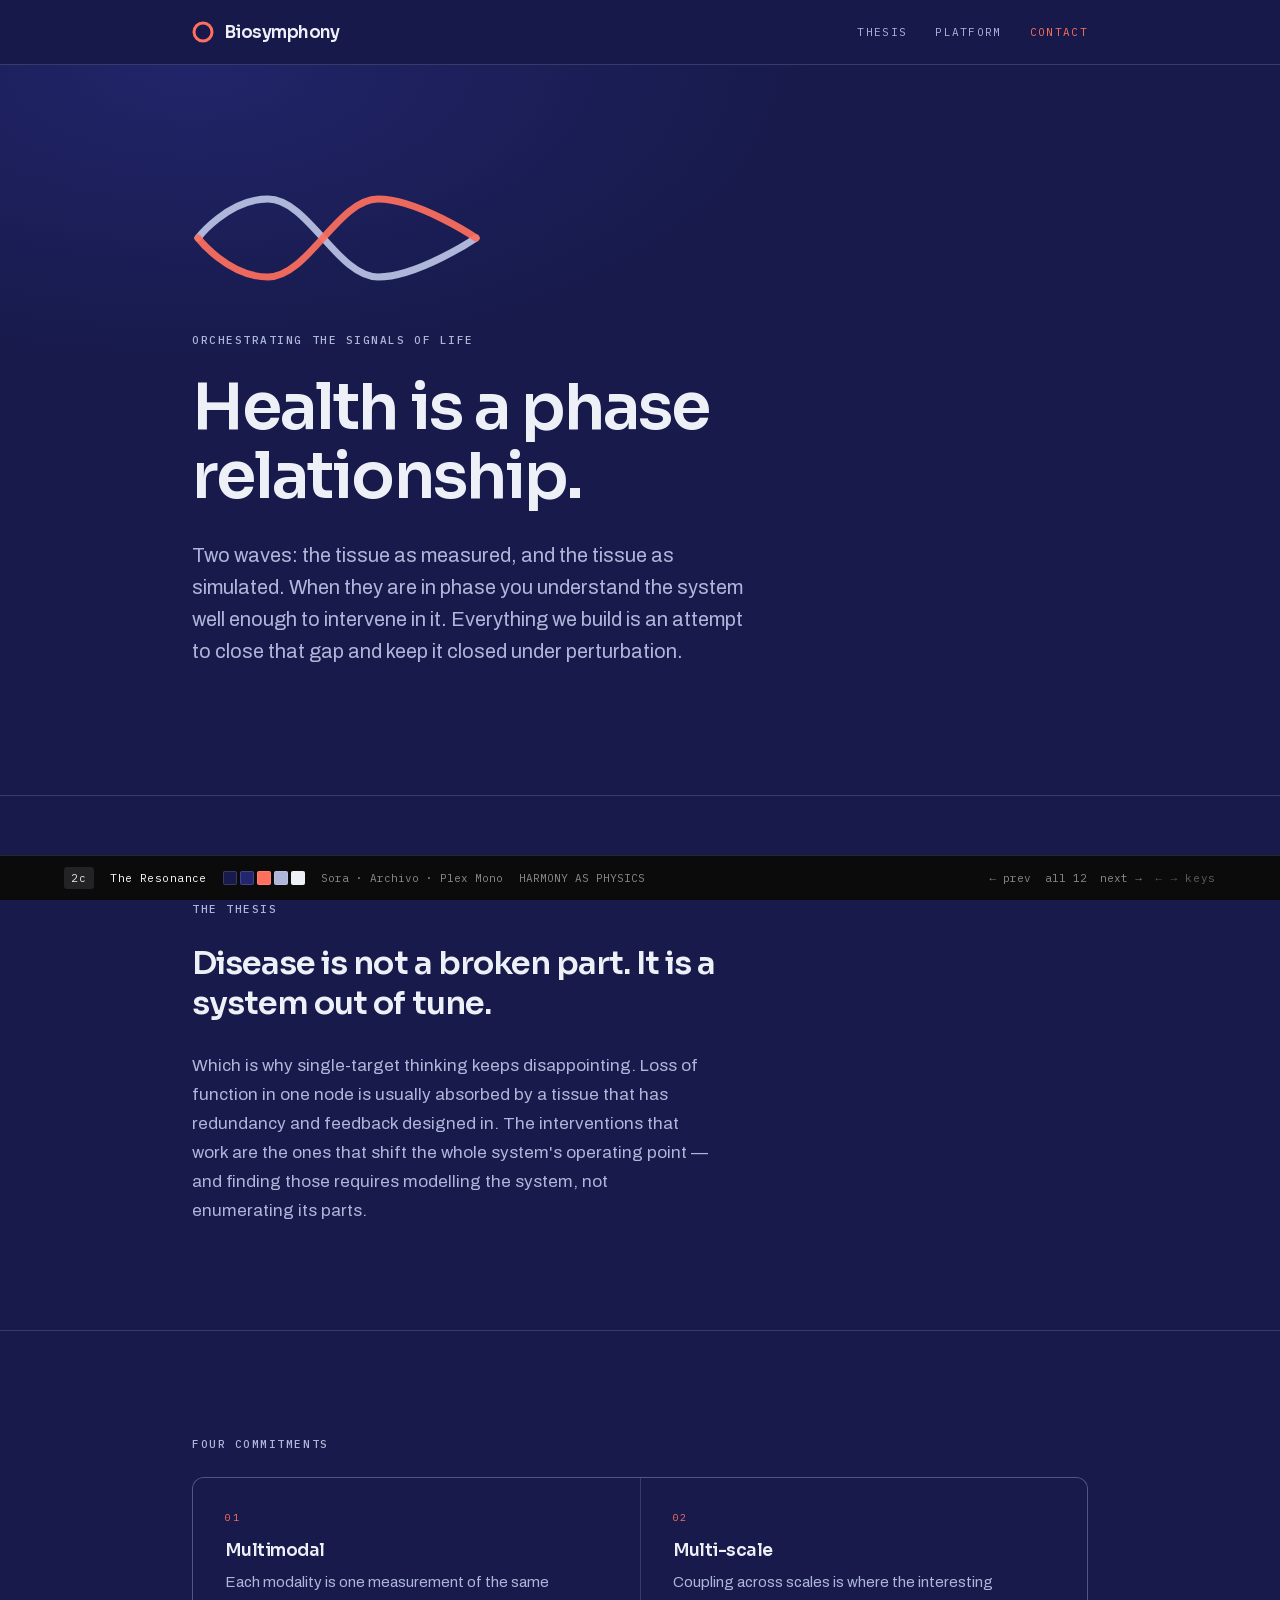
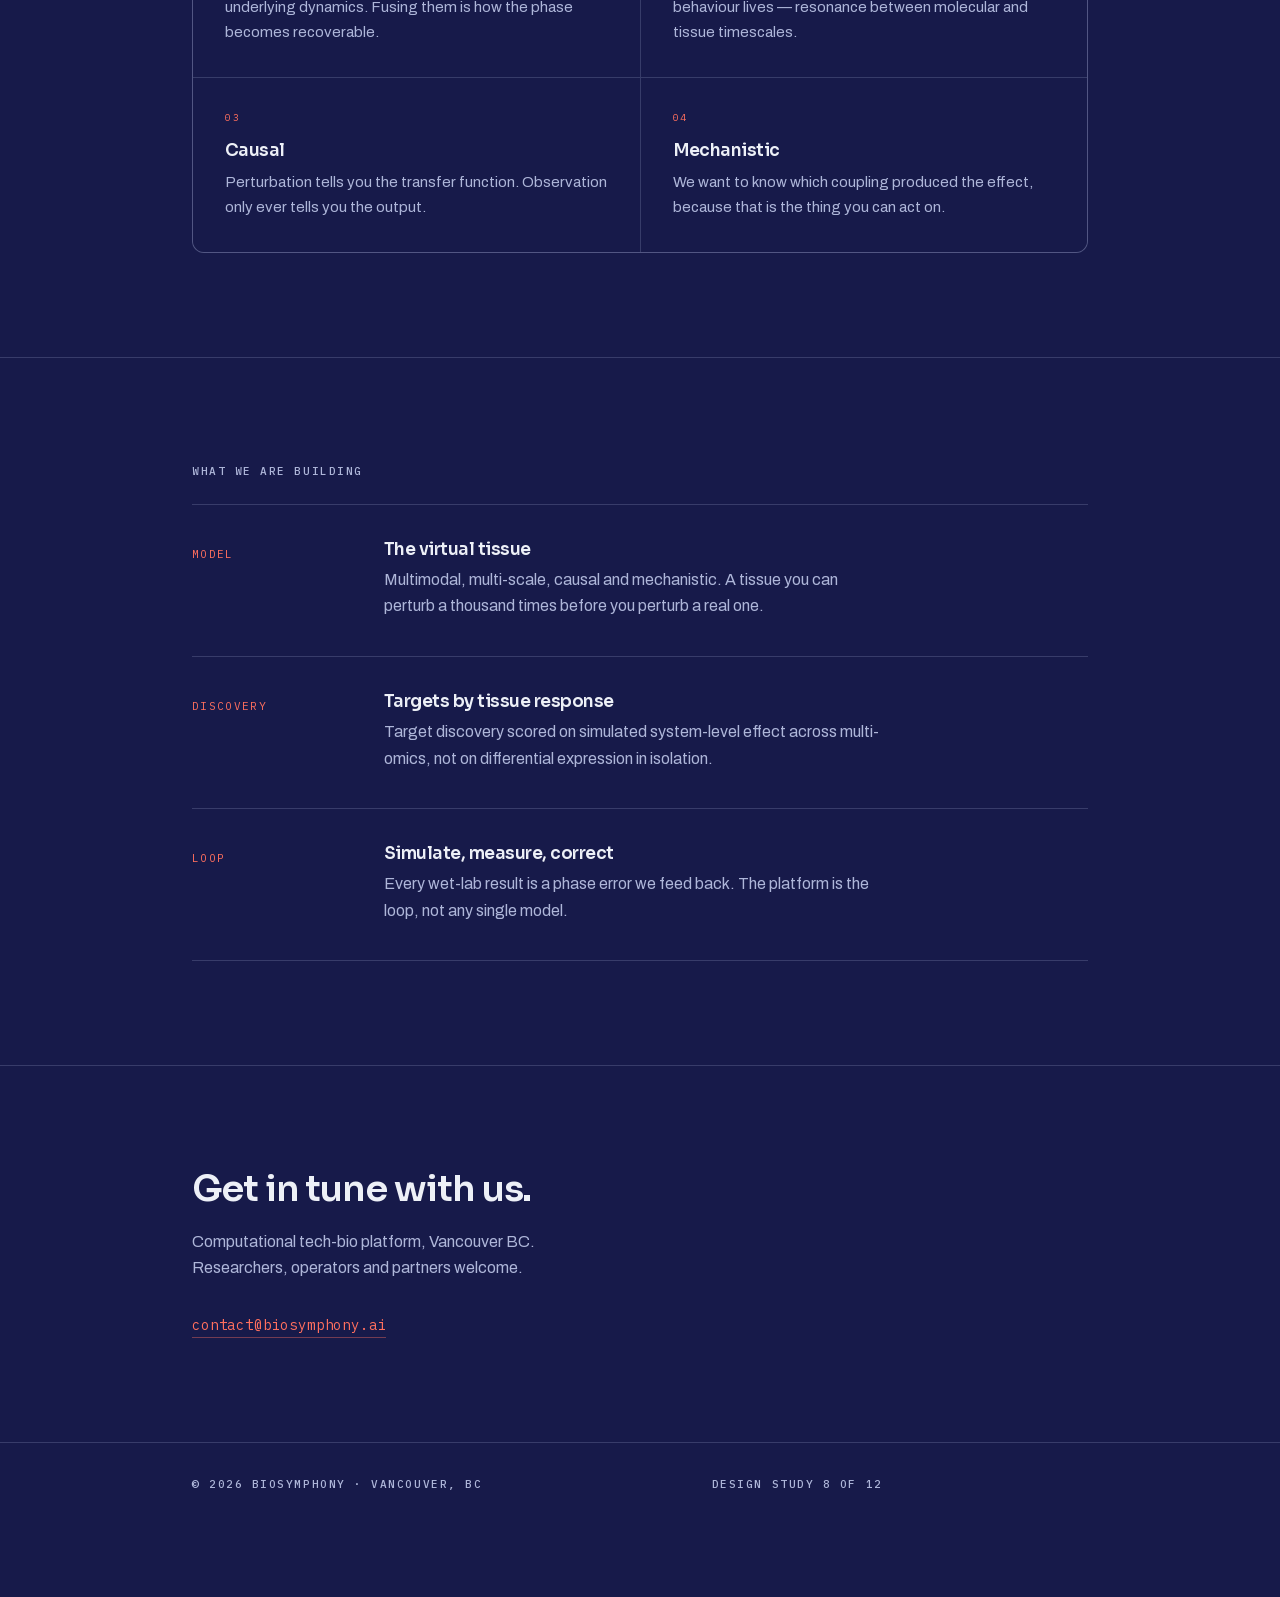
<file: demo/8/index.html>
<!doctype html>
<html lang="en">
<head>
<meta charset="utf-8">
<meta name="viewport" content="width=device-width, initial-scale=1">
<title>The Resonance · Biosymphony design study 8</title>
<meta name="description" content="Biosymphony design system study 8 — The Resonance (2c). One-page treatment of the virtual-tissue positioning.">
<meta name="robots" content="noindex, nofollow">
<meta name="theme-color" content="#171A4A">
<link rel="icon" type="image/svg+xml" href="../../favicon.svg">
<link rel="stylesheet" href="../demo.css">
<style>
  :root { --ink:#171A4A; --ink-2:#23266E; --fg:#EDF0F7; --fg-2:#AEB6D9;
    --accent:#FF6F5E; --accent-2:#AEB6D9; --rule:rgba(174,182,217,.22);
    --display:'Sora',system-ui,sans-serif; --body:'Archivo',system-ui,sans-serif;
    --dw:600; --dt:-.03em; --radius:12px; }
  .grid4 .n{color:var(--accent)}
    .row .k{color:var(--accent)}
    .hero{background:radial-gradient(ellipse 70% 60% at 15% 0%,rgba(35,38,110,.85),transparent 70%)}
</style>
</head>
<body>

<header class="top">
  <div class="wrap">
    <a class="brand" href="../"><svg width="22" height="22" viewBox="0 0 22 22" aria-hidden="true"><circle cx="11" cy="11" r="9" fill="none" stroke="#FF6F5E" stroke-width="3"/></svg><span class="name">Biosymphony</span></a>
    <nav>
      <a class="hide-sm" href="#thesis">Thesis</a>
      <a class="hide-sm" href="#platform">Platform</a>
      <a class="cta" href="mailto:contact@biosymphony.ai">Contact</a>
    </nav>
  </div>
</header>

<main>
  <section class="hero">
    <div class="wrap">
      <div class="ornament"><svg viewBox="0 0 300 90" width="300" height="90" fill="none" aria-hidden="true">
  <path d="M6 45C6 45 36 6 76 6s70 78 110 78 98-39 98-39" stroke="#AEB6D9" stroke-width="7" stroke-linecap="round"/>
  <path d="M6 45C6 45 36 84 76 84s70-78 110-78 98 39 98 39" stroke="#FF6F5E" stroke-width="7" stroke-linecap="round" opacity=".92"/>
</svg></div>
      <span class="mono eyebrow">Orchestrating the signals of life</span>
      <h1>Health is a phase relationship.</h1>
      <p class="lede">Two waves: the tissue as measured, and the tissue as simulated. When they are in phase you understand the system well enough to intervene in it. Everything we build is an attempt to close that gap and keep it closed under perturbation.</p>
      
    </div>
  </section>

  <section class="thesis" id="thesis">
    <div class="wrap">
      <span class="mono eyebrow">The thesis</span>
      <p>Disease is not a broken part. It is a system out of tune.</p>
      <p class="after">Which is why single-target thinking keeps disappointing. Loss of function in one node is usually absorbed by a tissue that has redundancy and feedback designed in. The interventions that work are the ones that shift the whole system's operating point — and finding those requires modelling the system, not enumerating its parts.</p>
    </div>
  </section>

  <section id="platform">
    <div class="wrap">
      <span class="mono eyebrow">Four commitments</span>
      <div class="grid4"><div><span class="n">01</span><h3>Multimodal</h3><p>Each modality is one measurement of the same underlying dynamics. Fusing them is how the phase becomes recoverable.</p></div><div><span class="n">02</span><h3>Multi-scale</h3><p>Coupling across scales is where the interesting behaviour lives — resonance between molecular and tissue timescales.</p></div><div><span class="n">03</span><h3>Causal</h3><p>Perturbation tells you the transfer function. Observation only ever tells you the output.</p></div><div><span class="n">04</span><h3>Mechanistic</h3><p>We want to know which coupling produced the effect, because that is the thing you can act on.</p></div></div>
    </div>
  </section>

  <section>
    <div class="wrap">
      <span class="mono eyebrow">What we are building</span>
      <div class="rows"><div class="row"><div class="k">Model</div><div><h3>The virtual tissue</h3><p>Multimodal, multi-scale, causal and mechanistic. A tissue you can perturb a thousand times before you perturb a real one.</p></div></div><div class="row"><div class="k">Discovery</div><div><h3>Targets by tissue response</h3><p>Target discovery scored on simulated system-level effect across multi-omics, not on differential expression in isolation.</p></div></div><div class="row"><div class="k">Loop</div><div><h3>Simulate, measure, correct</h3><p>Every wet-lab result is a phase error we feed back. The platform is the loop, not any single model.</p></div></div></div>
      
    </div>
  </section>

  <section class="cta">
    <div class="wrap">
      <h2>Get in tune with us.</h2>
      <p>Computational tech-bio platform, Vancouver BC. Researchers, operators and partners welcome.</p>
      <a class="mail link" href="mailto:contact@biosymphony.ai">contact@biosymphony.ai</a>
    </div>
  </section>
</main>

<footer>
  <div class="wrap">
    <span class="mono">&copy; 2026 Biosymphony · Vancouver, BC</span>
    <a class="mono" href="../" style="text-decoration:none">Design study 8 of 12</a>
  </div>
</footer>

<div class="spec">
  <div class="wrap">
    <span class="tag">2c</span>
    <span class="nm">The Resonance</span>
    <span class="sw"><i style="background:#171A4A"></i><i style="background:#23266E"></i><i style="background:#FF6F5E"></i><i style="background:#AEB6D9"></i><i style="background:#EDF0F7"></i></span>
    <span class="meta">Sora · Archivo · Plex Mono</span>
    <span class="meta">HARMONY AS PHYSICS</span>
    <span class="nav"><a rel="prev" href="../7/">&larr; prev</a><a href="../">all 12</a><a rel="next" href="../9/">next &rarr;</a><span class="hint" aria-hidden="true"><b class="k">&larr; &rarr; keys</b><b class="t">or swipe</b></span></span>
  </div>
</div>
<script src="../nav.js" defer></script>
</body>
</html>
</file>
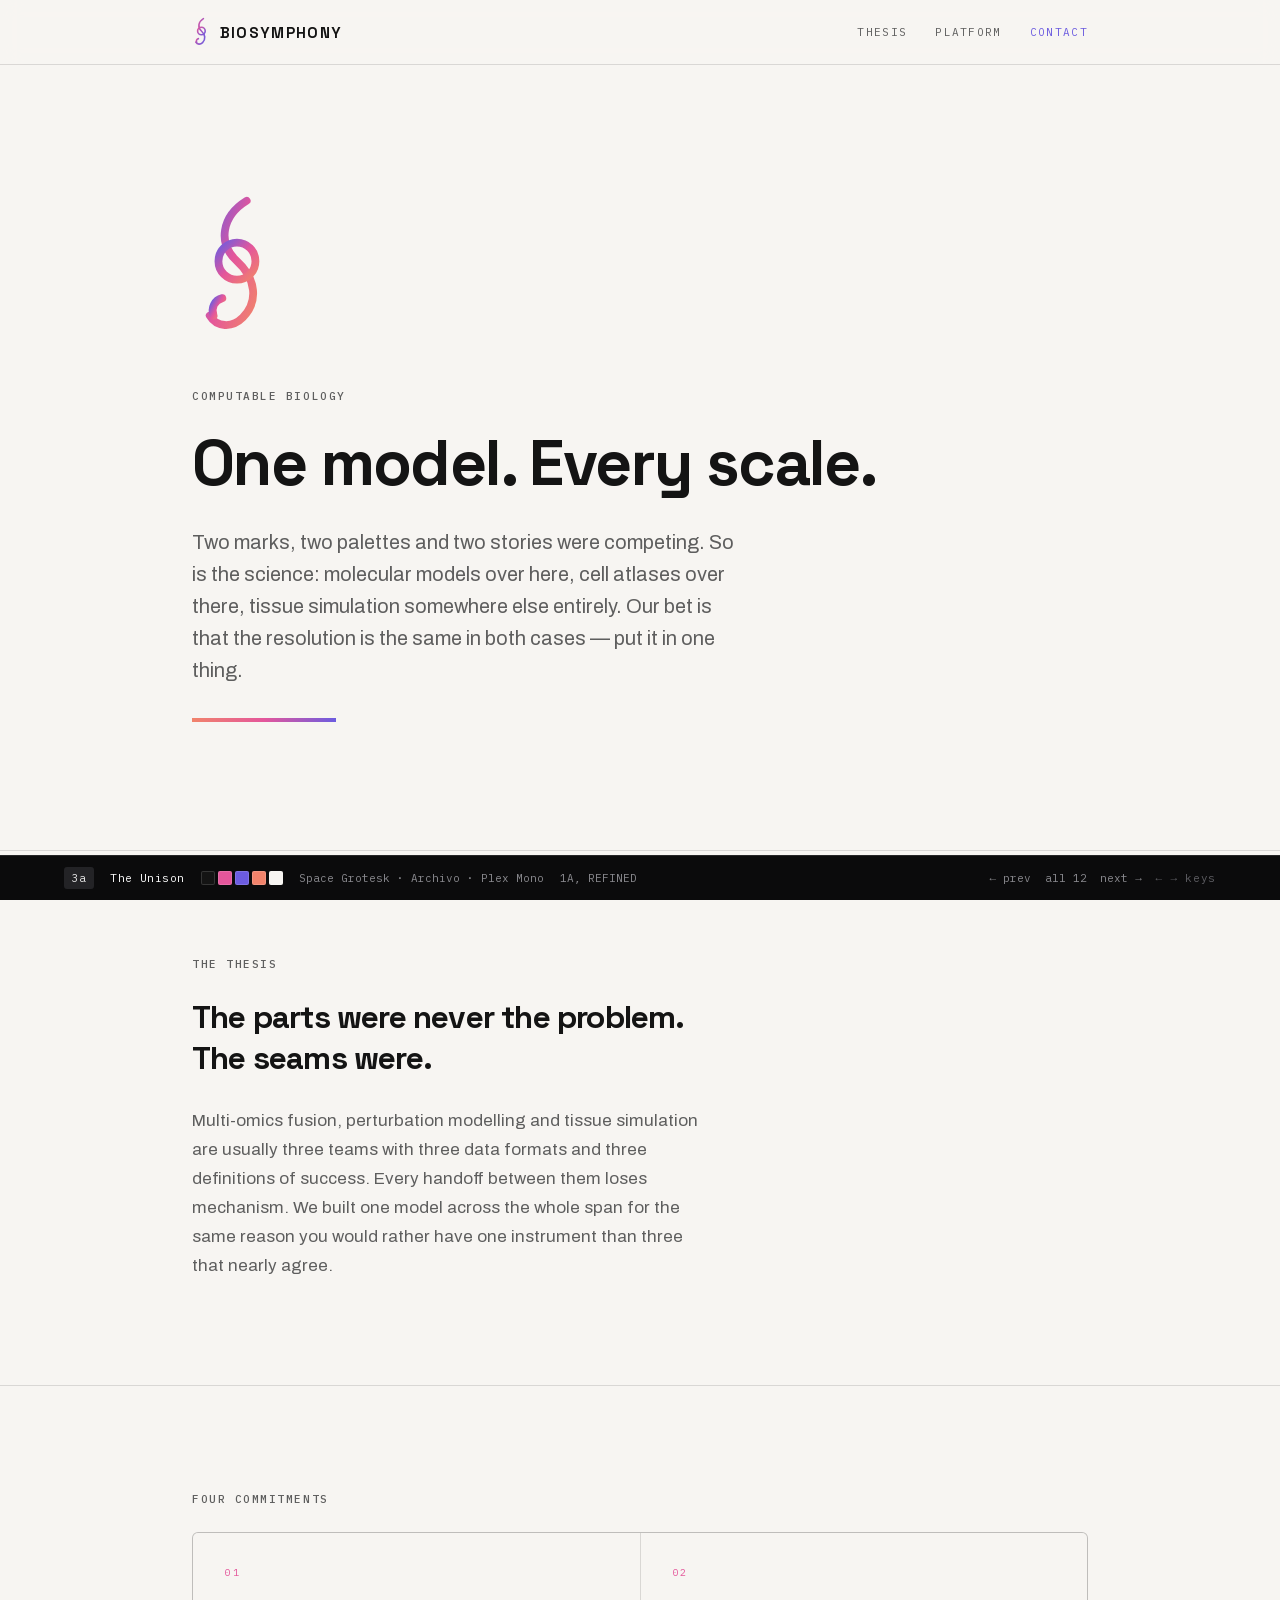
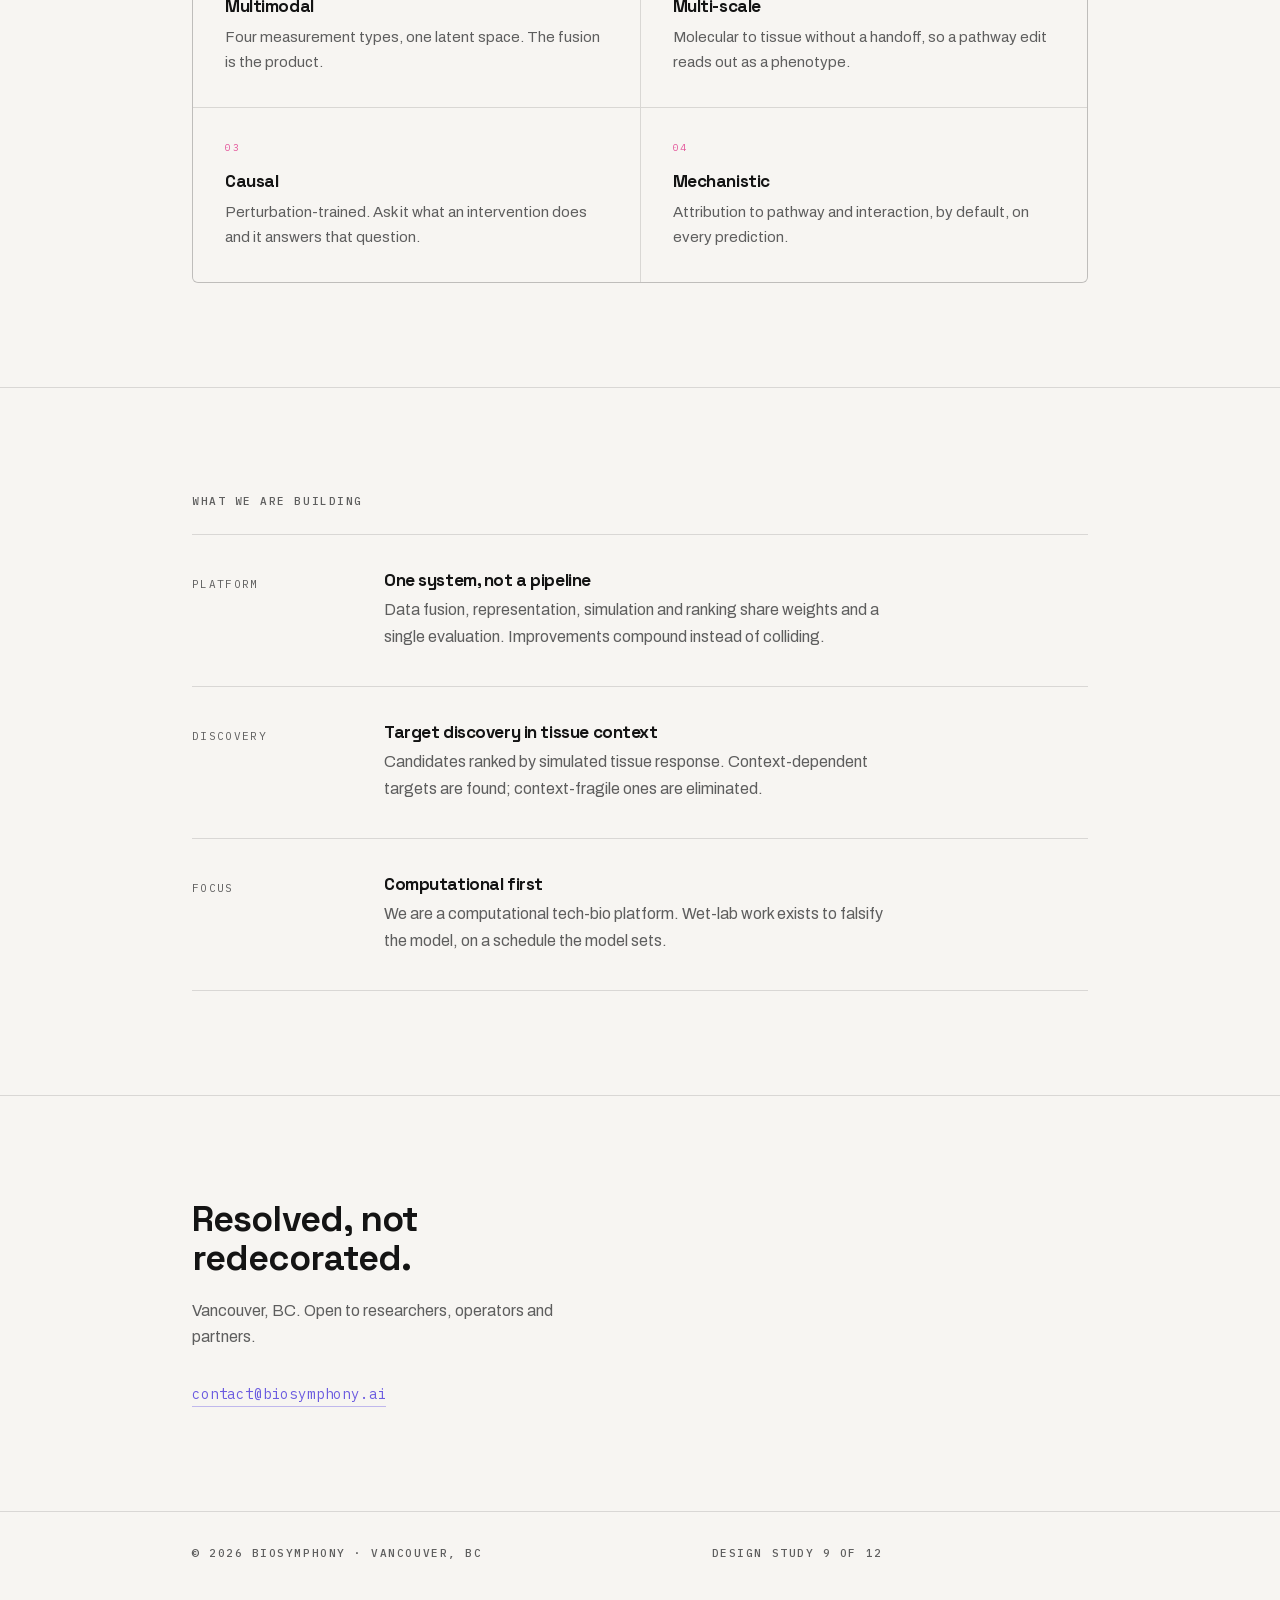
<file: demo/9/index.html>
<!doctype html>
<html lang="en">
<head>
<meta charset="utf-8">
<meta name="viewport" content="width=device-width, initial-scale=1">
<title>The Unison · Biosymphony design study 9</title>
<meta name="description" content="Biosymphony design system study 9 — The Unison (3a). One-page treatment of the virtual-tissue positioning.">
<meta name="robots" content="noindex, nofollow">
<meta name="theme-color" content="#141414">
<link rel="icon" type="image/svg+xml" href="../../favicon.svg">
<link rel="stylesheet" href="../demo.css">
<style>
  :root { --ink:#F7F5F2; --ink-2:#FFFFFF; --fg:#141414; --fg-2:#5E5E5E;
    --accent:#6C5CE0; --accent-2:#E4569B; --rule:rgba(20,20,20,.13);
    --display:'Space Grotesk',system-ui,sans-serif; --body:'Archivo',system-ui,sans-serif;
    --dw:700; --dt:-.025em; --radius:6px; }
  .brand .name{text-transform:uppercase;letter-spacing:.09em;font-size:.9375rem}
    .grid4 .n{color:var(--accent-2)}
    .cta .mail{color:var(--accent)}
    .band{height:4px;width:9rem;margin-top:2rem;
      background:linear-gradient(90deg,#F1836B,#E4569B,#6C5CE0)}
</style>
</head>
<body>

<header class="top">
  <div class="wrap">
    <a class="brand" href="../"><svg viewBox="0 0 88 150" width="18" height="30" fill="none" aria-hidden="true">
  <defs><linearGradient id="mk" x1="0" y1="0" x2="1" y2="1"><stop offset="0" stop-color="#E4569B"/><stop offset="1" stop-color="#6C5CE0"/></linearGradient></defs>
  <path d="M56 8C30 24 26 52 46 70c20 18 22 42 6 58-11 11-27 10-34-2" stroke="url(#mk)" stroke-width="8" stroke-linecap="round"/>
  <circle cx="46" cy="70" r="19" stroke="url(#mk)" stroke-width="8"/>
  <path d="M22 126c-3-8 1-16 9-18" stroke="url(#mk)" stroke-width="8" stroke-linecap="round"/>
</svg><span class="name">Biosymphony</span></a>
    <nav>
      <a class="hide-sm" href="#thesis">Thesis</a>
      <a class="hide-sm" href="#platform">Platform</a>
      <a class="cta" href="mailto:contact@biosymphony.ai">Contact</a>
    </nav>
  </div>
</header>

<main>
  <section class="hero">
    <div class="wrap">
      <div class="ornament"><svg viewBox="0 0 88 150" width="86" height="146" fill="none" aria-hidden="true">
  <defs><linearGradient id="hero" x1="0" y1="0" x2="1" y2="1"><stop offset="0" stop-color="#6C5CE0"/><stop offset=".5" stop-color="#E4569B"/><stop offset="1" stop-color="#F1836B"/></linearGradient></defs>
  <path d="M56 8C30 24 26 52 46 70c20 18 22 42 6 58-11 11-27 10-34-2" stroke="url(#hero)" stroke-width="8" stroke-linecap="round"/>
  <circle cx="46" cy="70" r="19" stroke="url(#hero)" stroke-width="8"/>
  <path d="M22 126c-3-8 1-16 9-18" stroke="url(#hero)" stroke-width="8" stroke-linecap="round"/>
</svg></div>
      <span class="mono eyebrow">Computable biology</span>
      <h1>One model. Every scale.</h1>
      <p class="lede">Two marks, two palettes and two stories were competing. So is the science: molecular models over here, cell atlases over there, tissue simulation somewhere else entirely. Our bet is that the resolution is the same in both cases — put it in one thing.</p>
      <div class="band"></div>
    </div>
  </section>

  <section class="thesis" id="thesis">
    <div class="wrap">
      <span class="mono eyebrow">The thesis</span>
      <p>The parts were never the problem. The seams were.</p>
      <p class="after">Multi-omics fusion, perturbation modelling and tissue simulation are usually three teams with three data formats and three definitions of success. Every handoff between them loses mechanism. We built one model across the whole span for the same reason you would rather have one instrument than three that nearly agree.</p>
    </div>
  </section>

  <section id="platform">
    <div class="wrap">
      <span class="mono eyebrow">Four commitments</span>
      <div class="grid4"><div><span class="n">01</span><h3>Multimodal</h3><p>Four measurement types, one latent space. The fusion is the product.</p></div><div><span class="n">02</span><h3>Multi-scale</h3><p>Molecular to tissue without a handoff, so a pathway edit reads out as a phenotype.</p></div><div><span class="n">03</span><h3>Causal</h3><p>Perturbation-trained. Ask it what an intervention does and it answers that question.</p></div><div><span class="n">04</span><h3>Mechanistic</h3><p>Attribution to pathway and interaction, by default, on every prediction.</p></div></div>
    </div>
  </section>

  <section>
    <div class="wrap">
      <span class="mono eyebrow">What we are building</span>
      <div class="rows"><div class="row"><div class="k">Platform</div><div><h3>One system, not a pipeline</h3><p>Data fusion, representation, simulation and ranking share weights and a single evaluation. Improvements compound instead of colliding.</p></div></div><div class="row"><div class="k">Discovery</div><div><h3>Target discovery in tissue context</h3><p>Candidates ranked by simulated tissue response. Context-dependent targets are found; context-fragile ones are eliminated.</p></div></div><div class="row"><div class="k">Focus</div><div><h3>Computational first</h3><p>We are a computational tech-bio platform. Wet-lab work exists to falsify the model, on a schedule the model sets.</p></div></div></div>
      
    </div>
  </section>

  <section class="cta">
    <div class="wrap">
      <h2>Resolved, not redecorated.</h2>
      <p>Vancouver, BC. Open to researchers, operators and partners.</p>
      <a class="mail link" href="mailto:contact@biosymphony.ai">contact@biosymphony.ai</a>
    </div>
  </section>
</main>

<footer>
  <div class="wrap">
    <span class="mono">&copy; 2026 Biosymphony · Vancouver, BC</span>
    <a class="mono" href="../" style="text-decoration:none">Design study 9 of 12</a>
  </div>
</footer>

<div class="spec">
  <div class="wrap">
    <span class="tag">3a</span>
    <span class="nm">The Unison</span>
    <span class="sw"><i style="background:#141414"></i><i style="background:#E4569B"></i><i style="background:#6C5CE0"></i><i style="background:#F1836B"></i><i style="background:#F7F5F2"></i></span>
    <span class="meta">Space Grotesk · Archivo · Plex Mono</span>
    <span class="meta">1A, REFINED</span>
    <span class="nav"><a rel="prev" href="../8/">&larr; prev</a><a href="../">all 12</a><a rel="next" href="../10/">next &rarr;</a><span class="hint" aria-hidden="true"><b class="k">&larr; &rarr; keys</b><b class="t">or swipe</b></span></span>
  </div>
</div>
<script src="../nav.js" defer></script>
</body>
</html>
</file>
<file: demo/demo.css>
/* ============================================================
   Biosymphony demo scaffold
   Shared structure only. Every page supplies its own tokens
   (colour, type, ornament, rhythm) in an inline <style> block —
   the point of these pages is that the structure is constant
   and the design system is the variable.
   ============================================================ */

/* ---- self-hosted faces (no external requests) ---- */
@font-face { font-family:'Archivo';         font-weight:100 900; font-style:normal; font-display:swap; src:url('../fonts/archivo-var.woff2') format('woff2'); }
@font-face { font-family:'Space Grotesk';   font-weight:300 700; font-style:normal; font-display:swap; src:url('../fonts/spacegrotesk-var.woff2') format('woff2'); }
@font-face { font-family:'Sora';            font-weight:100 800; font-style:normal; font-display:swap; src:url('../fonts/sora-var.woff2') format('woff2'); }
@font-face { font-family:'Instrument Sans'; font-weight:400 700; font-style:normal; font-display:swap; src:url('../fonts/instrumentsans-var.woff2') format('woff2'); }
@font-face { font-family:'Newsreader';      font-weight:200 800; font-style:normal; font-display:swap; src:url('../fonts/newsreader-var.woff2') format('woff2'); }
@font-face { font-family:'Cormorant';       font-weight:300 700; font-style:normal; font-display:swap; src:url('../fonts/cormorant-var.woff2') format('woff2'); }
@font-face { font-family:'Spectral';        font-weight:300; font-style:normal; font-display:swap; src:url('../fonts/spectral-300.woff2') format('woff2'); }
@font-face { font-family:'Spectral';        font-weight:400; font-style:normal; font-display:swap; src:url('../fonts/spectral-400.woff2') format('woff2'); }
@font-face { font-family:'Plex Mono';       font-weight:400; font-style:normal; font-display:swap; src:url('../fonts/plexmono-400.woff2') format('woff2'); }
@font-face { font-family:'Plex Mono';       font-weight:500; font-style:normal; font-display:swap; src:url('../fonts/plexmono-500.woff2') format('woff2'); }

/* ---- defaults a page may override ---- */
:root {
  --ink:#0E0E0E; --ink-2:#1A1A1A; --fg:#F4F4F4; --fg-2:#A2A2A2;
  --accent:#E8501A; --accent-2:#C9C4BA; --rule:rgba(255,255,255,.12);
  --display:'Archivo',system-ui,sans-serif;
  --body:'Archivo',system-ui,sans-serif;
  --mono:'Plex Mono',ui-monospace,SFMono-Regular,Menlo,monospace;
  --dw:600;            /* display weight   */
  --dt:-0.02em;        /* display tracking */
  --dtr:none;          /* display transform */
  --dlh:1.08;          /* display line-height */
  --radius:0px;
  --maxw:64rem;
  --gut:clamp(1.25rem,5vw,4rem);
}

*,*::before,*::after { margin:0; padding:0; box-sizing:border-box; }
html { background:var(--ink); -webkit-text-size-adjust:100%; scroll-behavior:smooth; }
@media (prefers-reduced-motion:reduce){ html{scroll-behavior:auto} }

body {
  background:var(--ink); color:var(--fg);
  font-family:var(--body); font-size:1rem; line-height:1.65;
  -webkit-font-smoothing:antialiased; text-rendering:optimizeLegibility;
  overflow-x:hidden;
}

::selection { background:var(--accent); color:var(--ink); }
:focus-visible { outline:2px solid var(--accent); outline-offset:3px; border-radius:2px; }

.wrap { width:100%; max-width:var(--maxw); margin-inline:auto; padding-inline:var(--gut); }

/* ---- shared micro-typography ---- */
.mono {
  font-family:var(--mono); font-size:.6875rem; font-weight:500;
  letter-spacing:.14em; text-transform:uppercase; color:var(--fg-2);
}
.display {
  font-family:var(--display); font-weight:var(--dw);
  letter-spacing:var(--dt); text-transform:var(--dtr); line-height:var(--dlh);
}
.lede { color:var(--fg-2); font-size:clamp(1.0625rem,1.7vw,1.25rem); line-height:1.6; }

a { color:inherit; }
a.link {
  color:var(--accent); text-decoration:none;
  border-bottom:1px solid color-mix(in srgb, var(--accent) 40%, transparent);
  transition:border-color .18s ease, color .18s ease;
}
a.link:hover { border-bottom-color:var(--accent); }

/* ---- top bar ---- */
.top {
  position:sticky; top:0; z-index:10;
  background:color-mix(in srgb, var(--ink) 88%, transparent);
  backdrop-filter:blur(10px); -webkit-backdrop-filter:blur(10px);
  border-bottom:1px solid var(--rule);
}
.top .wrap { display:flex; align-items:center; gap:1rem; min-height:4rem; }
.brand { display:flex; align-items:center; gap:.6rem; text-decoration:none; }
.brand svg,.brand img { display:block; flex:none; }
.brand .name {
  font-family:var(--display); font-weight:var(--dw);
  letter-spacing:var(--dt); text-transform:var(--dtr);
  font-size:1.0625rem; line-height:1; white-space:nowrap;
}
.top nav { margin-left:auto; display:flex; align-items:center; gap:clamp(.75rem,2.5vw,1.75rem); }
.top nav a { font-family:var(--mono); font-size:.6875rem; letter-spacing:.12em; text-transform:uppercase; color:var(--fg-2); text-decoration:none; transition:color .18s ease; }
.top nav a:hover { color:var(--fg); }
.top nav a.cta { color:var(--accent); }
@media (max-width:34rem){ .top nav a.hide-sm { display:none; } }

/* ---- section rhythm ---- */
section { padding-block:clamp(3.5rem,9vw,6.5rem); }
section + section { border-top:1px solid var(--rule); }
.eyebrow { display:block; margin-bottom:1.5rem; }
h1 { font-size:clamp(2rem,6.2vw,4rem); }
h2 { font-size:clamp(1.5rem,3.6vw,2.25rem); }
h3 { font-size:1.0625rem; }
h1,h2,h3 { font-family:var(--display); font-weight:var(--dw); letter-spacing:var(--dt); line-height:var(--dlh); }

/* ---- hero ---- */
.hero { padding-block:clamp(4rem,12vw,8rem); }
.hero .lede { max-width:46ch; margin-top:1.75rem; }
.ornament { display:block; margin-bottom:clamp(2rem,5vw,3rem); }
.ornament svg,.ornament img { display:block; max-width:100%; height:auto; }

/* ---- thesis: one large statement ---- */
.thesis p {
  font-family:var(--display); font-weight:var(--dw);
  letter-spacing:var(--dt); line-height:1.28;
  font-size:clamp(1.375rem,3.2vw,2rem); max-width:24ch;
}
.thesis .after { font-family:var(--body); font-weight:400; letter-spacing:normal;
  font-size:1.0625rem; line-height:1.7; color:var(--fg-2); max-width:52ch; margin-top:1.75rem; }

/* ---- four principles ---- */
.grid4 { display:grid; grid-template-columns:1fr; gap:1px;
  background:var(--rule); border:1px solid var(--rule); border-radius:var(--radius); overflow:hidden; }
/* 2x2 rather than auto-fit: four items must never leave a dead cell */
@media (min-width:34rem){ .grid4 { grid-template-columns:repeat(2,1fr); } }
.grid4 > div { background:var(--ink); padding:clamp(1.5rem,3vw,2rem); }
.grid4 .n { font-family:var(--mono); font-size:.625rem; letter-spacing:.16em; color:var(--accent); display:block; margin-bottom:1rem; }
.grid4 h3 { margin-bottom:.6rem; }
.grid4 p { color:var(--fg-2); font-size:.9375rem; line-height:1.65; }

/* ---- capability rows ---- */
.rows { border-top:1px solid var(--rule); }
.row { display:grid; grid-template-columns:9rem 1fr; gap:clamp(1rem,4vw,3rem);
  padding-block:clamp(1.5rem,3.5vw,2.25rem); border-bottom:1px solid var(--rule); }
.row .k { font-family:var(--mono); font-size:.6875rem; letter-spacing:.12em; text-transform:uppercase; color:var(--fg-2); padding-top:.35em; }
.row h3 { margin-bottom:.5rem; }
.row p { color:var(--fg-2); max-width:56ch; }
@media (max-width:40rem){ .row { grid-template-columns:1fr; gap:.5rem; } }

/* ---- closing ---- */
.cta h2 { max-width:18ch; }
.cta p { color:var(--fg-2); max-width:44ch; margin-top:1.25rem; }
.cta .mail { display:inline-block; margin-top:2rem; font-family:var(--mono); font-size:.875rem; letter-spacing:.06em; }

footer { border-top:1px solid var(--rule); padding-block:2rem; }
footer .wrap { display:flex; flex-wrap:wrap; gap:.75rem 1.5rem; align-items:center; }
footer .mono { margin-right:auto; }

/* ---- demo chrome: the strip identifying which system this is ---- */
.spec {
  position:fixed; left:0; right:0; bottom:0; z-index:20;
  background:#0B0B0C; color:#E8E8E8; border-top:1px solid #262628;
  font-family:'Plex Mono',ui-monospace,Menlo,monospace; font-size:.6875rem;
}
.spec .wrap { display:flex; align-items:center; gap:.75rem 1rem; flex-wrap:wrap; min-height:2.75rem; padding-block:.5rem; max-width:none; }
.spec .tag { background:#232326; border-radius:3px; padding:.15rem .45rem; letter-spacing:.08em; }
.spec .nm { color:#fff; letter-spacing:.04em; }
.spec .sw { display:flex; gap:3px; }
.spec .sw i { width:14px; height:14px; border-radius:2px; display:block; box-shadow:inset 0 0 0 1px rgba(255,255,255,.14); }
.spec .meta { color:#8A8A8F; }
.spec .nav { margin-left:auto; display:flex; gap:.85rem; }
.spec .nav a { color:#8A8A8F; text-decoration:none; }
.spec .nav a:hover { color:#fff; }
/* keys vs swipe: show whichever the device actually has */
.spec .hint { color:#5E5E63; letter-spacing:.06em; white-space:nowrap; }
.spec .hint b { font-weight:400; }
.spec .hint .t { display:none; }
@media (hover:none) {
  .spec .hint .k { display:none; }
  .spec .hint .t { display:inline; }
}
body { padding-bottom:4.5rem; }
@media (max-width:34rem){ .spec .meta { display:none; } }
</file>
